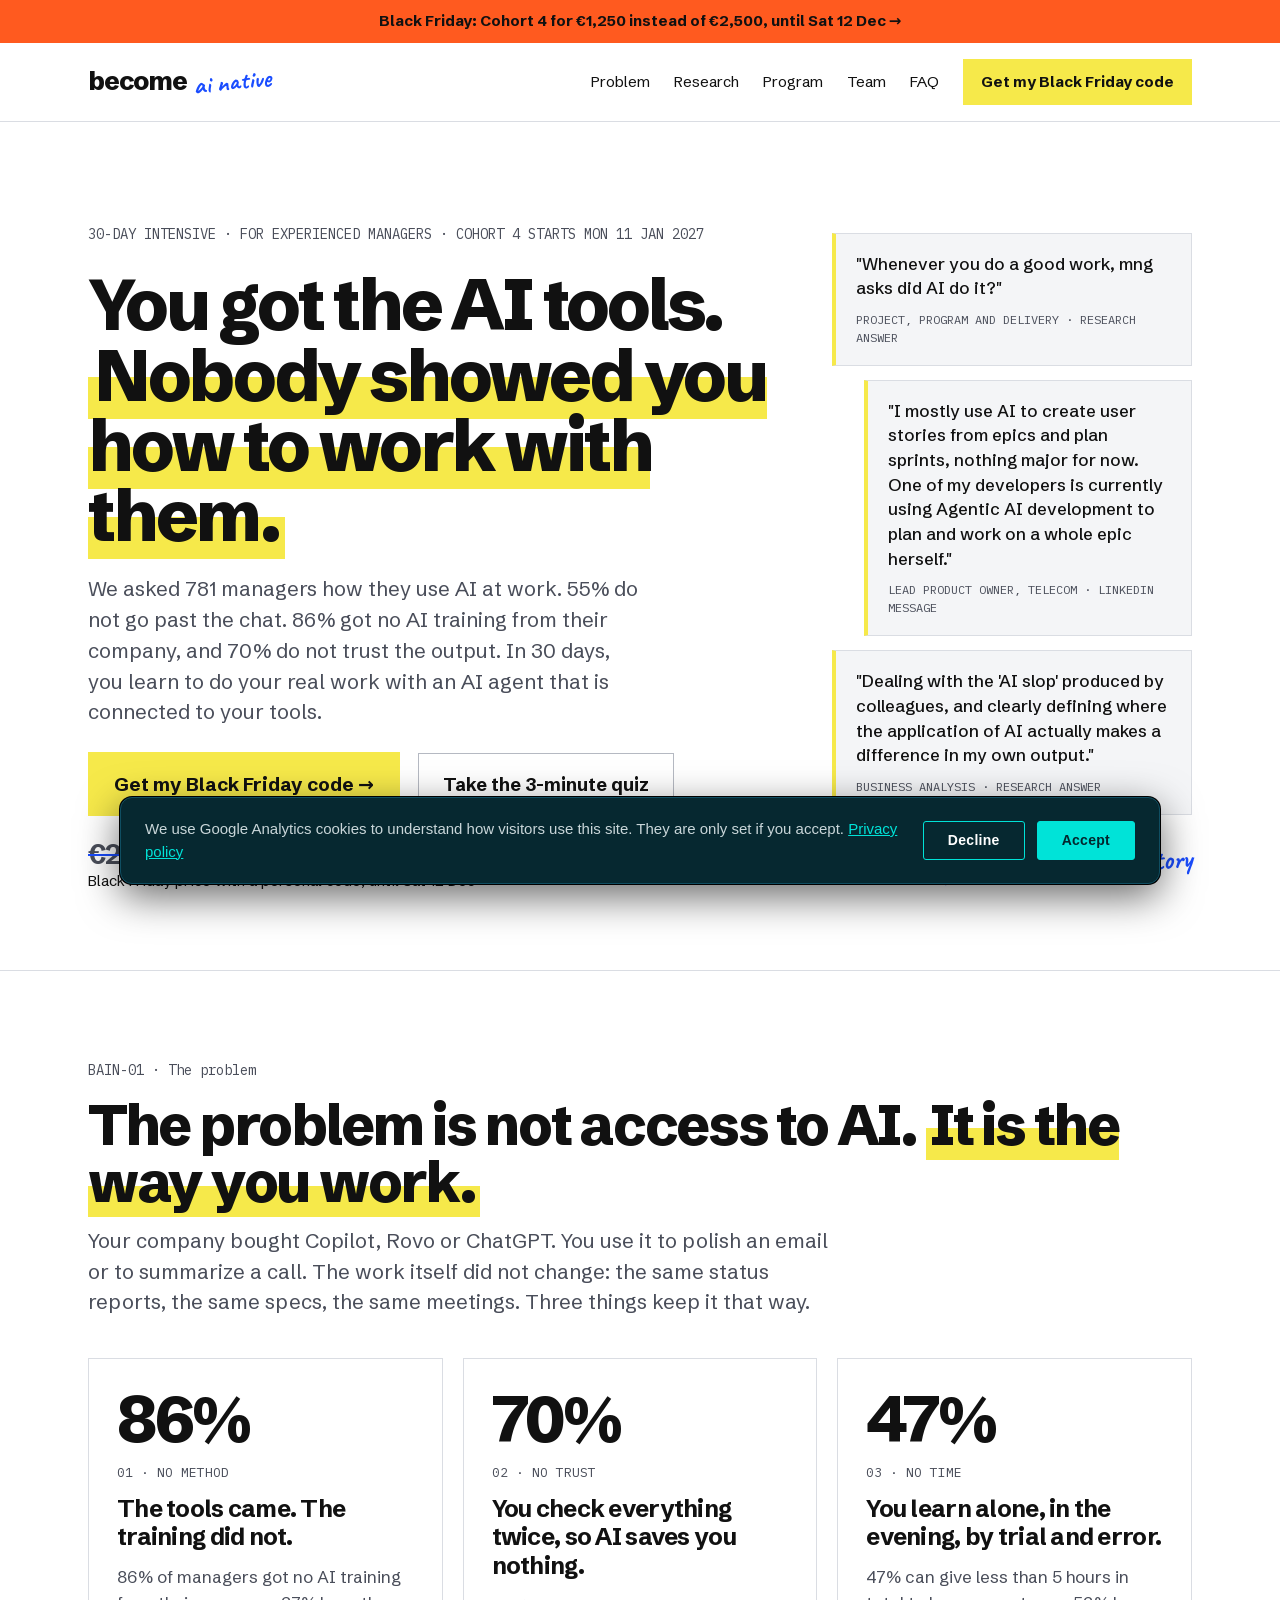
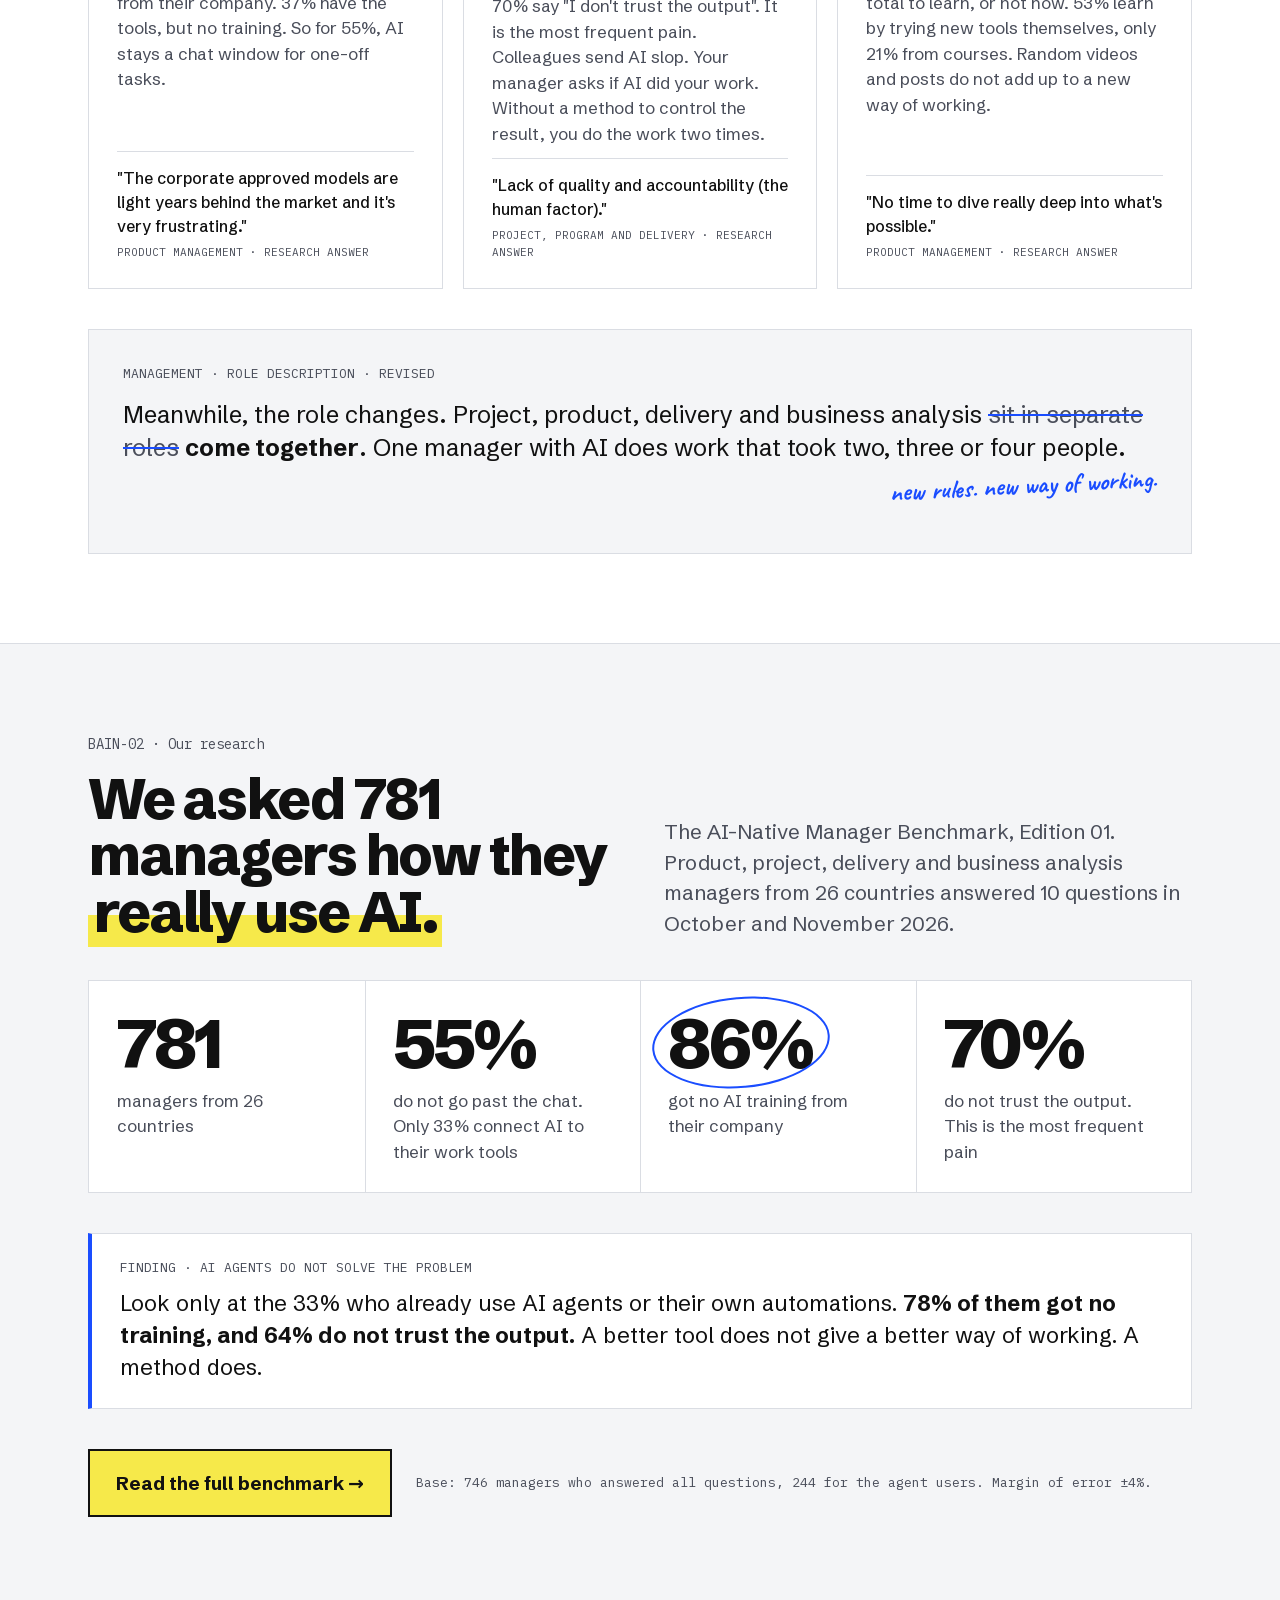
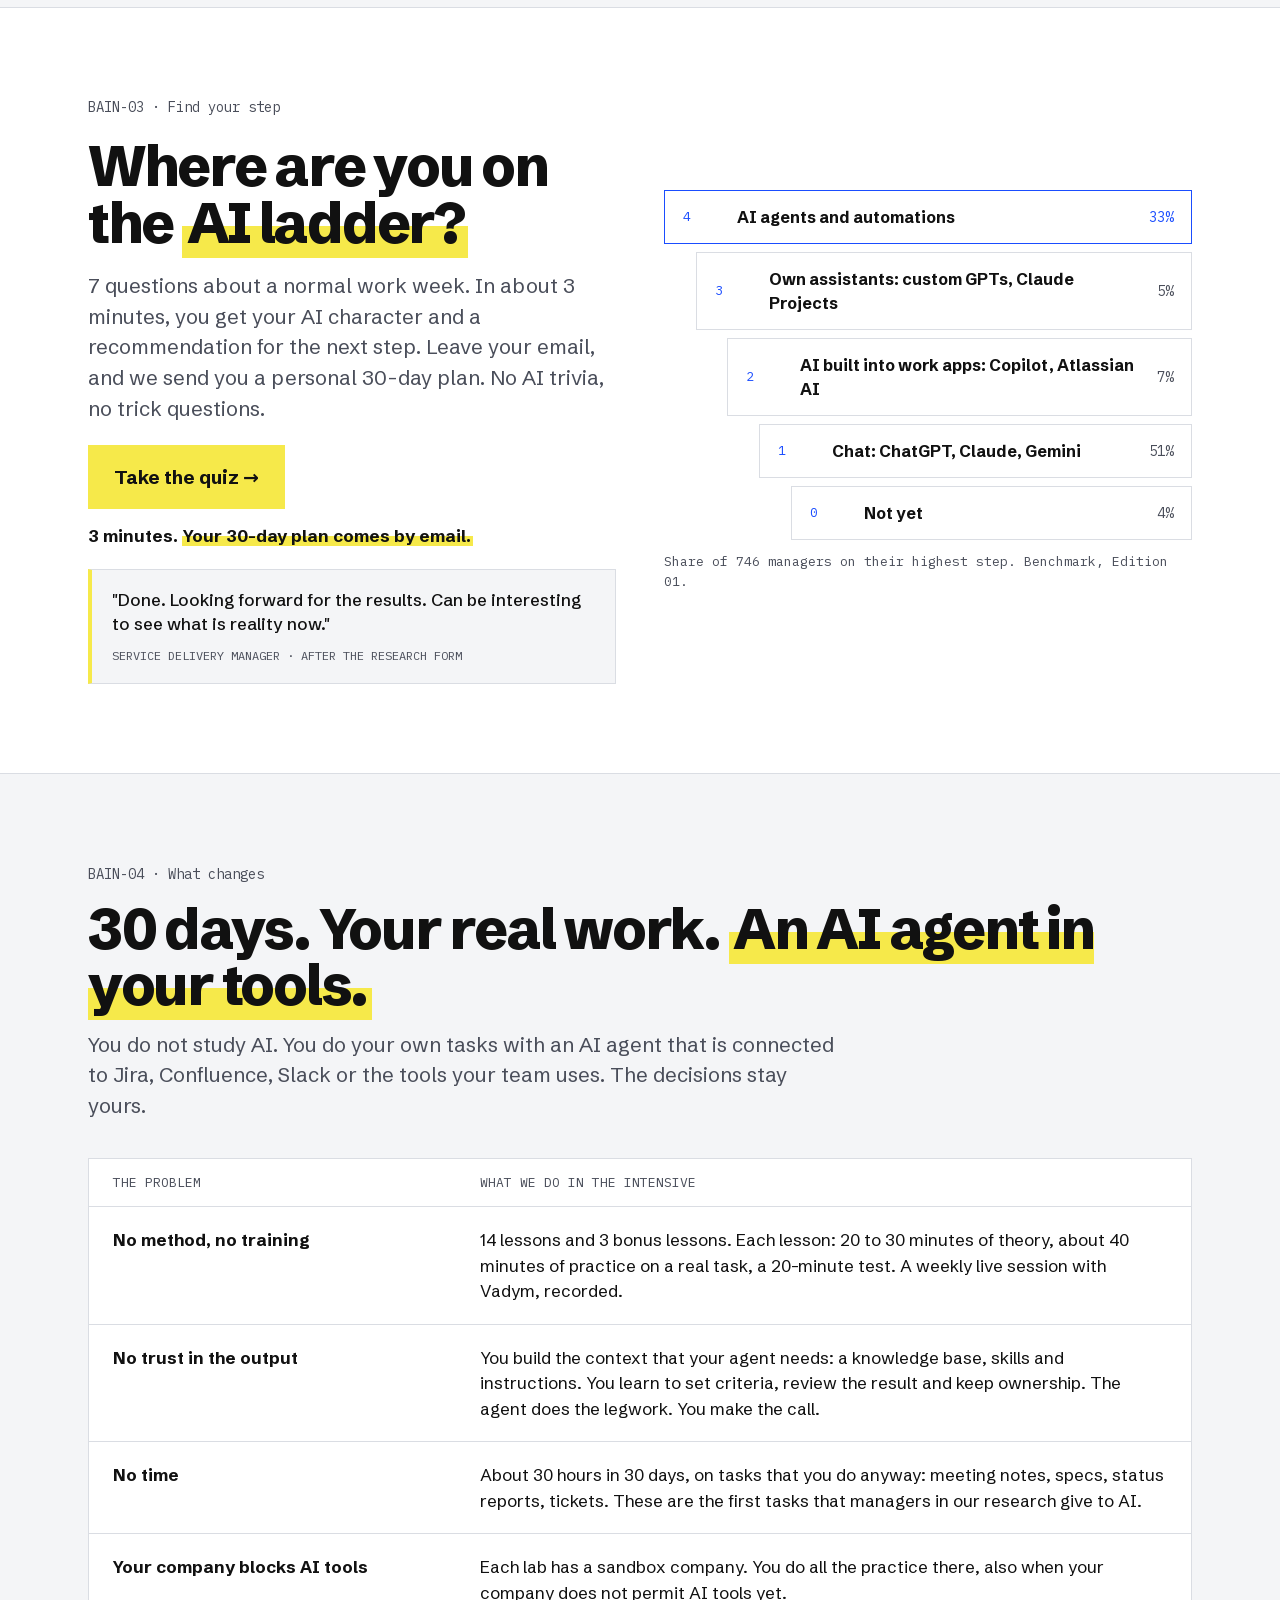
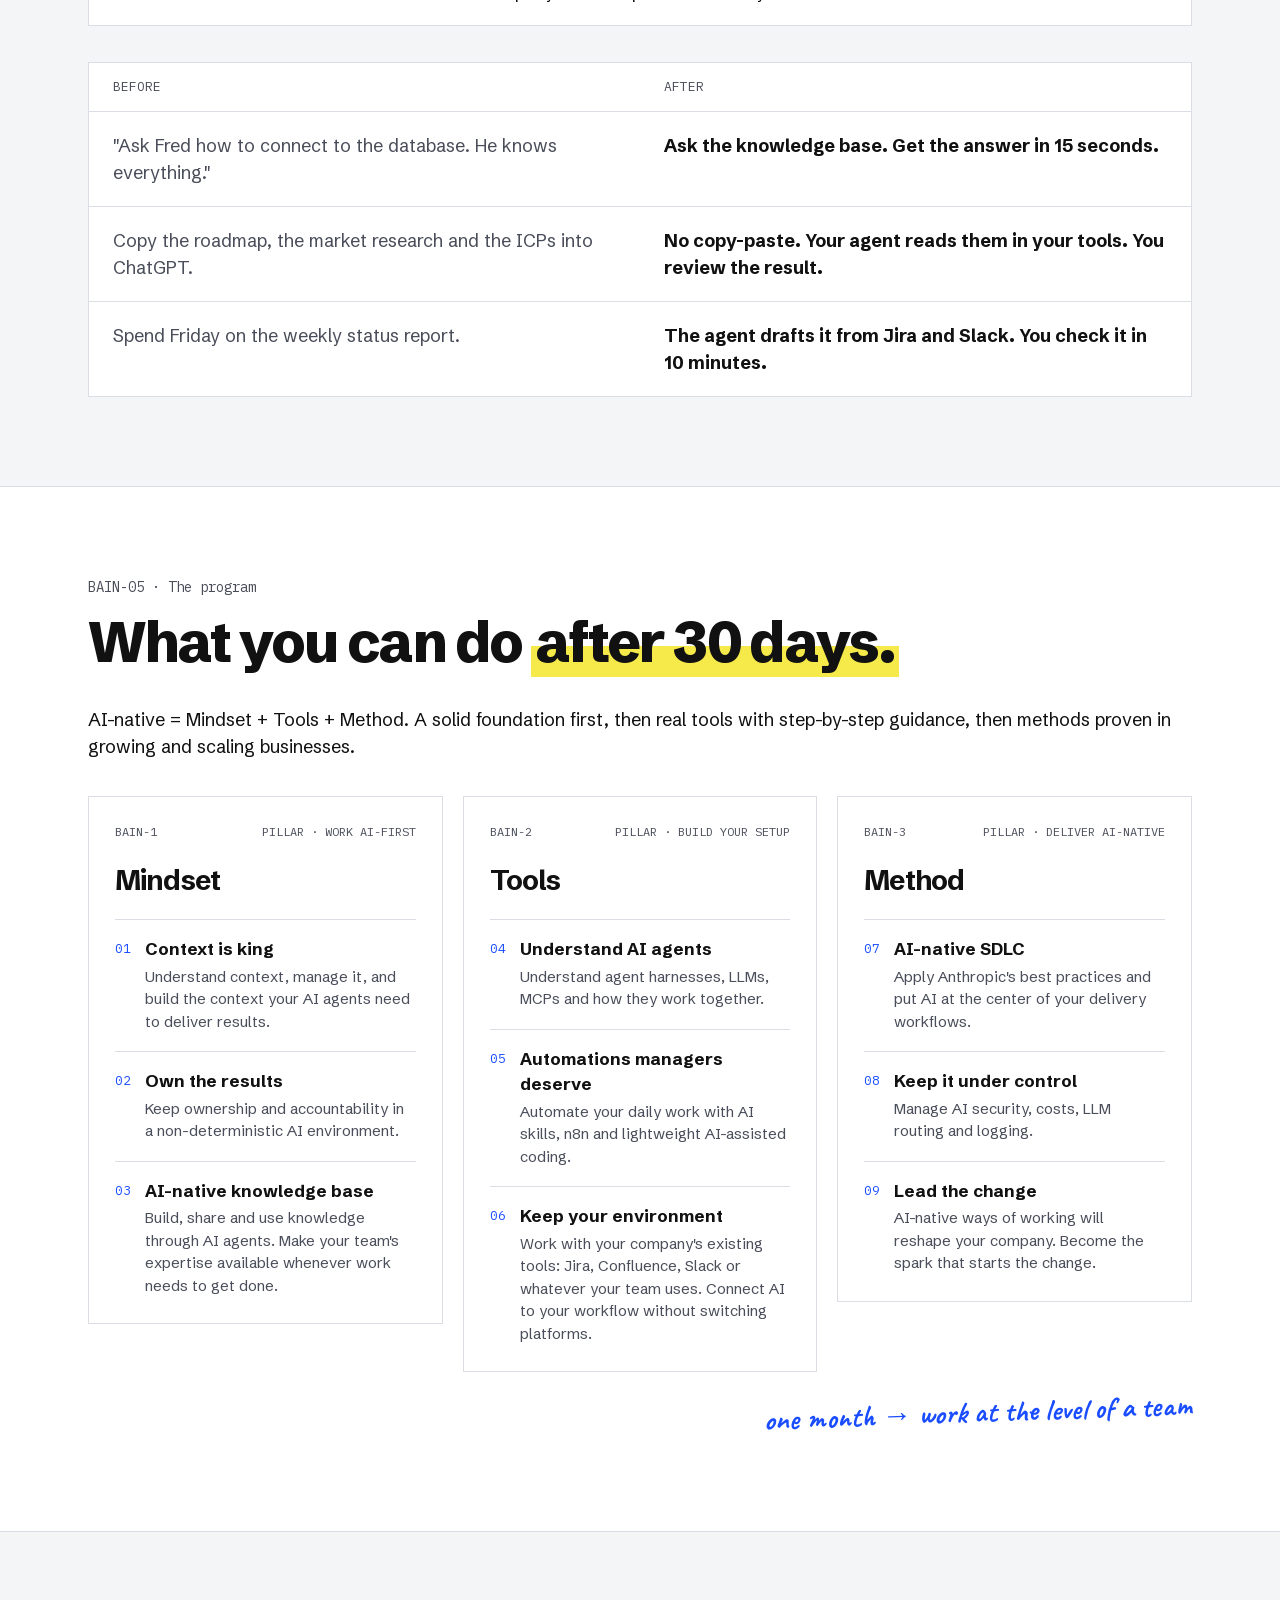
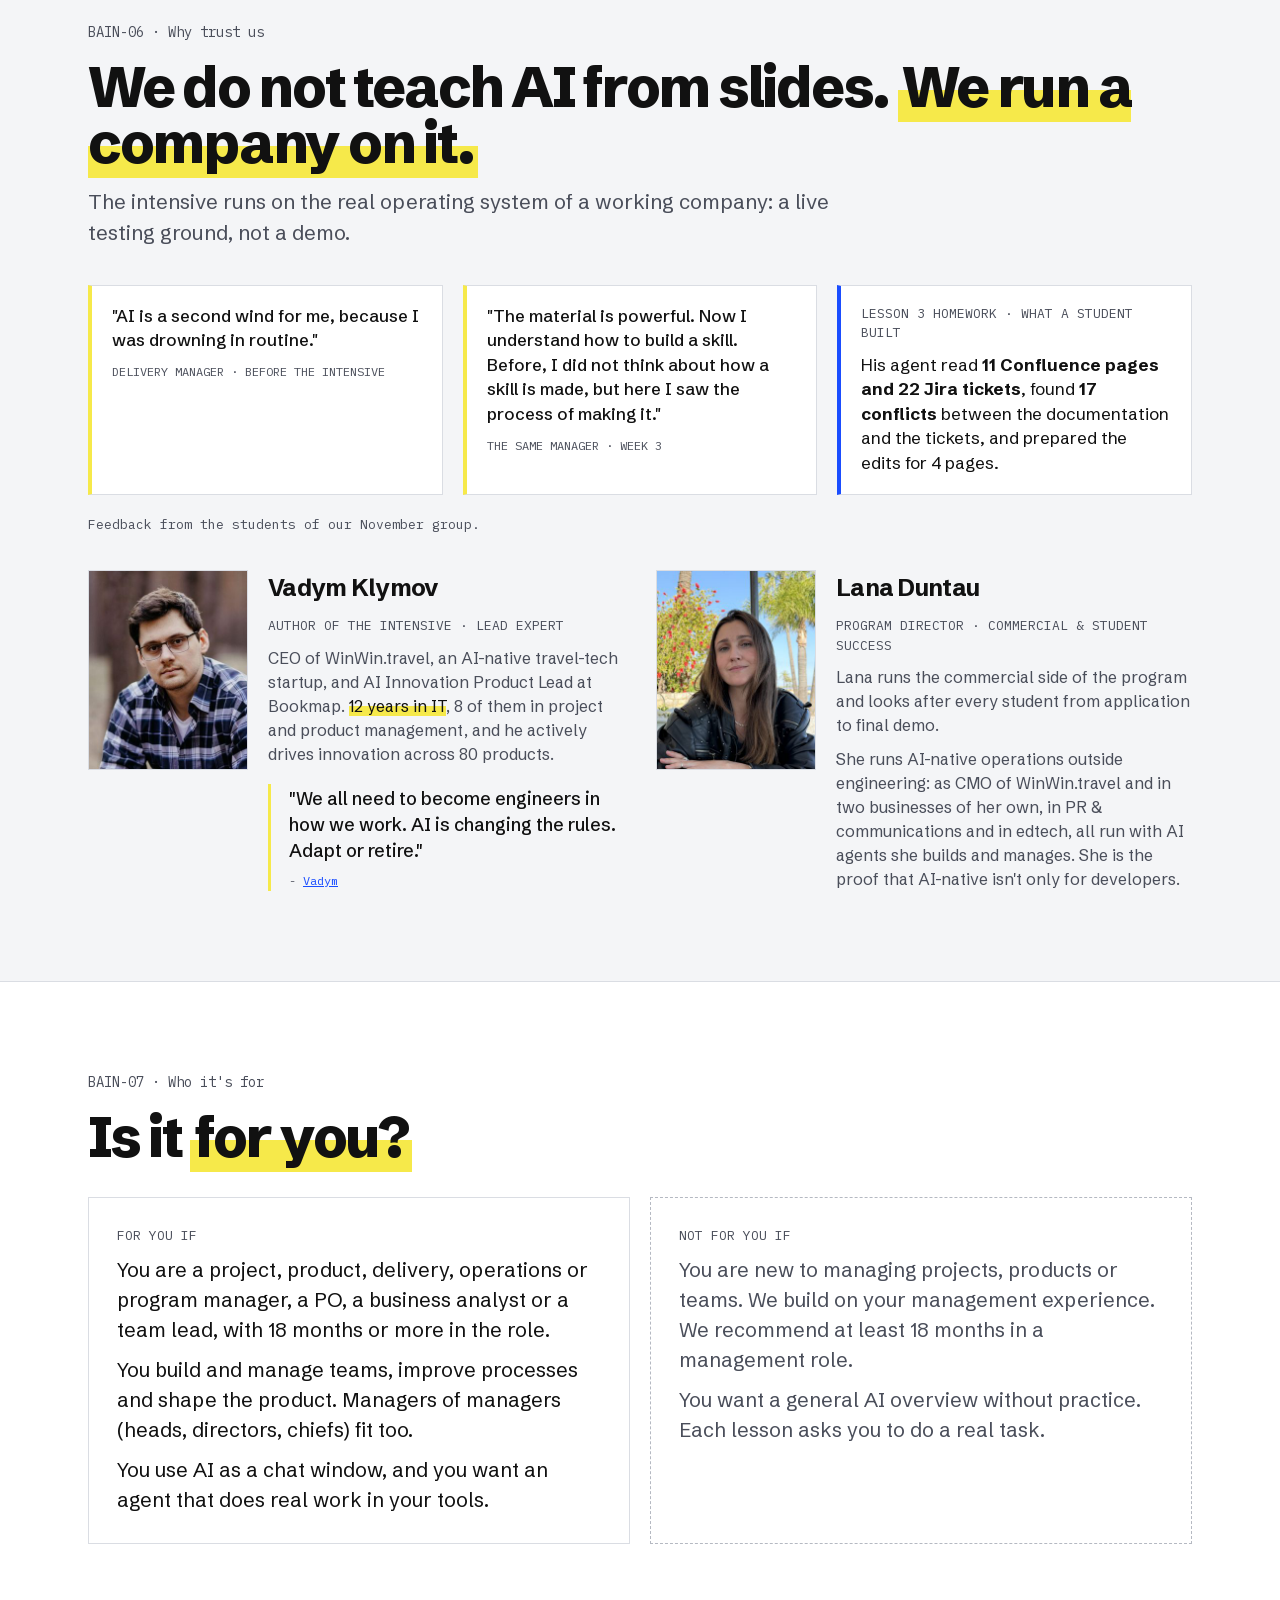
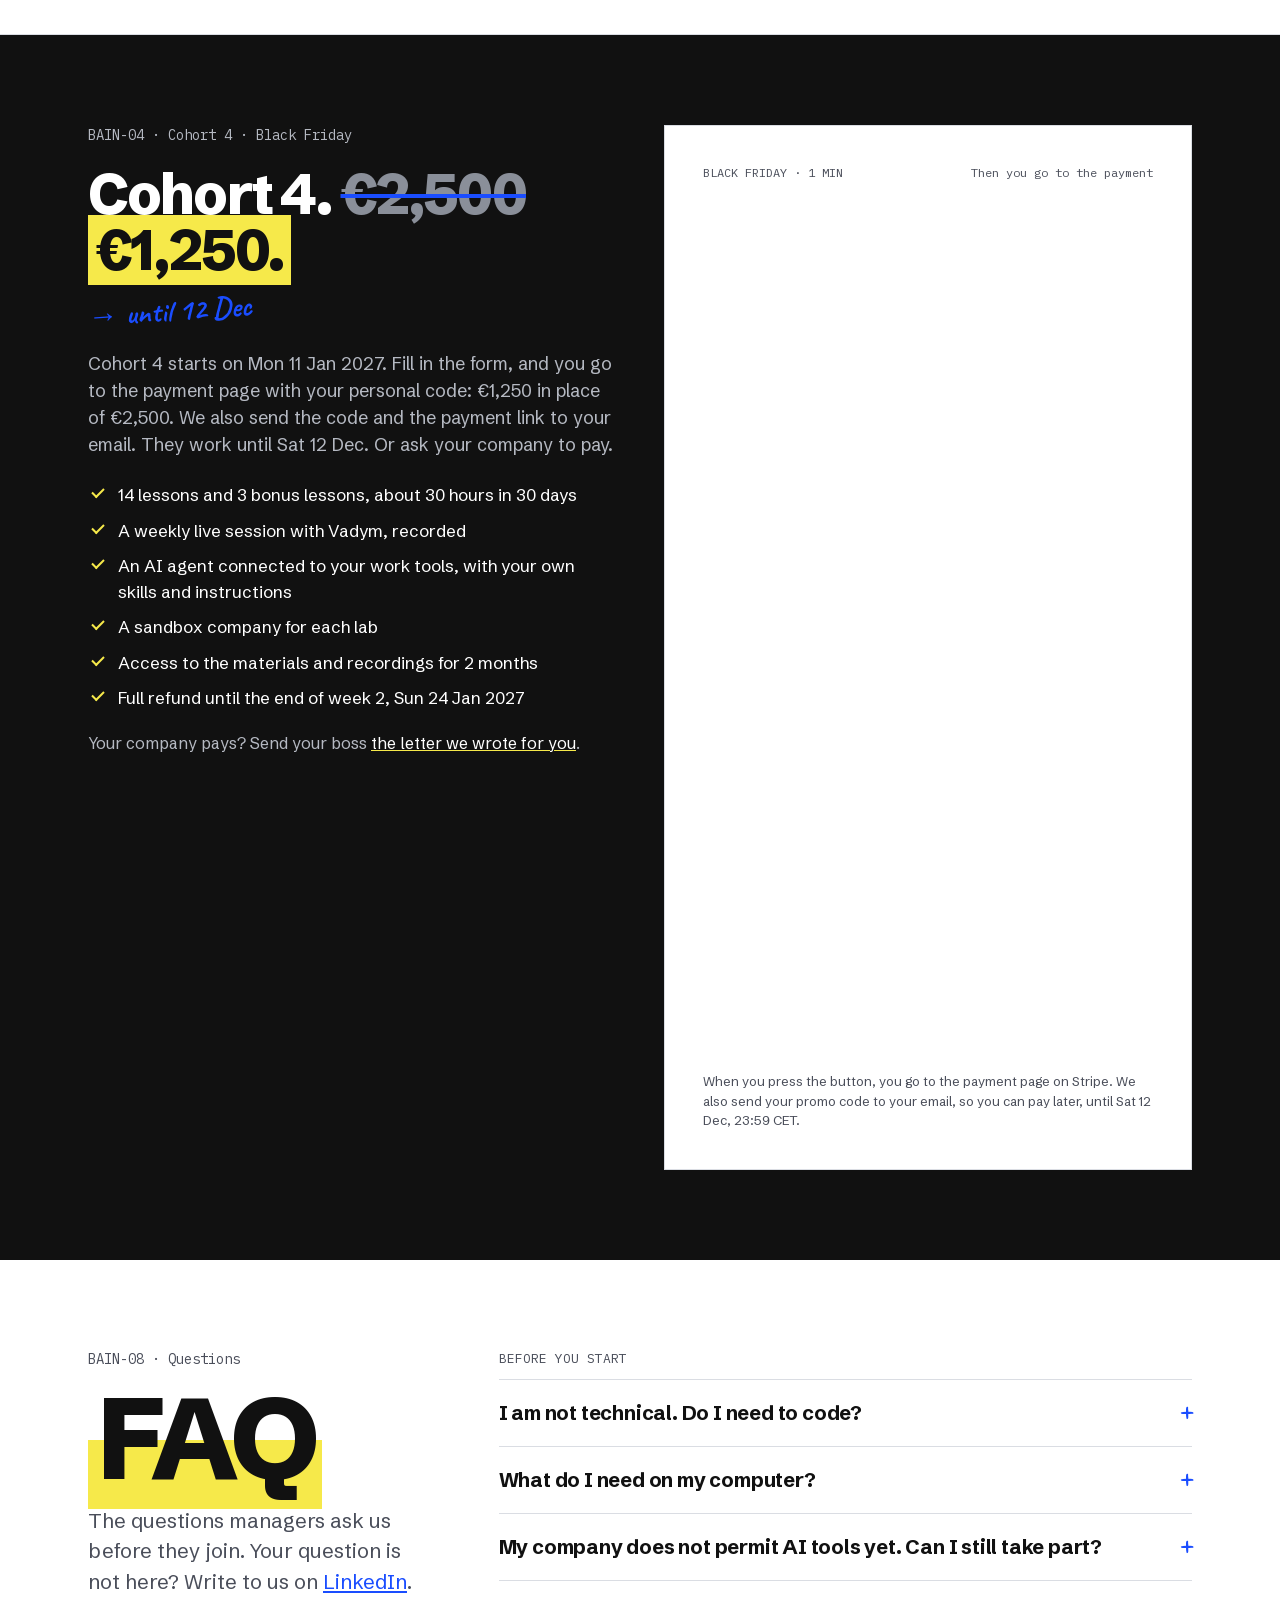
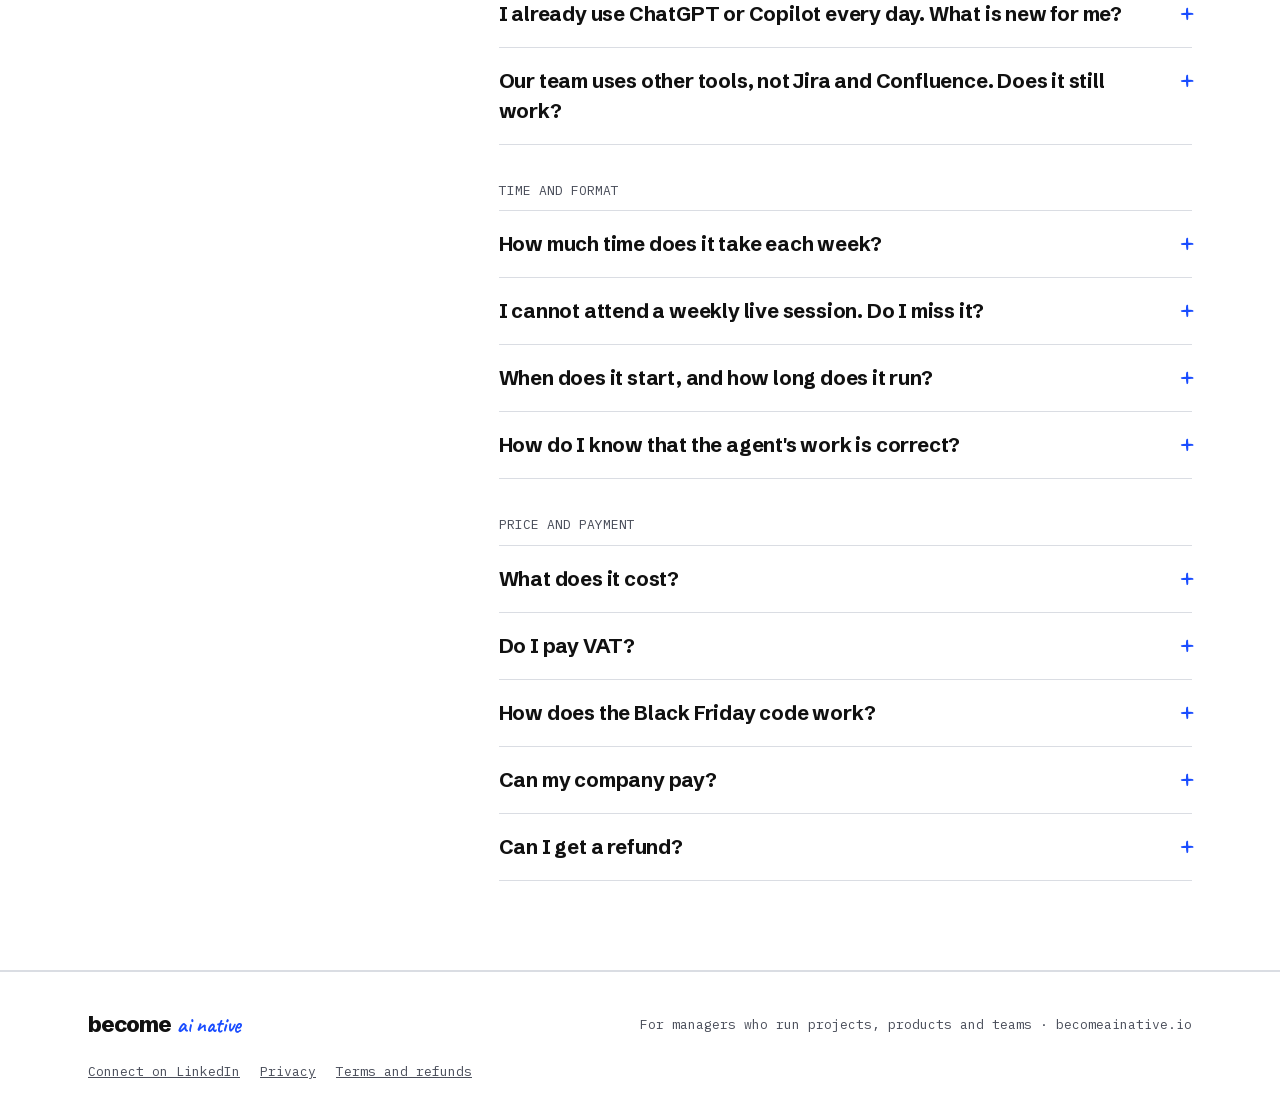
<file: index.html>
<!doctype html>
<html lang="en" class="bf">
<head>
<meta charset="utf-8">
<meta name="viewport" content="width=device-width, initial-scale=1">
<title>Become AI Native - Cohort 4</title>
<meta name="description" content="781 managers told us the same thing: the AI tools are there, the training, the time and the trust are not. A 30-day intensive where experienced managers learn to do their real work with an AI agent connected to their tools.">
<link rel="canonical" href="https://becomeainative.io/">
<!-- Open Graph / Twitter card -->
<meta property="og:type" content="website">
<meta property="og:site_name" content="Become AI Native">
<meta property="og:title" content="Become AI Native - Cohort 4">
<meta property="og:description" content="781 managers told us the same thing: the AI tools are there, the training, the time and the trust are not. A 30-day intensive for experienced managers.">
<meta property="og:url" content="https://becomeainative.io/">
<meta name="twitter:card" content="summary">
<meta name="twitter:title" content="Become AI Native - Cohort 4">
<meta name="twitter:description" content="781 managers told us the same thing: the AI tools are there, the training, the time and the trust are not. A 30-day intensive for experienced managers.">
<link rel="icon" type="image/svg+xml" href="/shared/favicon.svg?v=2">
<!-- Google Analytics 4 + cookie consent (gtag.js loads only after Accept) -->
<link rel="stylesheet" href="/shared/consent.css">
<script src="/shared/consent.js?v=4"></script>
<link rel="preload" href="/shared/fonts/schibsted-grotesk-latin.woff2" as="font" type="font/woff2" crossorigin>
<link rel="stylesheet" href="/shared/site.css?v=24">
</head>
<body>

<!-- Black Friday banner (remove on Sun 13 Dec 2026) -->
<a href="#apply" class="bf-banner" data-bf>Black Friday: Cohort 4 for €1,250 instead of €2,500, until Sat 12 Dec →</a>

<!-- ================= HEADER ================= -->
<header class="header">
  <div class="container">
    <a href="#top" class="logo" aria-label="Become AI Native, home">
      <span class="logo__word">become</span>
      <span class="logo__track">ai native</span>
    </a>
    <nav class="nav" aria-label="Main">
      <a href="#problem">Problem</a>
      <a href="#research">Research</a>
      <a href="#program">Program</a>
      <a href="#team">Team</a>
      <a href="#faq">FAQ</a>
      <a href="#apply" class="btn" data-bf>Get my Black Friday code</a>
      <a href="#apply" class="btn" data-bf-off>Apply for Cohort <span data-cohort>4</span></a>
    </nav>
  </div>
</header>

<main>

<!-- ================= HERO: the problem in their words ================= -->
<section id="top" class="section hero hero--voices">
  <div class="container">
    <div class="hero__text">
      <div class="label">30-DAY INTENSIVE · FOR EXPERIENCED MANAGERS · COHORT <span data-cohort>4</span> STARTS <span data-cohort-start>MON 11 JAN 2027</span></div>
      <h1 class="hero__title">You got the AI tools. <span class="hl">Nobody showed you how to work with them.</span></h1>
      <p class="hero__lead">We asked 781 managers how they use AI at work. 55% do not go past the chat. 86% got no AI training from their company, and 70% do not trust the output. In 30 days, you learn to do your real work with an AI agent that is connected to your tools.</p>
      <div class="hero__cta">
        <a href="#apply" class="btn btn--lg" data-bf>Get my Black Friday code →</a>
        <a href="#apply" class="btn btn--lg" data-bf-off>Apply for Cohort <span data-cohort>4</span> →</a>
        <a href="https://form.becomeainative.io/quiz?source=website" class="btn-ghost btn-ghost--lg" data-pass-params data-track="quiz_click" data-track-location="hero" target="_blank" rel="noopener">Take the 3-minute quiz</a>
      </div>
      <div class="price" data-bf><span class="price__amount"><s class="strike">€2,500</s> €1,250</span><small>Black Friday price with a personal code, until Sat 12 Dec</small></div>
    </div>

    <div class="voices" aria-label="What managers told us">
      <!-- Real words, no names. Research answers show the role group only (report rules).
           LinkedIn messages show the role and the industry only. -->
      <figure class="voice">
        <blockquote>"Whenever you do a good work, mng asks did AI do it?"</blockquote>
        <figcaption>PROJECT, PROGRAM AND DELIVERY · RESEARCH ANSWER</figcaption>
      </figure>
      <figure class="voice">
        <blockquote>"I mostly use AI to create user stories from epics and plan sprints, nothing major for now. One of my developers is currently using Agentic AI development to plan and work on a whole epic herself."</blockquote>
        <figcaption>LEAD PRODUCT OWNER, TELECOM · LINKEDIN MESSAGE</figcaption>
      </figure>
      <figure class="voice">
        <blockquote>"Dealing with the 'AI slop' produced by colleagues, and clearly defining where the application of AI actually makes a difference in my own output."</blockquote>
        <figcaption>BUSINESS ANALYSIS · RESEARCH ANSWER</figcaption>
      </figure>
      <div class="hand voices__note" aria-hidden="true">→ 781 managers, same story</div>
    </div>
  </div>
</section>

<!-- ================= THE PROBLEM ================= -->
<section id="problem" class="section">
  <div class="container stack" style="gap:40px">
    <div class="stack" style="gap:16px">
      <div class="label">BAIN-01 · The problem</div>
      <h2 class="h2">The problem is not access to AI. <span class="hl hl--tall">It is the way you work.</span></h2>
      <p class="section__lead">Your company bought Copilot, Rovo or ChatGPT. You use it to polish an email or to summarize a call. The work itself did not change: the same status reports, the same specs, the same meetings. Three things keep it that way.</p>
    </div>

    <div class="grid grid--3">
      <div class="card problem-card">
        <div class="problem-card__num">86%</div>
        <span class="label label--sm">01 · NO METHOD</span>
        <h3 class="card__title">The tools came. The training did not.</h3>
        <p>86% of managers got no AI training from their company. 37% have the tools, but no training. So for 55%, AI stays a chat window for one-off tasks.</p>
        <p class="problem-card__quote">"The corporate approved models are light years behind the market and it's very frustrating."<span>PRODUCT MANAGEMENT · RESEARCH ANSWER</span></p>
      </div>
      <div class="card problem-card">
        <div class="problem-card__num">70%</div>
        <span class="label label--sm">02 · NO TRUST</span>
        <h3 class="card__title">You check everything twice, so AI saves you nothing.</h3>
        <p>70% say "I don't trust the output". It is the most frequent pain. Colleagues send AI slop. Your manager asks if AI did your work. Without a method to control the result, you do the work two times.</p>
        <p class="problem-card__quote">"Lack of quality and accountability (the human factor)."<span>PROJECT, PROGRAM AND DELIVERY · RESEARCH ANSWER</span></p>
      </div>
      <div class="card problem-card">
        <div class="problem-card__num">47%</div>
        <span class="label label--sm">03 · NO TIME</span>
        <h3 class="card__title">You learn alone, in the evening, by trial and error.</h3>
        <p>47% can give less than 5 hours in total to learn, or not now. 53% learn by trying new tools themselves, only 21% from courses. Random videos and posts do not add up to a new way of working.</p>
        <p class="problem-card__quote">"No time to dive really deep into what's possible."<span>PRODUCT MANAGEMENT · RESEARCH ANSWER</span></p>
      </div>
    </div>

    <div class="ticket shift">
      <div class="label label--sm">MANAGEMENT · ROLE DESCRIPTION · REVISED</div>
      <p class="shift__text">Meanwhile, the role changes. Project, product, delivery and business analysis <span class="strike">sit in separate roles</span> <b>come together</b>. One manager with AI does work that took two, three or four people.</p>
      <div class="hand shift__note" aria-hidden="true">new rules. new way of working.</div>
    </div>
  </div>
</section>

<!-- ================= RESEARCH ================= -->
<section id="research" class="section section--desk">
  <div class="container stack" style="gap:40px">
    <div class="split split--head">
      <div class="stack" style="gap:16px">
        <div class="label">BAIN-02 · Our research</div>
        <h2 class="h2">We asked 781 managers how they <span class="hl hl--tall">really use AI.</span></h2>
      </div>
      <p class="section__lead">The AI-Native Manager Benchmark, Edition 01. Product, project, delivery and business analysis managers from 26 countries answered 10 questions in October and November 2026.</p>
    </div>

    <div class="stats">
      <div class="stat">
        <div class="stat__num">781</div>
        <p>managers from 26 countries</p>
      </div>
      <div class="stat">
        <div class="stat__num">55%</div>
        <p>do not go past the chat. Only 33% connect AI to their work tools</p>
      </div>
      <div class="stat">
        <div class="stat__num stat__num--circle">86%</div>
        <p>got no AI training from their company</p>
      </div>
      <div class="stat">
        <div class="stat__num">70%</div>
        <p>do not trust the output. This is the most frequent pain</p>
      </div>
    </div>

    <div class="finding">
      <span class="label label--sm">FINDING · AI AGENTS DO NOT SOLVE THE PROBLEM</span>
      <p>Look only at the 33% who already use AI agents or their own automations. <b>78% of them got no training, and 64% do not trust the output.</b> A better tool does not give a better way of working. A method does.</p>
    </div>

    <div class="research__cta">
      <a href="/benchmark/" class="btn btn--lg btn--invert" data-pass-params target="_blank" rel="noopener">Read the full benchmark →</a>
      <span class="label label--sm">Base: 746 managers who answered all questions, 244 for the agent users. Margin of error ±4%.</span>
    </div>
  </div>
</section>

<!-- ================= QUIZ ================= -->
<section id="quiz" class="section">
  <div class="container split">
    <div class="stack">
      <div class="label">BAIN-03 · Find your step</div>
      <h2 class="h2">Where are you on the <span class="hl hl--tall">AI ladder?</span></h2>
      <p class="section__lead">7 questions about a normal work week. In about 3 minutes, you get your AI character and a recommendation for the next step. Leave your email, and we send you a personal 30-day plan. No AI trivia, no trick questions.</p>
      <div class="quiz__cta">
        <a href="https://form.becomeainative.io/quiz?source=website" class="btn btn--lg" data-pass-params data-track="quiz_click" data-track-location="quiz section" target="_blank" rel="noopener">Take the quiz →</a>
        <span class="quiz__note">3 minutes. <span class="hl">Your 30-day plan comes by email.</span></span>
      </div>
      <!-- TODO: add one reaction to the quiz or the personal plan here when we have it. Real, consented quotes only. -->
      <figure class="voice voice--flat">
        <blockquote>"Done. Looking forward for the results. Can be interesting to see what is reality now."</blockquote>
        <figcaption>SERVICE DELIVERY MANAGER · AFTER THE RESEARCH FORM</figcaption>
      </figure>
    </div>

    <ol class="ladder" aria-label="The AI ladder, share of 746 managers on each step">
      <li class="ladder__step"><span class="ladder__n">4</span><span class="ladder__name">AI agents and automations</span><span class="ladder__pct">33%</span></li>
      <li class="ladder__step"><span class="ladder__n">3</span><span class="ladder__name">Own assistants: custom GPTs, Claude Projects</span><span class="ladder__pct">5%</span></li>
      <li class="ladder__step"><span class="ladder__n">2</span><span class="ladder__name">AI built into work apps: Copilot, Atlassian AI</span><span class="ladder__pct">7%</span></li>
      <li class="ladder__step"><span class="ladder__n">1</span><span class="ladder__name">Chat: ChatGPT, Claude, Gemini</span><span class="ladder__pct">51%</span></li>
      <li class="ladder__step"><span class="ladder__n">0</span><span class="ladder__name">Not yet</span><span class="ladder__pct">4%</span></li>
      <li class="ladder__foot label label--sm">Share of 746 managers on their highest step. Benchmark, Edition 01.</li>
    </ol>
  </div>
</section>

<!-- ================= WHAT WE SOLVE ================= -->
<section id="solution" class="section section--desk method">
  <div class="container">
    <div class="stack" style="gap:16px">
      <div class="label">BAIN-04 · What changes</div>
      <h2 class="h2">30 days. Your real work. <span class="hl hl--tall">An AI agent in your tools.</span></h2>
      <p class="section__lead">You do not study AI. You do your own tasks with an AI agent that is connected to Jira, Confluence, Slack or the tools your team uses. The decisions stay yours.</p>
    </div>

    <div class="solve">
      <div class="solve__row solve__head"><div>THE PROBLEM</div><div>WHAT WE DO IN THE INTENSIVE</div></div>
      <div class="solve__row">
        <div class="solve__problem">No method, no training</div>
        <div>14 lessons and 3 bonus lessons. Each lesson: 20 to 30 minutes of theory, about 40 minutes of practice on a real task, a 20-minute test. A weekly live session with Vadym, recorded.</div>
      </div>
      <div class="solve__row">
        <div class="solve__problem">No trust in the output</div>
        <div>You build the context that your agent needs: a knowledge base, skills and instructions. You learn to set criteria, review the result and keep ownership. The agent does the legwork. You make the call.</div>
      </div>
      <div class="solve__row">
        <div class="solve__problem">No time</div>
        <div>About 30 hours in 30 days, on tasks that you do anyway: meeting notes, specs, status reports, tickets. These are the first tasks that managers in our research give to AI.</div>
      </div>
      <div class="solve__row">
        <div class="solve__problem">Your company blocks AI tools</div>
        <div>Each lab has a sandbox company. You do all the practice there, also when your company does not permit AI tools yet.</div>
      </div>
    </div>

    <div class="diff">
      <div class="diff__row diff__head"><div>BEFORE</div><div>AFTER</div></div>
      <div class="diff__row">
        <div class="strike">"Ask Fred how to connect to the database. He knows everything."</div>
        <div class="diff__after">Ask the knowledge base. Get the answer in 15 seconds.</div>
      </div>
      <div class="diff__row">
        <div class="strike">Copy the roadmap, the market research and the ICPs into ChatGPT.</div>
        <div class="diff__after">No copy-paste. Your agent reads them in your tools. You review the result.</div>
      </div>
      <div class="diff__row">
        <div class="strike">Spend Friday on the weekly status report.</div>
        <div class="diff__after">The agent drafts it from Jira and Slack. You check it in 10 minutes.</div>
      </div>
    </div>
  </div>
</section>

<!-- ================= PROGRAM ================= -->
<section id="program" class="section program">
  <div class="container">
    <div class="program__head">
      <div class="stack" style="gap:16px">
        <div class="label">BAIN-05 · The program</div>
        <h2 class="h2">What you can do <span class="hl hl--tall">after 30 days.</span></h2>
      </div>
    </div>
    <p class="program__intro">AI-native = Mindset + Tools + Method. A solid foundation first, then real tools with step-by-step guidance, then methods proven in growing and scaling businesses.</p>

    <div class="grid grid--pillars">
      <div class="pillar">
        <div class="pillar__meta"><span>BAIN-1</span><span>PILLAR · WORK AI-FIRST</span></div>
        <div class="pillar__title">Mindset</div>
        <div class="skill"><span class="skill__num">01</span><div class="skill__body"><b>Context is king</b><span>Understand context, manage it, and build the context your AI agents need to deliver results.</span></div></div>
        <div class="skill"><span class="skill__num">02</span><div class="skill__body"><b>Own the results</b><span>Keep ownership and accountability in a non-deterministic AI environment.</span></div></div>
        <div class="skill"><span class="skill__num">03</span><div class="skill__body"><b>AI-native knowledge base</b><span>Build, share and use knowledge through AI agents. Make your team's expertise available whenever work needs to get done.</span></div></div>
      </div>
      <div class="pillar">
        <div class="pillar__meta"><span>BAIN-2</span><span>PILLAR · BUILD YOUR SETUP</span></div>
        <div class="pillar__title">Tools</div>
        <div class="skill"><span class="skill__num">04</span><div class="skill__body"><b>Understand AI agents</b><span>Understand agent harnesses, LLMs, MCPs and how they work together.</span></div></div>
        <div class="skill"><span class="skill__num">05</span><div class="skill__body"><b>Automations managers deserve</b><span>Automate your daily work with AI skills, n8n and lightweight AI-assisted coding.</span></div></div>
        <div class="skill"><span class="skill__num">06</span><div class="skill__body"><b>Keep your environment</b><span>Work with your company's existing tools: Jira, Confluence, Slack or whatever your team uses. Connect AI to your workflow without switching platforms.</span></div></div>
      </div>
      <div class="pillar">
        <div class="pillar__meta"><span>BAIN-3</span><span>PILLAR · DELIVER AI-NATIVE</span></div>
        <div class="pillar__title">Method</div>
        <div class="skill"><span class="skill__num">07</span><div class="skill__body"><b>AI-native SDLC</b><span>Apply Anthropic's best practices and put AI at the center of your delivery workflows.</span></div></div>
        <div class="skill"><span class="skill__num">08</span><div class="skill__body"><b>Keep it under control</b><span>Manage AI security, costs, LLM routing and logging.</span></div></div>
        <div class="skill"><span class="skill__num">09</span><div class="skill__body"><b>Lead the change</b><span>AI-native ways of working will reshape your company. Become the spark that starts the change.</span></div></div>
      </div>
    </div>

    <div class="hand program__note">one month → work at the level of a team</div>
  </div>
</section>

<!-- ================= PROOF + TEAM ================= -->
<section id="team" class="section section--desk team">
  <div class="container">
    <div class="stack" style="gap:16px">
      <div class="label">BAIN-06 · Why trust us</div>
      <h2 class="h2">We do not teach AI from slides. <span class="hl hl--tall">We run a company on it.</span></h2>
      <p class="section__lead">The intensive runs on the real operating system of a working company: a live testing ground, not a demo.</p>
    </div>

    <!-- Student feedback. No consent yet (decisions.md, 1 Nov 2026): anonymous, role only.
         Replace with named quotes after the consent form. Do not say that the November group
         had free places (decisions.md, 26 Nov 2026). -->
    <div class="testimonials">
      <figure class="voice voice--flat">
        <blockquote>"AI is a second wind for me, because I was drowning in routine."</blockquote>
        <figcaption>DELIVERY MANAGER · BEFORE THE INTENSIVE</figcaption>
      </figure>
      <figure class="voice voice--flat">
        <blockquote>"The material is powerful. Now I understand how to build a skill. Before, I did not think about how a skill is made, but here I saw the process of making it."</blockquote>
        <figcaption>THE SAME MANAGER · WEEK 3</figcaption>
      </figure>
      <div class="result-card">
        <span class="label label--sm">LESSON 3 HOMEWORK · WHAT A STUDENT BUILT</span>
        <p>His agent read <b>11 Confluence pages and 22 Jira tickets</b>, found <b>17 conflicts</b> between the documentation and the tickets, and prepared the edits for 4 pages.</p>
      </div>
    </div>
    <p class="label label--sm testimonials__note">Feedback from the students of our November group.</p>

    <div class="people">
      <div class="person">
        <img class="person__photo" src="/shared/img/vadym.jpg" alt="Vadym Klymov" width="160" height="200" loading="lazy">
        <div class="person__body">
          <div class="person__name">Vadym Klymov</div>
          <div class="label label--sm">AUTHOR OF THE INTENSIVE · LEAD EXPERT</div>
          <p class="person__bio">CEO of WinWin.travel, an AI-native travel-tech startup, and AI Innovation Product Lead at Bookmap. <span class="hl person__hl">12 years in IT</span>, 8 of them in project and product management, and he actively drives innovation across 80 products.</p>
          <blockquote class="quote">
            "We all need to become engineers in how we work. AI is changing the rules. Adapt or retire."
            <footer>- <a href="https://www.linkedin.com/in/vadym-klymov/" target="_blank" rel="noopener">Vadym</a></footer>
          </blockquote>
        </div>
      </div>
      <div class="person">
        <img class="person__photo" src="/shared/img/lana.jpg" alt="Lana Duntau" width="160" height="200" loading="lazy">
        <div class="person__body">
          <div class="person__name">Lana Duntau</div>
          <div class="label label--sm">PROGRAM DIRECTOR · COMMERCIAL &amp; STUDENT SUCCESS</div>
          <p class="person__bio">Lana runs the commercial side of the program and looks after every student from application to final demo.</p>
          <p class="person__bio">She runs AI-native operations outside engineering: as CMO of WinWin.travel and in two businesses of her own, in PR &amp; communications and in edtech, all run with AI agents she builds and manages. She is the proof that AI-native isn't only for developers.</p>
        </div>
      </div>
    </div>
  </div>
</section>

<!-- ================= WHO IT IS FOR ================= -->
<section id="who-its-for" class="section">
  <div class="container stack" style="gap:32px">
    <div class="stack" style="gap:16px">
      <div class="label">BAIN-07 · Who it's for</div>
      <h2 class="h2">Is it <span class="hl hl--tall">for you?</span></h2>
    </div>
    <div class="grid">
      <div class="card">
        <span class="label label--sm">FOR YOU IF</span>
        <p class="fit-text">You are a project, product, delivery, operations or program manager, a PO, a business analyst or a team lead, with 18 months or more in the role.</p>
        <p class="fit-text">You build and manage teams, improve processes and shape the product. Managers of managers (heads, directors, chiefs) fit too.</p>
        <p class="fit-text">You use AI as a chat window, and you want an agent that does real work in your tools.</p>
      </div>
      <div class="card card--dashed">
        <span class="label label--sm">NOT FOR YOU IF</span>
        <p class="fit-text muted">You are new to managing projects, products or teams. We build on your management experience. We recommend at least 18 months in a management role.</p>
        <p class="fit-text muted">You want a general AI overview without practice. Each lesson asks you to do a real task.</p>
      </div>
    </div>
  </div>
</section>

<!-- ================= OFFER / APPLY ================= -->
<section id="apply" class="apply">
  <div class="container split">
    <div class="stack">
      <div class="label" data-bf><span data-cohort-code>BAIN-04</span> · Cohort <span data-cohort>4</span> · Black Friday</div>
      <div class="bf-heading" data-bf>
        <h2 class="h2">Cohort <span data-cohort>4</span>. <s class="strike">€2,500</s> <span class="bf-price">€1,250.</span></h2>
        <div class="hand bf-note" aria-hidden="true">→ until 12 Dec</div>
      </div>
      <p class="muted" data-bf>Cohort <span data-cohort>4</span> starts on <span data-cohort-start>Mon 11 Jan 2027</span>. Fill in the form, and you go to the payment page with your personal code: €1,250 in place of €2,500. We also send the code and the payment link to your email. They work until Sat 12 Dec. Or ask your company to pay.</p>
      <div class="label" data-bf-off><span data-cohort-code>BAIN-04</span> · Cohort <span data-cohort>4</span></div>
      <h2 class="h2" data-bf-off>Cohort <span data-cohort>4</span>. <span class="hl hl--tall">€2,500.</span></h2>
      <p class="muted" data-bf-off>Cohort <span data-cohort>4</span> starts on <span data-cohort-start>Mon 11 Jan 2027</span>. Thirty intensive days of your real work, done through a connected AI agent from Day 1. Places are limited and we review every application.</p>

      <ul class="offer-list">
        <li>14 lessons and 3 bonus lessons, about 30 hours in 30 days</li>
        <li>A weekly live session with Vadym, recorded</li>
        <li>An AI agent connected to your work tools, with your own skills and instructions</li>
        <li>A sandbox company for each lab</li>
        <li>Access to the materials and recordings for 2 months</li>
        <li>Full refund until the end of week 2, Sun 24 Jan 2027</li>
      </ul>
      <p class="offer-note" data-bf>Your company pays? Send your boss <a href="/letter/" target="_blank" rel="noopener">the letter we wrote for you</a>.</p>
    </div>

    <div class="form-card">
      <div class="form">
        <div class="form__meta" data-bf><span>BLACK FRIDAY · 1 MIN</span><span>Then you go to the payment</span></div>
        <div class="form__meta" data-bf-off><span>APPLICATION · 3 MIN</span><span>We reply to everyone personally</span></div>
        <!-- Tally form 4aXEqb: the Black Friday form until Sat 12 Dec 2026. Confirmation is shown inside the Tally embed. -->
        <iframe class="tally-embed" data-tally-src="https://tally.so/embed/4aXEqb?alignLeft=1&amp;hideTitle=1&amp;transparentBackground=1&amp;dynamicHeight=1&amp;page=home" loading="lazy" title="Get my Black Friday code"></iframe>
        <p class="form__note" data-bf>When you press the button, you go to the payment page on Stripe. We also send your promo code to your email, so you can pay later, until Sat 12 Dec, 23:59 CET.</p>
      </div>
    </div>
  </div>
</section>

<!-- ================= FAQ ================= -->
<section id="faq" class="section faq-section">
  <div class="container">
    <div class="faq-section__head">
      <div class="label">BAIN-08 · Questions</div>
      <h2 class="faq-section__title"><span class="hl">FAQ</span></h2>
      <p class="section__lead">The questions managers ask us before they join. Your question is not here? Write to us on <a href="https://www.linkedin.com/in/vadym-klymov/" rel="noopener" target="_blank">LinkedIn</a>.</p>
    </div>

    <div class="faq-groups">
      <div class="faq-group">
        <div class="label label--sm">BEFORE YOU START</div>
        <details class="qa">
          <summary>I am not technical. Do I need to code?</summary>
          <div class="qa__a"><p>No. You need no coding experience. If you can write a good Jira ticket, you can do this. You give instructions to the agent in plain language. We show each click: install, connect, first task.</p></div>
        </details>
        <details class="qa">
          <summary>What do I need on my computer?</summary>
          <div class="qa__a"><p>A Windows or macOS computer with administrator rights, and a paid Claude plan with Claude Code (from $20 a month). The plan is not in the price of the intensive.</p></div>
        </details>
        <details class="qa">
          <summary>My company does not permit AI tools yet. Can I still take part?</summary>
          <div class="qa__a"><p>Yes. Each lab has a sandbox company with its own tasks, documents and tools. You do all the practice there, on your own computer. When your company permits AI tools, you move the setup to your real work.</p></div>
        </details>
        <details class="qa">
          <summary>I already use ChatGPT or Copilot every day. What is new for me?</summary>
          <div class="qa__a"><p>A chat window answers one question at a time, and you copy the context into it. An AI agent works in your tools: it reads the tickets, the specs and the Slack threads, and it does a task from start to end. In our research, 78% of the managers who already use AI agents got no training. The intensive gives the method: context, skills, review and ownership.</p></div>
        </details>
        <details class="qa">
          <summary>Our team uses other tools, not Jira and Confluence. Does it still work?</summary>
          <div class="qa__a"><p>Yes. We teach the method on Jira, Confluence and Slack, and you connect the agent to the tools that your team uses: for example Notion, Linear, Google Drive or GitLab. You do not change platforms.</p></div>
        </details>
      </div>

      <div class="faq-group">
        <div class="label label--sm">TIME AND FORMAT</div>
        <details class="qa">
          <summary>How much time does it take each week?</summary>
          <div class="qa__a"><p>About 30 hours in 30 days, so about 7 to 8 hours a week. There are 14 lessons and 3 bonus lessons. Each lesson: 20 to 30 minutes of theory, about 40 minutes of practice, a 20-minute test. Most practice tasks are your real tasks, so part of the time is work that you do anyway.</p></div>
        </details>
        <details class="qa">
          <summary>I cannot attend a weekly live session. Do I miss it?</summary>
          <div class="qa__a"><p>No. Each live session is recorded. You get access to all the materials and recordings for 2 months.</p></div>
        </details>
        <details class="qa">
          <summary>When does it start, and how long does it run?</summary>
          <div class="qa__a"><p>Cohort <span data-cohort>4</span> starts on <span data-cohort-start>Mon 11 Jan 2027</span> and runs 30 days.</p></div>
        </details>
        <details class="qa">
          <summary>How do I know that the agent's work is correct?</summary>
          <div class="qa__a"><p>You learn to give the agent the right context, to set clear yes/no criteria and to review the result before it goes anywhere. The agent does not act without your approval. Ownership and accountability stay with you. This is the "Own the results" part of the program.</p></div>
        </details>
      </div>

      <div class="faq-group">
        <div class="label label--sm">PRICE AND PAYMENT</div>
        <details class="qa">
          <summary>What does it cost?</summary>
          <div class="qa__a"><p>€2,500 for the full intensive, VAT not included. <span data-bf>Until Sat 12 Dec 2026, 23:59 CET, it is €1,250 with your personal Black Friday code.</span></p></div>
        </details>
        <details class="qa">
          <summary>Do I pay VAT?</summary>
          <div class="qa__a"><p>It depends on your country and on who pays. Before you pay, the checkout shows the final price for you.</p><p>Outside the EU: no VAT.<br>A company in the EU, outside the Netherlands, with a valid VAT number: no VAT. The invoice says "VAT reverse charged", and the company pays the VAT in its country.<br>A company in the Netherlands, or a private person in the EU: the checkout adds VAT.</p></div>
        </details>
        <details class="qa" data-bf>
          <summary>How does the Black Friday code work?</summary>
          <div class="qa__a"><p>Fill in the <a href="#apply">form</a>. Then you go to the payment page, and your personal code is already applied: you see €1,250. If you do not want to pay now, use the payment link in the email that we send you. One person gets one code. All codes stop on Sat 12 Dec 2026, 23:59 CET. After this date, the price is €2,500.</p></div>
        </details>
        <details class="qa">
          <summary>Can my company pay?</summary>
          <div class="qa__a"><p>Yes. Send <a href="/letter/" target="_blank" rel="noopener">this letter</a> to your boss. <span data-bf>Your code works until Sat 12 Dec, so you have time to ask.</span></p><p>Does your company need an invoice with its VAT number? Write to <a href="mailto:lana@becomeainative.io">lana@becomeainative.io</a> with the legal name, the address and the VAT number of the company, and the email for the invoice. We send the invoice within 1 working day.</p></div>
        </details>
        <details class="qa">
          <summary>Can I get a refund?</summary>
          <div class="qa__a"><p>Yes. If the intensive is not for you, get a full refund until the end of week 2, Sun 24 Jan 2027. This is also true if you did not start. The full terms are on the <a href="/terms-and-refunds/" target="_blank" rel="noopener">terms and refunds</a> page.</p></div>
        </details>
      </div>
    </div>
  </div>
</section>

</main>

<!-- ================= FOOTER ================= -->
<footer class="footer">
  <div class="container">
    <a href="#top" class="logo" aria-label="Become AI Native, back to top">
      <span class="logo__word">become</span>
      <span class="logo__track">ai native</span>
    </a>
    <div class="label label--sm">For managers who run projects, products and teams · becomeainative.io</div>
    <nav class="footer__links label label--sm" aria-label="Footer"><a href="https://www.linkedin.com/in/vadym-klymov/" rel="noopener" target="_blank">Connect on LinkedIn</a><a href="/privacy/" target="_blank" rel="noopener">Privacy</a><a href="/terms-and-refunds/" target="_blank" rel="noopener">Terms and refunds</a></nav>
  </div>
</footer>

<script src="/shared/site.js?v=19"></script>
</body>
</html>
</file>
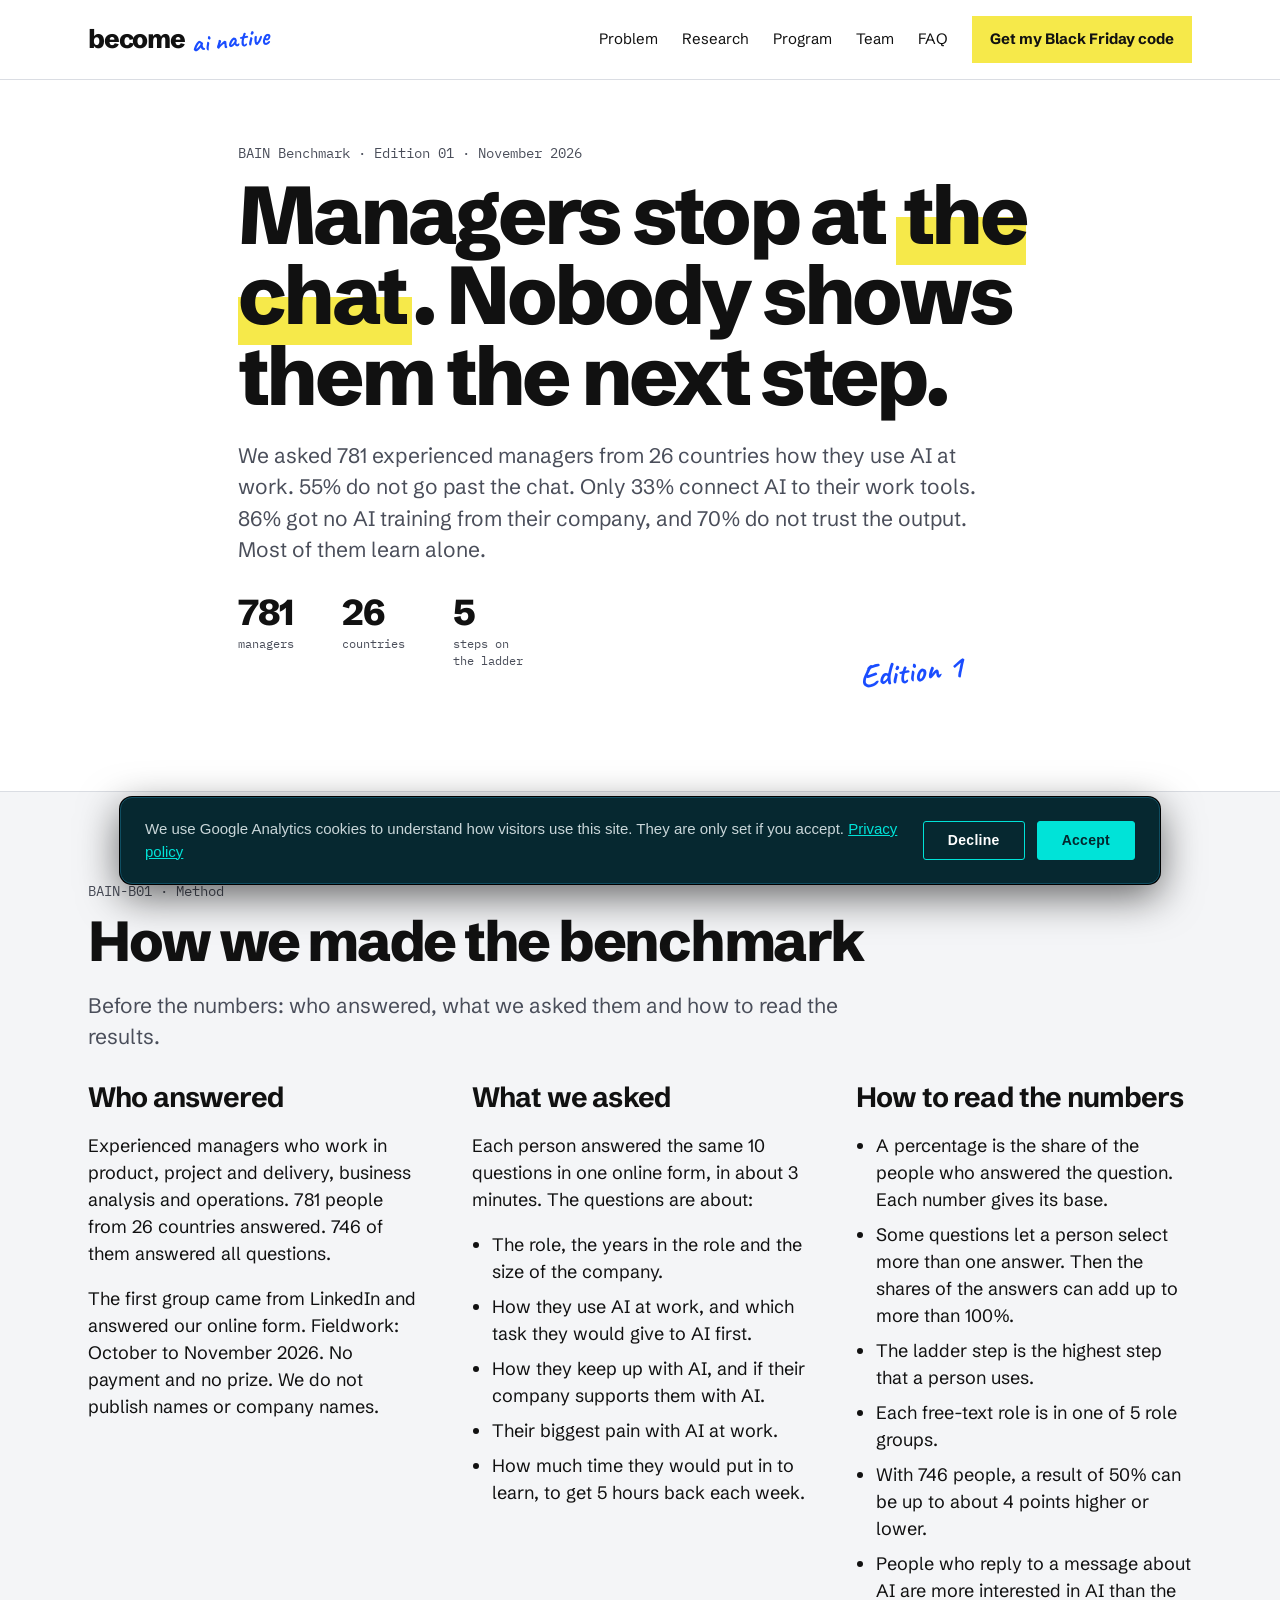
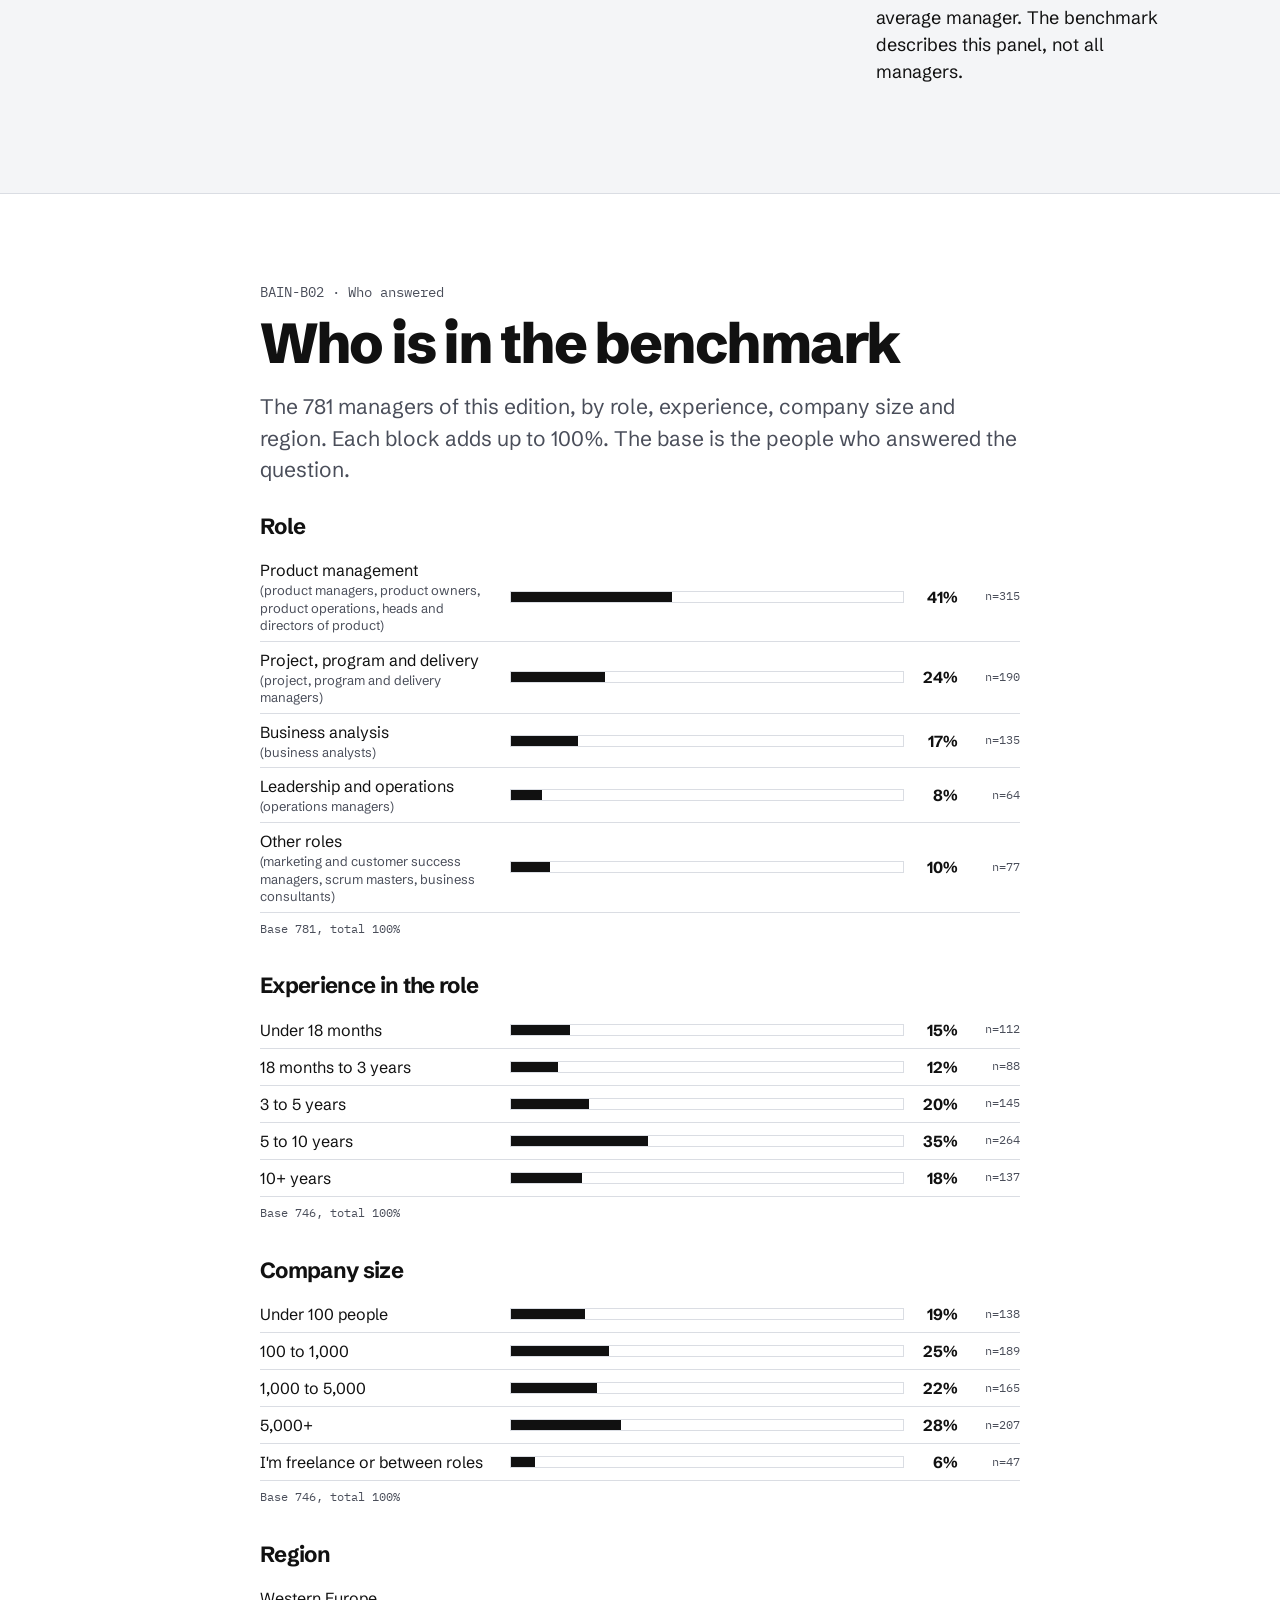
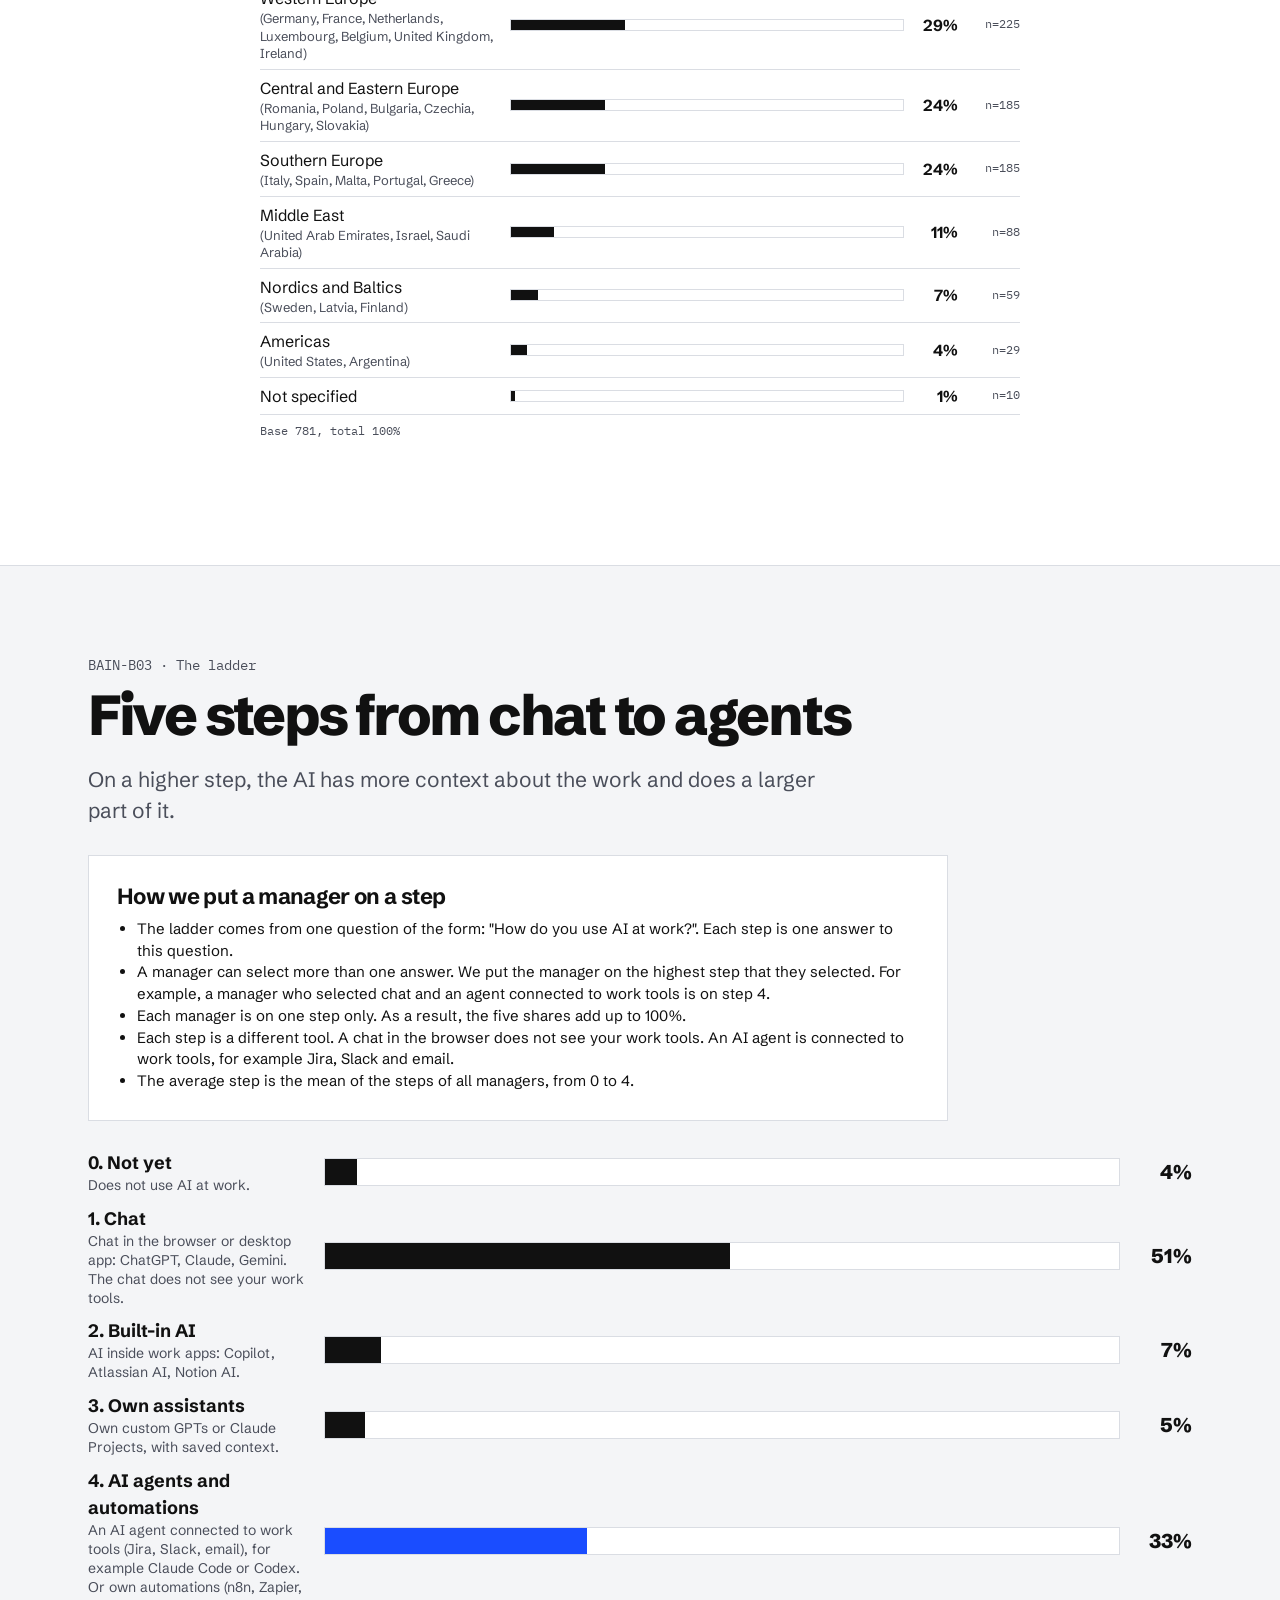
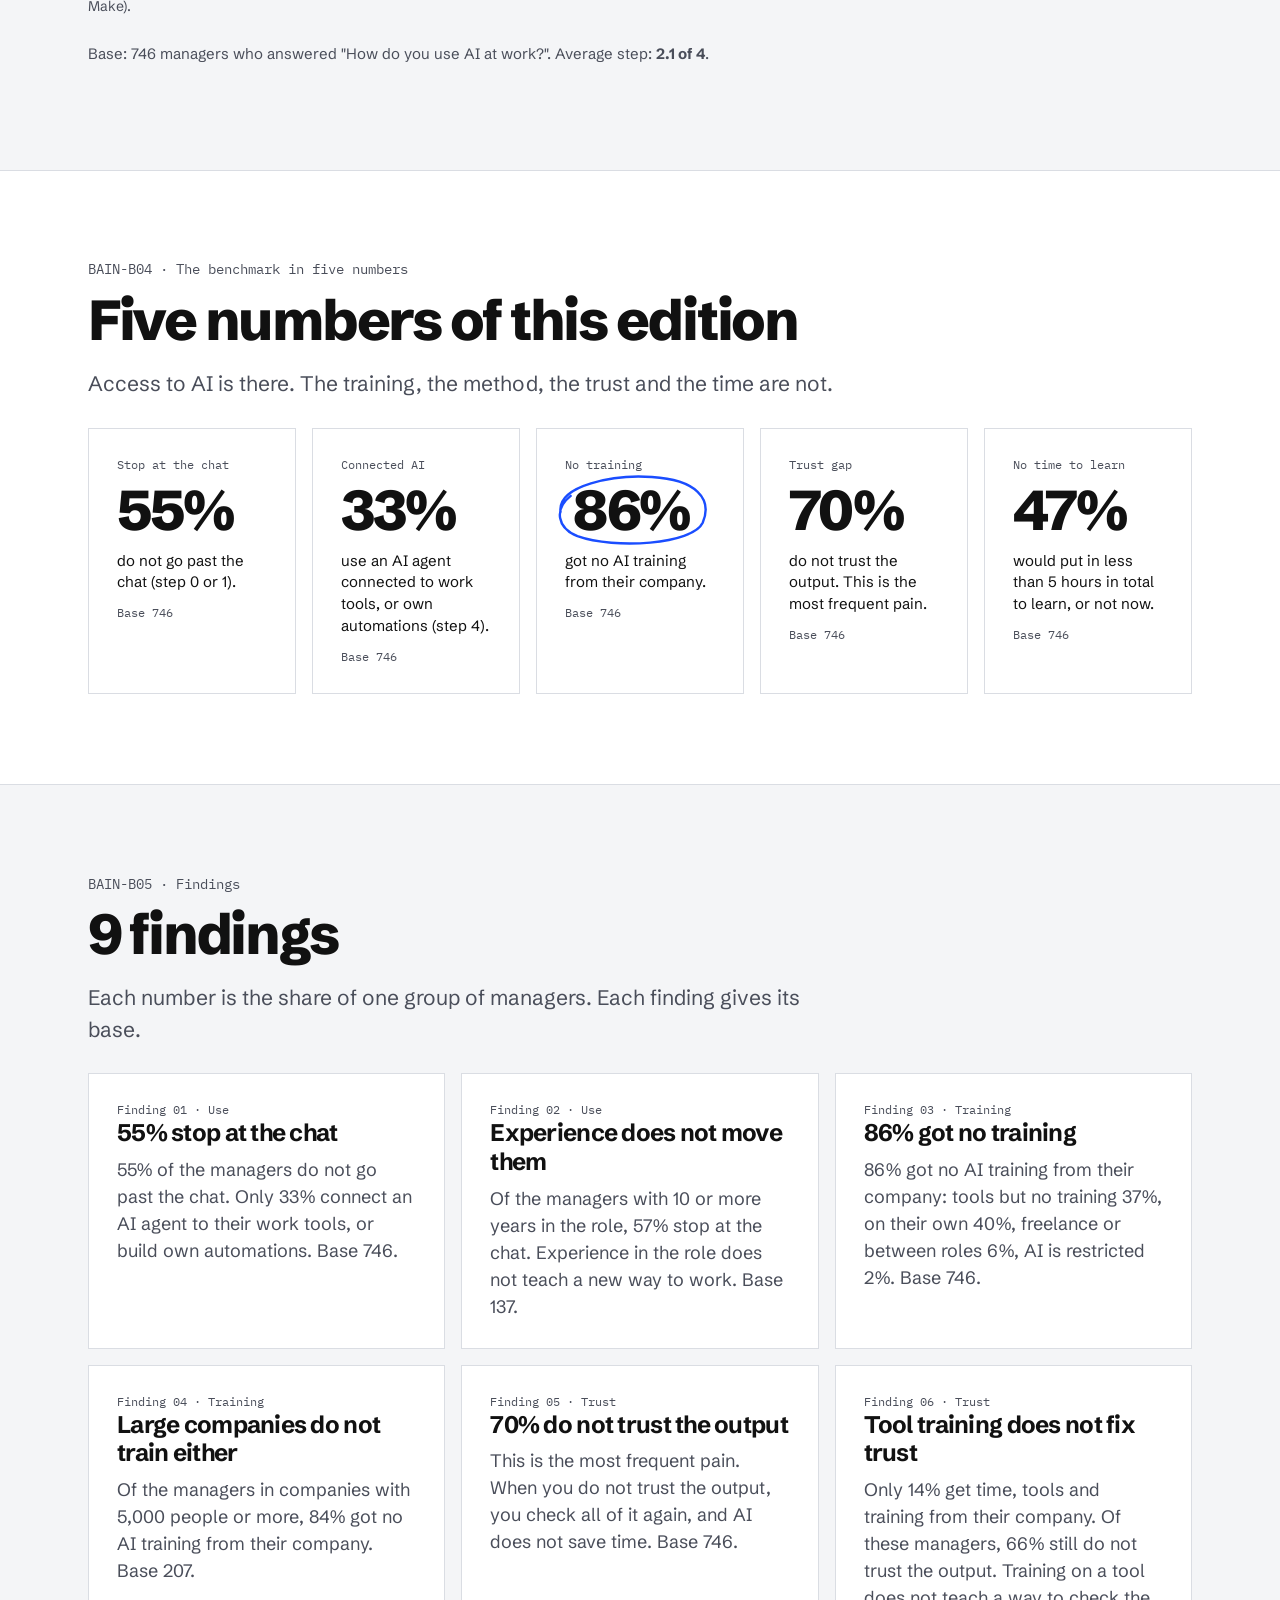
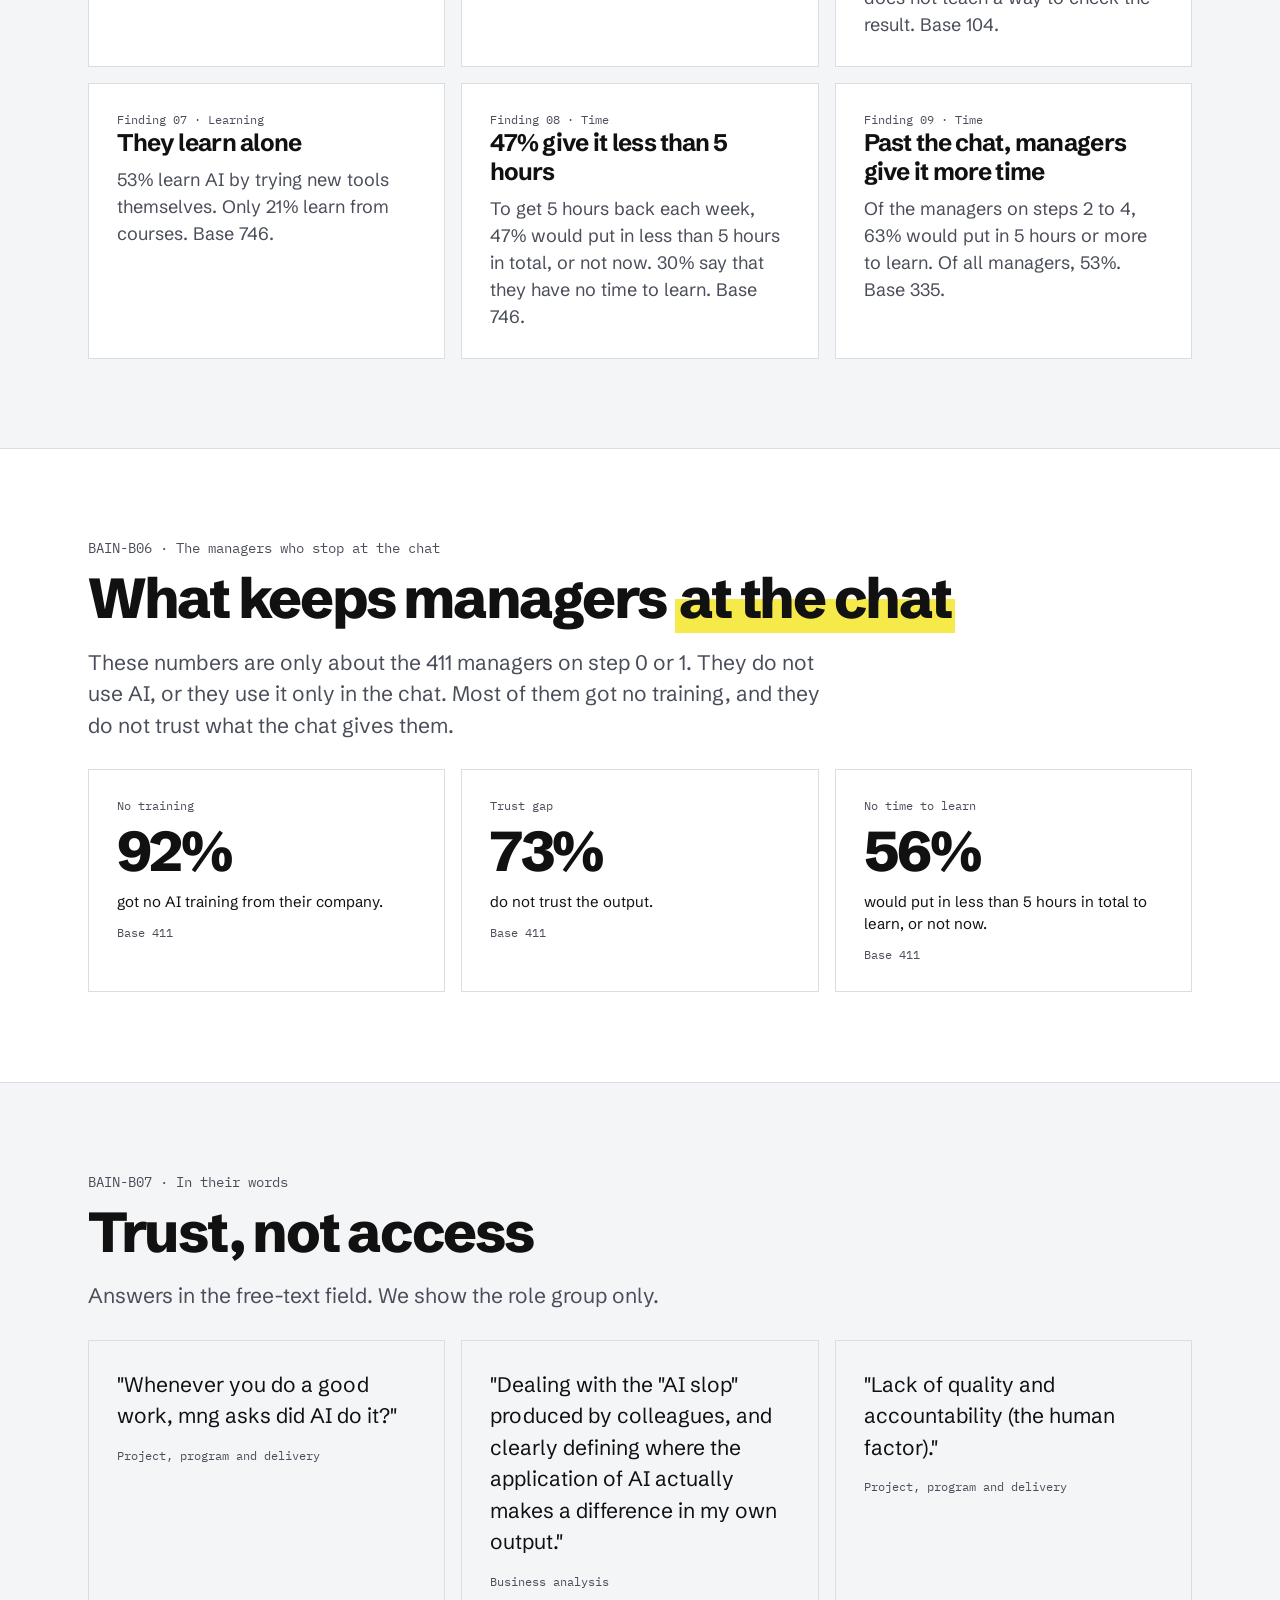
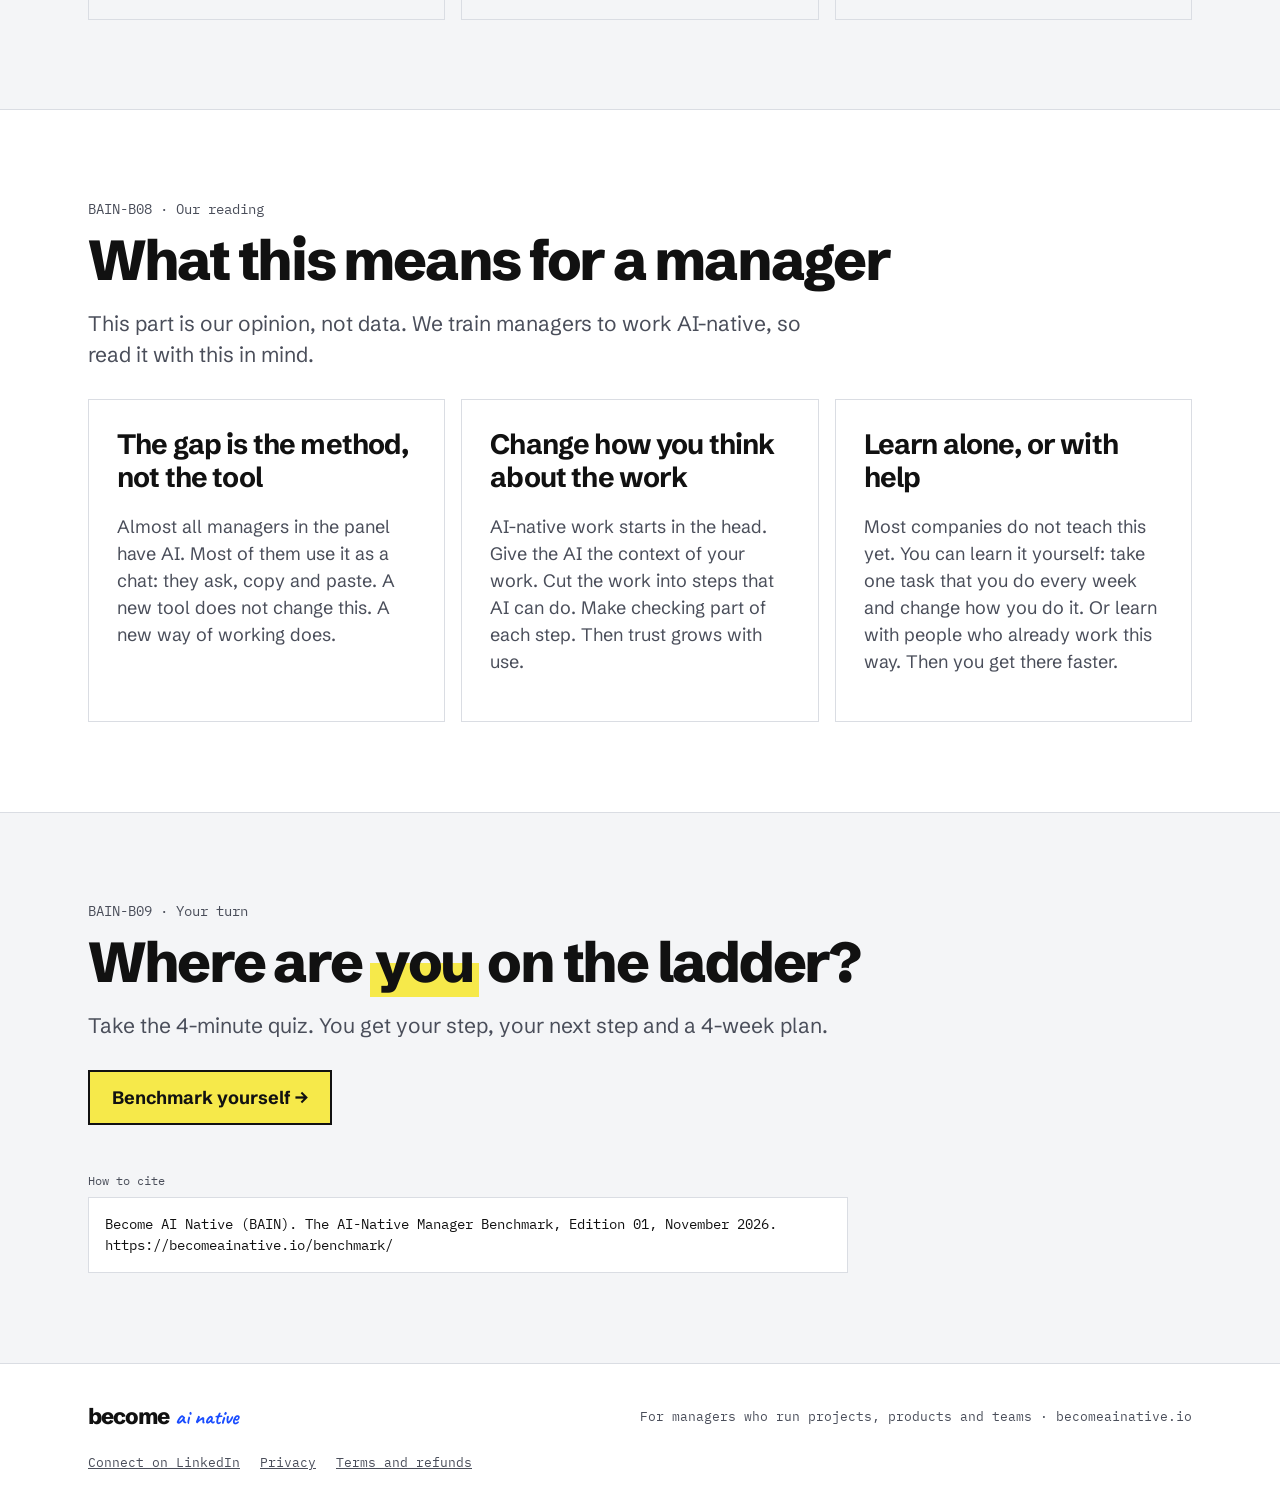
<file: benchmark/index.html>
<!doctype html><html lang="en" class="bf"><head><meta charset="utf-8">
<meta name="viewport" content="width=device-width, initial-scale=1">
<title>The AI-Native Manager Benchmark | Become AI Native</title>
<meta name="description" content="781 experienced managers from 26 countries on how they really use AI at work. Edition 01, November 2026.">
<meta property="og:title" content="The AI-Native Manager Benchmark, Edition 01">
<meta property="og:description" content="55% of the managers in our panel do not go past the chat. 86% got no AI training from their company, and 70% do not trust the output.">
<link rel="preconnect" href="https://fonts.googleapis.com"><link rel="preconnect" href="https://fonts.gstatic.com" crossorigin>
<link href="https://fonts.googleapis.com/css2?family=Schibsted+Grotesk:wght@400;500;700;800&family=Caveat:wght@500;700&family=IBM+Plex+Mono:wght@400;500&display=swap" rel="stylesheet">
<!-- Google Analytics 4 + cookie consent of the website (gtag.js loads only after Accept). Works only on becomeainative.io -->
<link rel="stylesheet" href="/shared/consent.css">
<script src="/shared/consent.js?v=4"></script>
<style>
:root{--paper:#FFFFFF;--desk:#F4F5F7;--ink:#111111;--muted:#4A4E5A;--struck:#8A8F99;--rule:#DADDE3;--rule-strong:#B5B9C2;--pen:#1A4DFF;--marker:#F6E94A;
--font-body:'Schibsted Grotesk',system-ui,sans-serif;--font-hand:'Caveat',cursive;--font-mono:'IBM Plex Mono',ui-monospace,monospace;--gut:clamp(16px,4vw,48px)}
*{box-sizing:border-box}html{-webkit-text-size-adjust:100%}
body{margin:0;background:var(--paper);color:var(--ink);font:400 18px/1.5 var(--font-body)}
a{color:var(--pen)}a:focus-visible,button:focus-visible{outline:2px solid var(--pen);outline-offset:1px}
.wrap{max-width:1200px;margin:0 auto;padding:0 var(--gut)}
.wrap--narrow{max-width:calc(760px + 2 * var(--gut))}
section{padding:clamp(48px,7vw,96px) 0;border-top:1px solid var(--rule)}
section.desk{background:var(--desk)}
.label{font:400 14px/1.4 var(--font-mono);color:var(--muted);margin:0 0 12px}
.label-sm{font:400 12px/1.4 var(--font-mono);color:var(--muted)}
h1{font-weight:800;font-size:clamp(42px,6.4vw,88px);line-height:.98;letter-spacing:-.045em;margin:0 0 24px}
h2{font-weight:800;font-size:clamp(34px,4.4vw,60px);line-height:1;letter-spacing:-.04em;margin:0 0 20px}
h3{font-weight:700;font-size:28px;line-height:1.2;letter-spacing:-.03em;margin:0 0 8px}
.lead{font-size:21px;color:var(--muted);max-width:760px;margin:0 0 28px}
.muted{color:var(--muted)}.small{font-size:15px;line-height:1.45}
.bain-hl{background:linear-gradient(transparent 52%,var(--marker) 52%);padding:0 .08em}
.bain-hand{font-family:var(--font-hand);font-weight:700;color:var(--pen);display:inline-block;transform:rotate(-5deg);font-size:28px;line-height:1}
.bain-strike{color:var(--struck);text-decoration:line-through;text-decoration-color:var(--pen);text-decoration-thickness:.07em}
/* header: the same as the header of the home page (shared/site.css) */
.header{border-bottom:1px solid var(--rule)}
.header .wrap{padding-top:16px;padding-bottom:16px;display:flex;flex-wrap:wrap;gap:16px;justify-content:space-between;align-items:center}
.logo{display:flex;align-items:baseline;gap:6px;text-decoration:none;color:var(--ink);white-space:nowrap}
.logo__word{font-weight:800;font-size:26px;letter-spacing:-.045em}
.logo__track{font-family:var(--font-hand);font-weight:700;font-size:26px;color:var(--pen);display:inline-block;transform:rotate(-6deg)}
.nav{display:flex;flex-wrap:wrap;gap:24px;align-items:center;font-size:15px}
.nav a{color:var(--ink);text-decoration:none}
.nav a:hover{text-decoration:underline;text-decoration-color:var(--pen)}
.nav .btn{min-height:0;padding:12px 18px;border:0;font-size:15px}
.nav .btn:hover{background:var(--marker);color:var(--ink);text-decoration:none;transform:translateY(-2px)}
/* Black Friday (remove on Sun 13 Dec 2026): shared/site.js removes the class bf after Sat 12 Dec */
html:not(.bf) [data-bf]{display:none!important}html.bf [data-bf-off]{display:none!important}
/* buttons */
.btn{display:inline-flex;align-items:center;min-height:48px;padding:12px 22px;background:var(--marker);color:var(--ink);font-weight:700;text-decoration:none;border:2px solid var(--ink);transition:transform .15s ease,background-color .15s ease,color .15s ease}
.btn:hover,.btn:focus-visible{background:var(--ink);color:var(--marker);transform:translateY(-3px)}
.btn-2{display:inline-flex;align-items:center;min-height:48px;padding:12px 4px;color:var(--ink);font-weight:700}
.actions{display:flex;gap:20px;flex-wrap:wrap;align-items:center}
/* hero */
.hero{max-width:900px;padding-top:clamp(32px,5vw,64px);padding-bottom:clamp(48px,7vw,96px)}
.facts{display:flex;gap:16px 48px;flex-wrap:wrap;align-items:flex-start;margin:0 0 32px;padding:0;list-style:none}
.facts b{display:block;font-size:36px;font-weight:800;letter-spacing:-.04em;line-height:1;margin-bottom:6px}
.facts span{display:block;font:400 12px/1.4 var(--font-mono);color:var(--muted)}
.facts .ed{align-self:flex-end;margin-left:auto;margin-right:10%;font:700 32px/1 var(--font-hand);color:var(--pen);transform:translateY(18px) rotate(-6deg);white-space:nowrap}
/* ladder */
.ladder{display:grid;gap:10px;margin:28px 0}
.rung{display:grid;grid-template-columns:minmax(120px,220px) 1fr 56px;gap:16px;align-items:center}
.rung .name{font-weight:700}.rung .name small{display:block;font-weight:400;font-size:14px;color:var(--muted);line-height:1.35}
.track{height:28px;background:var(--paper);border:1px solid var(--rule);position:relative}
section.desk .track{background:var(--paper)}
.fill{height:100%;background:var(--ink)}
.fill.top{background:var(--pen)}
.val{font-weight:800;font-size:20px;text-align:right}
.circled{position:relative;display:inline-block;padding:0 .15em}
.circled svg{position:absolute;left:-14%;top:-22%;width:128%;height:144%;overflow:visible;pointer-events:none}
/* kpi */
.grid{display:grid;grid-template-columns:repeat(auto-fit,minmax(220px,1fr));gap:16px}
.grid.kpis{grid-template-columns:repeat(auto-fit,minmax(190px,1fr))}
.card{background:var(--paper);border:1px solid var(--rule);padding:28px}
.kpi b{display:block;font-size:56px;font-weight:800;letter-spacing:-.045em;line-height:1;margin:8px 0 12px}
.kpi p{margin:0 0 12px;font-size:15px;line-height:1.45}
/* findings */
.findings{display:grid;grid-template-columns:repeat(auto-fit,minmax(320px,1fr));gap:16px}
.finding h3{font-size:24px}.finding p{margin:0;color:var(--muted)}
/* diff table */
table{border-collapse:collapse;width:100%}
.diff th,.diff td{border-bottom:1px solid var(--rule);padding:14px 12px;text-align:left;vertical-align:top}
.diff th{font:400 12px/1.4 var(--font-mono);color:var(--muted);font-weight:400}
.diff td.num{font-weight:800;font-size:24px;white-space:nowrap}
.diff td.num.adv{color:var(--pen)}
.scroll{overflow-x:auto;-webkit-overflow-scrolling:touch}
/* segments */
.seg{margin:0 auto 36px;max-width:760px}.seg h3{font-size:22px;margin:0 0 12px}
.seg-row{display:grid;grid-template-columns:minmax(140px,240px) 1fr 44px 52px;gap:10px;align-items:center;padding:6px 0;border-bottom:1px solid var(--rule);font-size:16px}
.seg-row .track{height:12px}
.seg-row small{display:block;font-size:13px;line-height:1.35;color:var(--muted)}
.seg-row .n{font:400 12px/1.4 var(--font-mono);color:var(--muted);text-align:right}
.seg-row .p{font-weight:700;text-align:right}
.flag{font:400 11px/1 var(--font-mono);color:var(--muted);border:1px dashed var(--rule-strong);padding:2px 4px;margin-left:6px;white-space:nowrap}
.bench{position:absolute;top:-4px;bottom:-4px;width:2px;background:var(--pen)}
/* quotes */
.quote{background:var(--desk);padding:28px;border:1px solid var(--rule)}
.quote p{font-size:21px;margin:0 0 16px}
/* method */
.cols{display:grid;grid-template-columns:repeat(auto-fit,minmax(300px,1fr));gap:48px}
.cols ul{padding-left:20px}.cols li{margin:0 0 8px}
.cite{font:400 14px/1.5 var(--font-mono);background:var(--paper);border:1px solid var(--rule);padding:16px;word-break:break-word}
/* footer: the same as the footer of the home page (shared/site.css) */
.footer{border-top:1px solid var(--rule)}
.footer .wrap{padding-top:36px;padding-bottom:36px;display:flex;flex-wrap:wrap;gap:20px;justify-content:space-between;align-items:center}
.footer .logo{display:flex;align-items:baseline;gap:6px}
.footer .logo__word{font-family:var(--font-body);font-weight:800;font-size:22px;letter-spacing:-.045em;color:var(--ink);transform:none;margin:0}
.footer .logo__track{font-family:var(--font-hand);font-weight:700;font-size:22px;color:var(--pen);letter-spacing:0;transform:none;margin:0}
.footer .label{margin:0;font-size:13px}
.footer__links{display:flex;flex-wrap:wrap;gap:20px;flex-basis:100%}
.footer__links a{color:var(--muted)}.footer__links a:hover{color:var(--ink)}
@media (max-width:820px){.rung{grid-template-columns:1fr 48px}.rung .track{grid-column:1/-1;grid-row:2}
.seg-row{grid-template-columns:1fr 48px 52px}.seg-row .track{grid-column:1/-1;grid-row:2}}
@media print{.header .nav,.actions{display:none}section{break-inside:avoid}}
</style></head><body>
<header class="header"><div class="wrap">
<a href="https://becomeainative.io/" class="logo" aria-label="Become AI Native, home" target="_blank" rel="noopener"><span class="logo__word">become</span><span class="logo__track">ai native</span></a>
<nav class="nav" aria-label="Main">
<a href="https://becomeainative.io/#problem" target="_blank" rel="noopener">Problem</a>
<a href="https://becomeainative.io/#research" target="_blank" rel="noopener">Research</a>
<a href="https://becomeainative.io/#program" target="_blank" rel="noopener">Program</a>
<a href="https://becomeainative.io/#team" target="_blank" rel="noopener">Team</a>
<a href="https://becomeainative.io/#faq" target="_blank" rel="noopener">FAQ</a>
<a href="https://becomeainative.io/#apply" class="btn" data-bf target="_blank" rel="noopener">Get my Black Friday code</a>
<a href="https://becomeainative.io/#apply" class="btn" data-bf-off target="_blank" rel="noopener">Apply for Cohort <span data-cohort>4</span></a>
</nav>
</div></header>
<main><div class="wrap hero">
<div><p class="label">BAIN Benchmark · Edition 01 · November 2026</p>
<h1>Managers stop at <span class="bain-hl">the chat</span>. Nobody shows them the next step.</h1>
<p class="lead">We asked 781 experienced managers from 26 countries how they use AI at work. 55% do not go past the chat. Only 33% connect AI to their work tools. 86% got no AI training from their company, and 70% do not trust the output. Most of them learn alone.</p>
<ul class="facts"><li><b>781</b><span>managers</span></li><li><b>26</b><span>countries</span></li>
<li><b>5</b><span>steps on<br>the ladder</span></li><li class="ed">Edition 1</li></ul>
</div>
</div>
<section class="desk"><div class="wrap">
<p class="label">BAIN-B01 · Method</p>
<h2>How we made the benchmark</h2>
<p class="lead">Before the numbers: who answered, what we asked them and how to read the results.</p>
<div class="cols">
<div><h3>Who answered</h3>
<p>Experienced managers who work in product, project and delivery, business analysis and operations. 781 people from 26 countries answered. 746 of them answered all questions.</p>
<p>The first group came from LinkedIn and answered our online form. Fieldwork: October to November 2026. No payment and no prize. We do not publish names or company names.</p>
</div>
<div><h3>What we asked</h3>
<p>Each person answered the same 10 questions in one online form, in about 3 minutes. The questions are about:</p>
<ul><li>The role, the years in the role and the size of the company.</li>
<li>How they use AI at work, and which task they would give to AI first.</li>
<li>How they keep up with AI, and if their company supports them with AI.</li>
<li>Their biggest pain with AI at work.</li>
<li>How much time they would put in to learn, to get 5 hours back each week.</li></ul>
</div>
<div><h3>How to read the numbers</h3>
<ul><li>A percentage is the share of the people who answered the question. Each number gives its base.</li>
<li>Some questions let a person select more than one answer. Then the shares of the answers can add up to more than 100%.</li>
<li>The ladder step is the highest step that a person uses.</li>
<li>Each free-text role is in one of 5 role groups.</li>
<li>With 746 people, a result of 50% can be up to about 4 points higher or lower.</li>
<li>People who reply to a message about AI are more interested in AI than the average manager. The benchmark describes this panel, not all managers.</li></ul></div>
</div>
</div></section>
<section><div class="wrap wrap--narrow">
<p class="label">BAIN-B02 · Who answered</p>
<h2>Who is in the benchmark</h2>
<p class="lead">The 781 managers of this edition, by role, experience, company size and region. Each block adds up to 100%. The base is the people who answered the question.</p>
<div class="seg"><h3>Role</h3><div class="seg-row"><div>Product management<small>(product managers, product owners, product operations, heads and directors of product)</small></div><div class="track" aria-hidden="true"><div class="fill" style="width:41%"></div></div><div class="p">41%</div><div class="n">n=315</div></div><div class="seg-row"><div>Project, program and delivery<small>(project, program and delivery managers)</small></div><div class="track" aria-hidden="true"><div class="fill" style="width:24%"></div></div><div class="p">24%</div><div class="n">n=190</div></div><div class="seg-row"><div>Business analysis<small>(business analysts)</small></div><div class="track" aria-hidden="true"><div class="fill" style="width:17%"></div></div><div class="p">17%</div><div class="n">n=135</div></div><div class="seg-row"><div>Leadership and operations<small>(operations managers)</small></div><div class="track" aria-hidden="true"><div class="fill" style="width:8%"></div></div><div class="p">8%</div><div class="n">n=64</div></div><div class="seg-row"><div>Other roles<small>(marketing and customer success managers, scrum masters, business consultants)</small></div><div class="track" aria-hidden="true"><div class="fill" style="width:10%"></div></div><div class="p">10%</div><div class="n">n=77</div></div><p class="label-sm" style="margin:8px 0 0">Base 781, total 100%</p></div><div class="seg"><h3>Experience in the role</h3><div class="seg-row"><div>Under 18 months</div><div class="track" aria-hidden="true"><div class="fill" style="width:15%"></div></div><div class="p">15%</div><div class="n">n=112</div></div><div class="seg-row"><div>18 months to 3 years</div><div class="track" aria-hidden="true"><div class="fill" style="width:12%"></div></div><div class="p">12%</div><div class="n">n=88</div></div><div class="seg-row"><div>3 to 5 years</div><div class="track" aria-hidden="true"><div class="fill" style="width:20%"></div></div><div class="p">20%</div><div class="n">n=145</div></div><div class="seg-row"><div>5 to 10 years</div><div class="track" aria-hidden="true"><div class="fill" style="width:35%"></div></div><div class="p">35%</div><div class="n">n=264</div></div><div class="seg-row"><div>10+ years</div><div class="track" aria-hidden="true"><div class="fill" style="width:18%"></div></div><div class="p">18%</div><div class="n">n=137</div></div><p class="label-sm" style="margin:8px 0 0">Base 746, total 100%</p></div><div class="seg"><h3>Company size</h3><div class="seg-row"><div>Under 100 people</div><div class="track" aria-hidden="true"><div class="fill" style="width:19%"></div></div><div class="p">19%</div><div class="n">n=138</div></div><div class="seg-row"><div>100 to 1,000</div><div class="track" aria-hidden="true"><div class="fill" style="width:25%"></div></div><div class="p">25%</div><div class="n">n=189</div></div><div class="seg-row"><div>1,000 to 5,000</div><div class="track" aria-hidden="true"><div class="fill" style="width:22%"></div></div><div class="p">22%</div><div class="n">n=165</div></div><div class="seg-row"><div>5,000+</div><div class="track" aria-hidden="true"><div class="fill" style="width:28%"></div></div><div class="p">28%</div><div class="n">n=207</div></div><div class="seg-row"><div>I&#x27;m freelance or between roles</div><div class="track" aria-hidden="true"><div class="fill" style="width:6%"></div></div><div class="p">6%</div><div class="n">n=47</div></div><p class="label-sm" style="margin:8px 0 0">Base 746, total 100%</p></div><div class="seg"><h3>Region</h3><div class="seg-row"><div>Western Europe<small>(Germany, France, Netherlands, Luxembourg, Belgium, United Kingdom, Ireland)</small></div><div class="track" aria-hidden="true"><div class="fill" style="width:29%"></div></div><div class="p">29%</div><div class="n">n=225</div></div><div class="seg-row"><div>Central and Eastern Europe<small>(Romania, Poland, Bulgaria, Czechia, Hungary, Slovakia)</small></div><div class="track" aria-hidden="true"><div class="fill" style="width:24%"></div></div><div class="p">24%</div><div class="n">n=185</div></div><div class="seg-row"><div>Southern Europe<small>(Italy, Spain, Malta, Portugal, Greece)</small></div><div class="track" aria-hidden="true"><div class="fill" style="width:24%"></div></div><div class="p">24%</div><div class="n">n=185</div></div><div class="seg-row"><div>Middle East<small>(United Arab Emirates, Israel, Saudi Arabia)</small></div><div class="track" aria-hidden="true"><div class="fill" style="width:11%"></div></div><div class="p">11%</div><div class="n">n=88</div></div><div class="seg-row"><div>Nordics and Baltics<small>(Sweden, Latvia, Finland)</small></div><div class="track" aria-hidden="true"><div class="fill" style="width:7%"></div></div><div class="p">7%</div><div class="n">n=59</div></div><div class="seg-row"><div>Americas<small>(United States, Argentina)</small></div><div class="track" aria-hidden="true"><div class="fill" style="width:4%"></div></div><div class="p">4%</div><div class="n">n=29</div></div><div class="seg-row"><div>Not specified</div><div class="track" aria-hidden="true"><div class="fill" style="width:1%"></div></div><div class="p">1%</div><div class="n">n=10</div></div><p class="label-sm" style="margin:8px 0 0">Base 781, total 100%</p></div>
</div></section>
<section class="desk"><div class="wrap">
<p class="label">BAIN-B03 · The ladder</p>
<h2>Five steps from chat to agents</h2>
<p class="lead">On a higher step, the AI has more context about the work and does a larger part of it.</p>
<div class="card" style="max-width:860px;margin:0 0 28px"><h3 style="font-size:22px">How we put a manager on a step</h3>
<ul class="small" style="margin:0;padding-left:20px">
<li>The ladder comes from one question of the form: "How do you use AI at work?". Each step is one answer to this question.</li>
<li>A manager can select more than one answer. We put the manager on the highest step that they selected. For example, a manager who selected chat and an agent connected to work tools is on step 4.</li>
<li>Each manager is on one step only. As a result, the five shares add up to 100%.</li>
<li>Each step is a different tool. A chat in the browser does not see your work tools. An AI agent is connected to work tools, for example Jira, Slack and email.</li>
<li>The average step is the mean of the steps of all managers, from 0 to 4.</li></ul></div>
<div class="ladder" role="list"><div class="rung"><div class="name">0. Not yet<small>Does not use AI at work.</small></div><div class="track" aria-hidden="true"><div class="fill" style="width:4%"></div></div><div class="val">4%</div></div><div class="rung"><div class="name">1. Chat<small>Chat in the browser or desktop app: ChatGPT, Claude, Gemini. The chat does not see your work tools.</small></div><div class="track" aria-hidden="true"><div class="fill" style="width:51%"></div></div><div class="val">51%</div></div><div class="rung"><div class="name">2. Built-in AI<small>AI inside work apps: Copilot, Atlassian AI, Notion AI.</small></div><div class="track" aria-hidden="true"><div class="fill" style="width:7%"></div></div><div class="val">7%</div></div><div class="rung"><div class="name">3. Own assistants<small>Own custom GPTs or Claude Projects, with saved context.</small></div><div class="track" aria-hidden="true"><div class="fill" style="width:5%"></div></div><div class="val">5%</div></div><div class="rung"><div class="name">4. AI agents and automations<small>An AI agent connected to work tools (Jira, Slack, email), for example Claude Code or Codex. Or own automations (n8n, Zapier, Make).</small></div><div class="track" aria-hidden="true"><div class="fill top" style="width:33%"></div></div><div class="val">33%</div></div></div>
<p class="small muted">Base: 746 managers who answered "How do you use AI at work?". Average step: <b>2.1 of 4</b>.</p>
</div></section>
<section><div class="wrap">
<p class="label">BAIN-B04 · The benchmark in five numbers</p>
<h2>Five numbers of this edition</h2>
<p class="lead">Access to AI is there. The training, the method, the trust and the time are not.</p>
<div class="grid kpis">
<div class="card kpi"><div class="label-sm">Stop at the chat</div><b>55%</b><p>do not go past the chat (step 0 or 1).</p><div class="label-sm">Base 746</div></div>
<div class="card kpi"><div class="label-sm">Connected AI</div><b>33%</b><p>use an AI agent connected to work tools, or own automations (step 4).</p><div class="label-sm">Base 746</div></div>
<div class="card kpi"><div class="label-sm">No training</div><b><span class="circled">86%<svg viewBox="0 0 100 60" preserveAspectRatio="none" aria-hidden="true"><path d="M8 32 C 6 12, 40 4, 62 6 C 88 8, 98 22, 92 40 C 86 56, 40 60, 18 50 C 6 44, 4 30, 14 20" fill="none" stroke="#1A4DFF" stroke-width="2.4" stroke-linecap="round" vector-effect="non-scaling-stroke"/></svg></span></b><p>got no AI training from their company.</p><div class="label-sm">Base 746</div></div>
<div class="card kpi"><div class="label-sm">Trust gap</div><b>70%</b><p>do not trust the output. This is the most frequent pain.</p><div class="label-sm">Base 746</div></div>
<div class="card kpi"><div class="label-sm">No time to learn</div><b>47%</b><p>would put in less than 5 hours in total to learn, or not now.</p><div class="label-sm">Base 746</div></div>
</div>
</div></section>
<section class="desk"><div class="wrap">
<p class="label">BAIN-B05 · Findings</p>
<h2>9 findings</h2>
<p class="lead">Each number is the share of one group of managers. Each finding gives its base.</p>
<div class="findings"><div class="card finding"><div class="label-sm">Finding 01 · Use</div><h3>55% stop at the chat</h3><p>55% of the managers do not go past the chat. Only 33% connect an AI agent to their work tools, or build own automations. Base 746.</p></div><div class="card finding"><div class="label-sm">Finding 02 · Use</div><h3>Experience does not move them</h3><p>Of the managers with 10 or more years in the role, 57% stop at the chat. Experience in the role does not teach a new way to work. Base 137.</p></div><div class="card finding"><div class="label-sm">Finding 03 · Training</div><h3>86% got no training</h3><p>86% got no AI training from their company: tools but no training 37%, on their own 40%, freelance or between roles 6%, AI is restricted 2%. Base 746.</p></div><div class="card finding"><div class="label-sm">Finding 04 · Training</div><h3>Large companies do not train either</h3><p>Of the managers in companies with 5,000 people or more, 84% got no AI training from their company. Base 207.</p></div><div class="card finding"><div class="label-sm">Finding 05 · Trust</div><h3>70% do not trust the output</h3><p>This is the most frequent pain. When you do not trust the output, you check all of it again, and AI does not save time. Base 746.</p></div><div class="card finding"><div class="label-sm">Finding 06 · Trust</div><h3>Tool training does not fix trust</h3><p>Only 14% get time, tools and training from their company. Of these managers, 66% still do not trust the output. Training on a tool does not teach a way to check the result. Base 104.</p></div><div class="card finding"><div class="label-sm">Finding 07 · Learning</div><h3>They learn alone</h3><p>53% learn AI by trying new tools themselves. Only 21% learn from courses. Base 746.</p></div><div class="card finding"><div class="label-sm">Finding 08 · Time</div><h3>47% give it less than 5 hours</h3><p>To get 5 hours back each week, 47% would put in less than 5 hours in total, or not now. 30% say that they have no time to learn. Base 746.</p></div><div class="card finding"><div class="label-sm">Finding 09 · Time</div><h3>Past the chat, managers give it more time</h3><p>Of the managers on steps 2 to 4, 63% would put in 5 hours or more to learn. Of all managers, 53%. Base 335.</p></div></div>
</div></section>
<section><div class="wrap">
<p class="label">BAIN-B06 · The managers who stop at the chat</p>
<h2>What keeps managers <span class="bain-hl">at the chat</span></h2>
<p class="lead">These numbers are only about the 411 managers on step 0 or 1. They do not use AI, or they use it only in the chat. Most of them got no training, and they do not trust what the chat gives them.</p>
<div class="grid kpis"><div class="card kpi"><div class="label-sm">No training</div><b>92%</b><p>got no AI training from their company.</p><div class="label-sm">Base 411</div></div><div class="card kpi"><div class="label-sm">Trust gap</div><b>73%</b><p>do not trust the output.</p><div class="label-sm">Base 411</div></div><div class="card kpi"><div class="label-sm">No time to learn</div><b>56%</b><p>would put in less than 5 hours in total to learn, or not now.</p><div class="label-sm">Base 411</div></div></div>
</div></section>
<section class="desk"><div class="wrap">
<p class="label">BAIN-B07 · In their words</p>
<h2>Trust, not access</h2>
<p class="lead">Answers in the free-text field. We show the role group only.</p>
<div class="grid"><figure class="quote" style="margin:0"><p>"Whenever you do a good work, mng asks did AI do it?"</p><figcaption class="label-sm">Project, program and delivery</figcaption></figure><figure class="quote" style="margin:0"><p>"Dealing with the &quot;AI slop&quot; produced by colleagues, and clearly defining where the application of AI actually makes a difference in my own output."</p><figcaption class="label-sm">Business analysis</figcaption></figure><figure class="quote" style="margin:0"><p>"Lack of quality and accountability (the human factor)."</p><figcaption class="label-sm">Project, program and delivery</figcaption></figure></div>
</div></section>
<section><div class="wrap">
<p class="label">BAIN-B08 · Our reading</p>
<h2>What this means for a manager</h2>
<p class="lead">This part is our opinion, not data. We train managers to work AI-native, so read it with this in mind.</p>
<div class="grid">
<div class="card"><h3>The gap is the method, not the tool</h3><p class="muted">Almost all managers in the panel have AI. Most of them use it as a chat: they ask, copy and paste. A new tool does not change this. A new way of working does.</p></div>
<div class="card"><h3>Change how you think about the work</h3><p class="muted">AI-native work starts in the head. Give the AI the context of your work. Cut the work into steps that AI can do. Make checking part of each step. Then trust grows with use.</p></div>
<div class="card"><h3>Learn alone, or with help</h3><p class="muted">Most companies do not teach this yet. You can learn it yourself: take one task that you do every week and change how you do it. Or learn with people who already work this way. Then you get there faster.</p></div>
</div>
</div></section>
<section class="desk"><div class="wrap">
<p class="label">BAIN-B09 · Your turn</p>
<h2>Where are <span class="bain-hl">you</span> on the ladder?</h2>
<p class="lead">Take the 4-minute quiz. You get your step, your next step and a 4-week plan.</p>
<div class="actions"><a class="btn js-quiz" href="https://form.becomeainative.io/quiz?source=benchmark" target="_blank" rel="noopener">Benchmark yourself →</a></div>
<div style="margin-top:48px;max-width:760px"><div class="label-sm" style="margin-bottom:8px">How to cite</div>
<div class="cite">Become AI Native (BAIN). The AI-Native Manager Benchmark, Edition 01, November 2026. https://becomeainative.io/benchmark/</div></div>
</div></section>
</main>
<footer class="footer"><div class="wrap">
<a href="https://becomeainative.io/" class="logo" aria-label="Become AI Native, home" target="_blank" rel="noopener"><span class="logo__word">become</span><span class="logo__track">ai native</span></a>
<div class="label">For managers who run projects, products and teams · becomeainative.io</div>
<nav class="footer__links label" aria-label="Footer"><a href="https://www.linkedin.com/in/vadym-klymov/" rel="noopener" target="_blank">Connect on LinkedIn</a><a href="https://becomeainative.io/privacy/" target="_blank" rel="noopener">Privacy</a><a href="https://becomeainative.io/terms-and-refunds/" target="_blank" rel="noopener">Terms and refunds</a></nav>
</div></footer>
<script>
/* Give the linkedin-id of the page address to the quiz links. */
(function(){try{var id=new URLSearchParams(location.search).get('linkedin-id');if(!id)return;
document.querySelectorAll('a.js-quiz').forEach(function(a){var u=new URL(a.href);u.searchParams.set('linkedin-id',id);u.searchParams.set('source','kanbox');a.href=u.toString();});}catch(e){}})();
/* Analytics: send a GA4 event for each link click. consent.js sends the events only after Accept.
   quiz_click: a quiz button. privacy_click: the privacy link. link_click: all other links. */
(function(){document.addEventListener('click',function(e){var a=e.target.closest&&e.target.closest('a[href]');
if(!a||typeof window.gtag!=='function')return;
var where=a.closest('header')?'header':a.closest('footer')?'footer':'';
if(!where){var sec=a.closest('section');var lab=sec&&sec.querySelector('.label');where=lab?lab.textContent.split('·')[0].trim():'page';}
var name=a.classList.contains('js-quiz')?'quiz_click':/\/privacy\//.test(a.href)?'privacy_click':'link_click';
window.gtag('event',name,{link_text:(a.textContent||'').trim().slice(0,100),link_url:a.href,link_location:where,transport_type:'beacon'});},true);})();
</script>
<script src="/shared/site.js?v=19"></script>
</body></html>
</file>
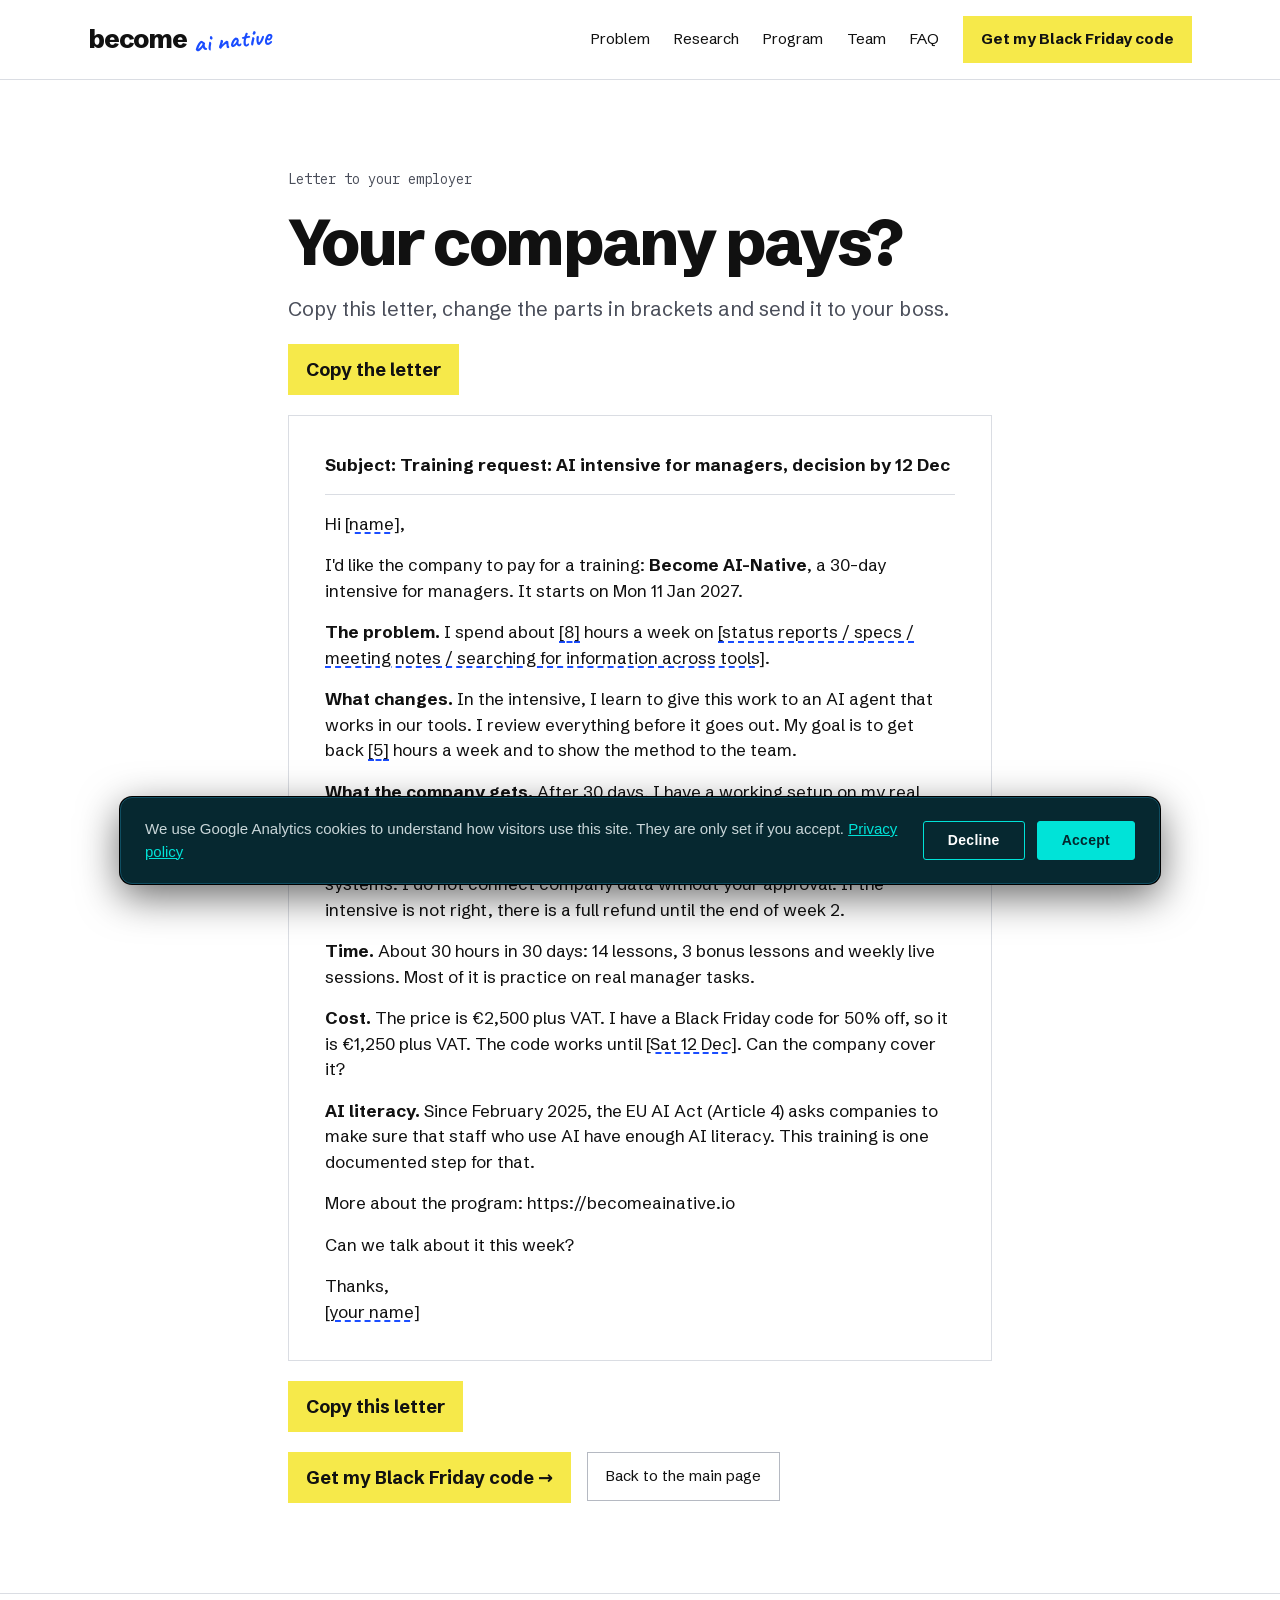
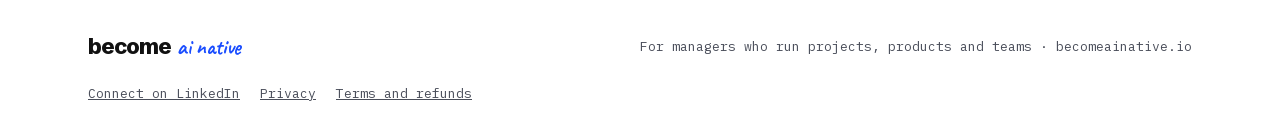
<file: letter/index.html>
<!doctype html>
<html lang="en" class="bf">
<head>
  <meta charset="utf-8">
  <meta name="viewport" content="width=device-width, initial-scale=1">
  <title>Letter to your employer - Become AI Native</title>
  <meta name="description" content="Your company pays? Copy this letter, change the parts in brackets and send it to your boss.">
  <link rel="canonical" href="https://becomeainative.io/letter/">
  <!-- Open Graph / Twitter card -->
  <meta property="og:type" content="website">
  <meta property="og:site_name" content="Become AI Native">
  <meta property="og:title" content="Letter to your employer - Become AI Native">
  <meta property="og:description" content="Your company pays? Copy this letter, change the parts in brackets and send it to your boss.">
  <meta property="og:url" content="https://becomeainative.io/letter/">
  <meta name="twitter:card" content="summary">
  <meta name="twitter:title" content="Letter to your employer - Become AI Native">
  <meta name="twitter:description" content="Your company pays? Copy this letter, change the parts in brackets and send it to your boss.">
  <link rel="icon" type="image/svg+xml" href="/shared/favicon.svg?v=2">
  <!-- Google Analytics 4 + cookie consent (gtag.js loads only after Accept) -->
  <link rel="stylesheet" href="/shared/consent.css">
  <script src="/shared/consent.js?v=4"></script>
  <link rel="stylesheet" href="/shared/site.css?v=24">
</head>
<body>
<header class="header">
  <div class="container">
    <a href="/" class="logo" aria-label="Become AI Native, home" target="_blank" rel="noopener">
      <span class="logo__word">become</span>
      <span class="logo__track">ai native</span>
    </a>
    <nav class="nav" aria-label="Main">
      <a href="/#problem" target="_blank" rel="noopener">Problem</a>
      <a href="/#research" target="_blank" rel="noopener">Research</a>
      <a href="/#program" target="_blank" rel="noopener">Program</a>
      <a href="/#team" target="_blank" rel="noopener">Team</a>
      <a href="/#faq" target="_blank" rel="noopener">FAQ</a>
      <a href="/#apply" class="btn" data-bf target="_blank" rel="noopener">Get my Black Friday code</a>
      <a href="/#apply" class="btn" data-bf-off target="_blank" rel="noopener">Apply for Cohort <span data-cohort>4</span></a>
    </nav>
  </div>
</header>
<main class="page">
  <div class="container">
    <div class="label">Letter to your employer</div>
    <h1>Your company pays?</h1>
    <p class="lead">Copy this letter, change the parts in brackets and send it to your boss.</p>
    <div class="page__actions">
      <button type="button" class="btn" data-copy-letter>Copy the letter</button>
      <span class="copy-status" data-copy-status aria-live="polite"></span>
    </div>

    <article class="letter">
      <p class="letter__subject" data-letter-part data-bf>Subject: Training request: AI intensive for managers, decision by 12 Dec</p>
      <p class="letter__subject" data-letter-part data-bf-off>Subject: Training request: AI intensive for managers</p>
      <p data-letter-part>Hi <span class="fill-in">[name]</span>,</p>
      <p data-letter-part>I'd like the company to pay for a training: <b>Become AI-Native</b>, a 30-day intensive for managers. It starts on Mon 11 Jan 2027.</p>
      <p data-letter-part><b>The problem.</b> I spend about <span class="fill-in">[8]</span> hours a week on <span class="fill-in">[status reports / specs / meeting notes / searching for information across tools]</span>.</p>
      <p data-letter-part><b>What changes.</b> In the intensive, I learn to give this work to an AI agent that works in our tools. I review everything before it goes out. My goal is to get back <span class="fill-in">[5]</span> hours a week and to show the method to the team.</p>
      <p data-letter-part><b>What the company gets.</b> After 30 days, I have a working setup on my real tasks and a rollout plan for our team.</p>
      <p data-letter-part><b>Risk.</b> All labs run on a sandbox company, so I do not need access to our systems. I do not connect company data without your approval. If the intensive is not right, there is a full refund until the end of week 2.</p>
      <p data-letter-part><b>Time.</b> About 30 hours in 30 days: 14 lessons, 3 bonus lessons and weekly live sessions. Most of it is practice on real manager tasks.</p>
      <p data-letter-part data-bf><b>Cost.</b> The price is €2,500 plus VAT. I have a Black Friday code for 50% off, so it is €1,250 plus VAT. The code works until <span class="fill-in">[Sat 12 Dec]</span>. Can the company cover it?</p>
      <p data-letter-part data-bf-off><b>Cost.</b> The price is €2,500 plus VAT. Can the company cover it?</p>
      <p data-letter-part><b>AI literacy.</b> Since February 2025, the EU AI Act (Article 4) asks companies to make sure that staff who use AI have enough AI literacy. This training is one documented step for that.</p>
      <p data-letter-part>More about the program: https://becomeainative.io</p>
      <p data-letter-part>Can we talk about it this week?</p>
      <p data-letter-part>Thanks,<br><span class="fill-in">[your name]</span></p>
    </article>

    <div class="page__actions">
      <button type="button" class="btn" data-copy-letter>Copy this letter</button>
      <span class="copy-status" data-copy-status aria-live="polite"></span>
    </div>

    <div class="page__actions">
      <a class="btn" href="/#apply" data-bf target="_blank" rel="noopener">Get my Black Friday code →</a>
      <a class="btn" href="/#apply" data-bf-off target="_blank" rel="noopener">Apply for Cohort <span data-cohort>4</span> →</a>
      <a class="btn-ghost" href="/" target="_blank" rel="noopener">Back to the main page</a>
    </div>
  </div>
</main>
<footer class="footer">
  <div class="container">
    <a href="/" class="logo" aria-label="Become AI Native, home" target="_blank" rel="noopener">
      <span class="logo__word">become</span>
      <span class="logo__track">ai native</span>
    </a>
    <div class="label label--sm">For managers who run projects, products and teams · becomeainative.io</div>
    <nav class="footer__links label label--sm" aria-label="Footer"><a href="https://www.linkedin.com/in/vadym-klymov/" rel="noopener" target="_blank">Connect on LinkedIn</a><a href="/privacy/" target="_blank" rel="noopener">Privacy</a><a href="/terms-and-refunds/" target="_blank" rel="noopener">Terms and refunds</a></nav>
  </div>
</footer>
<script src="/shared/site.js?v=15"></script>
</body>
</html>
</file>
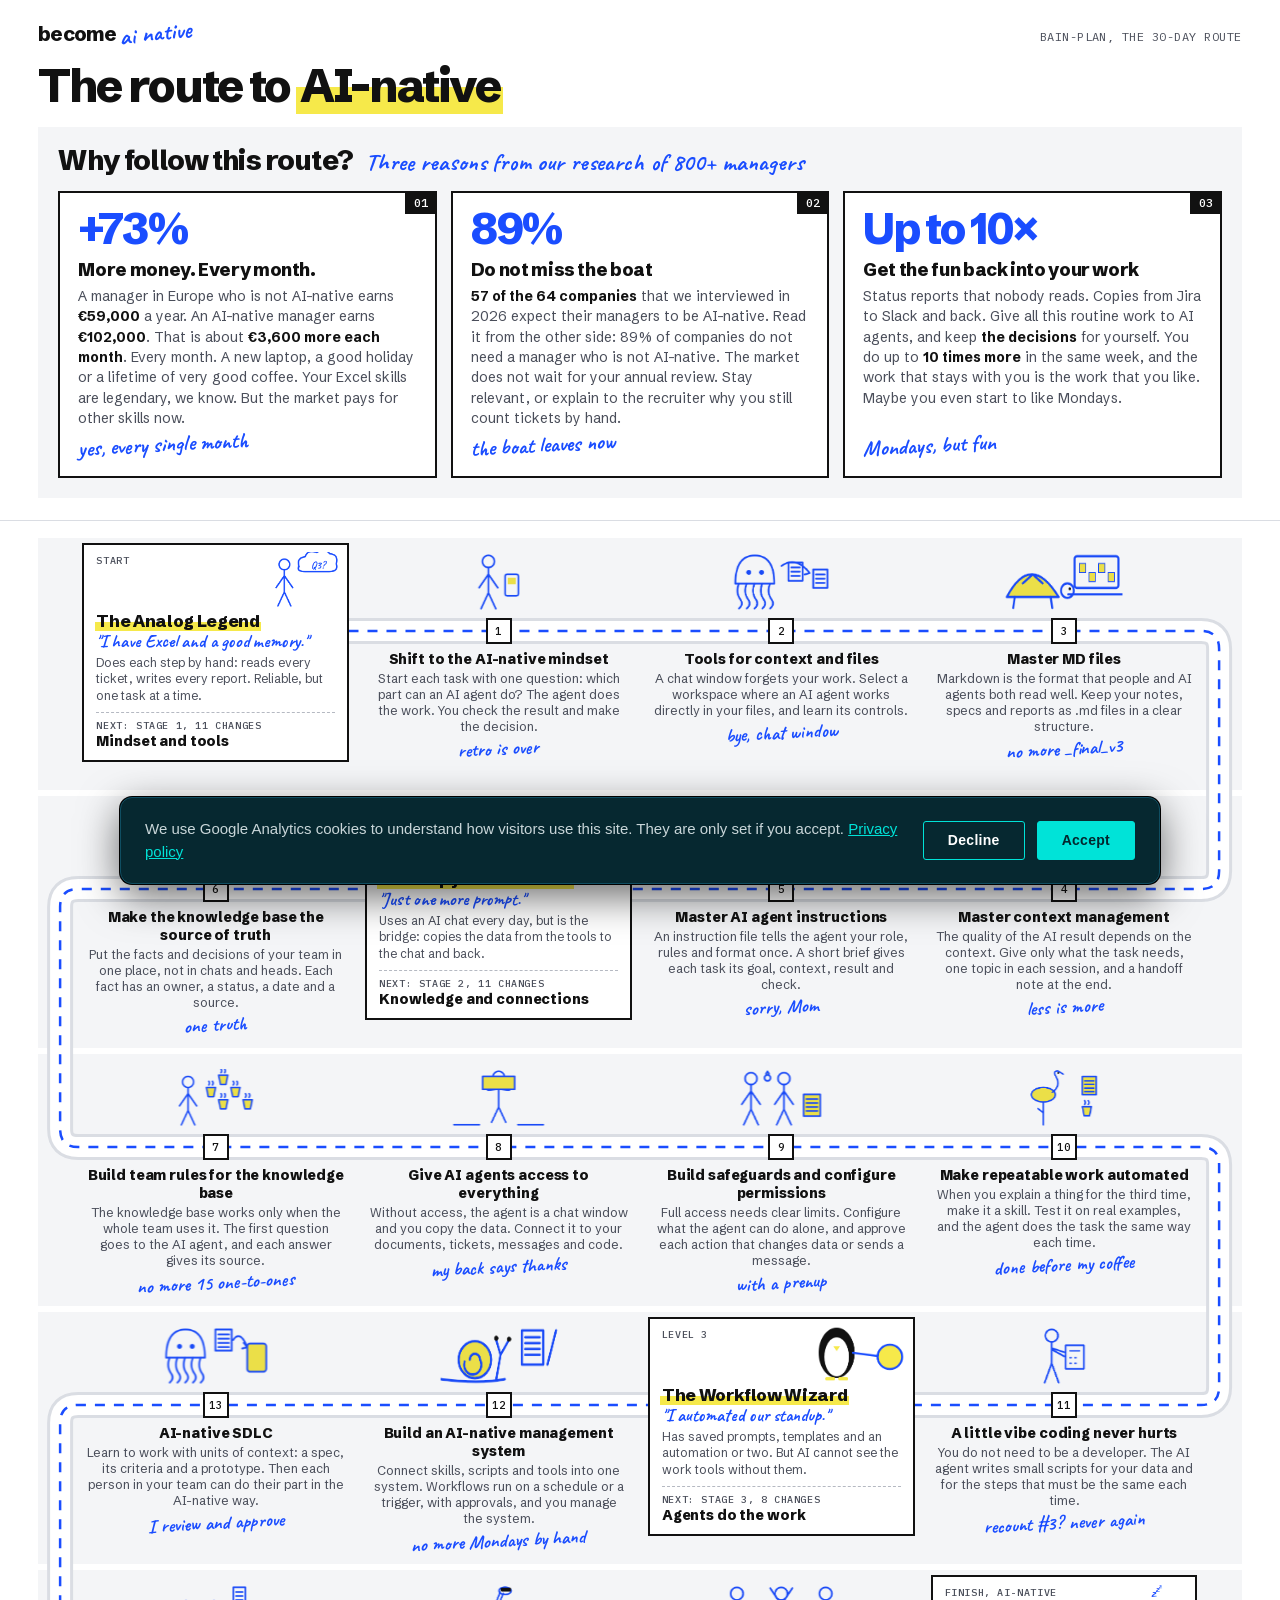
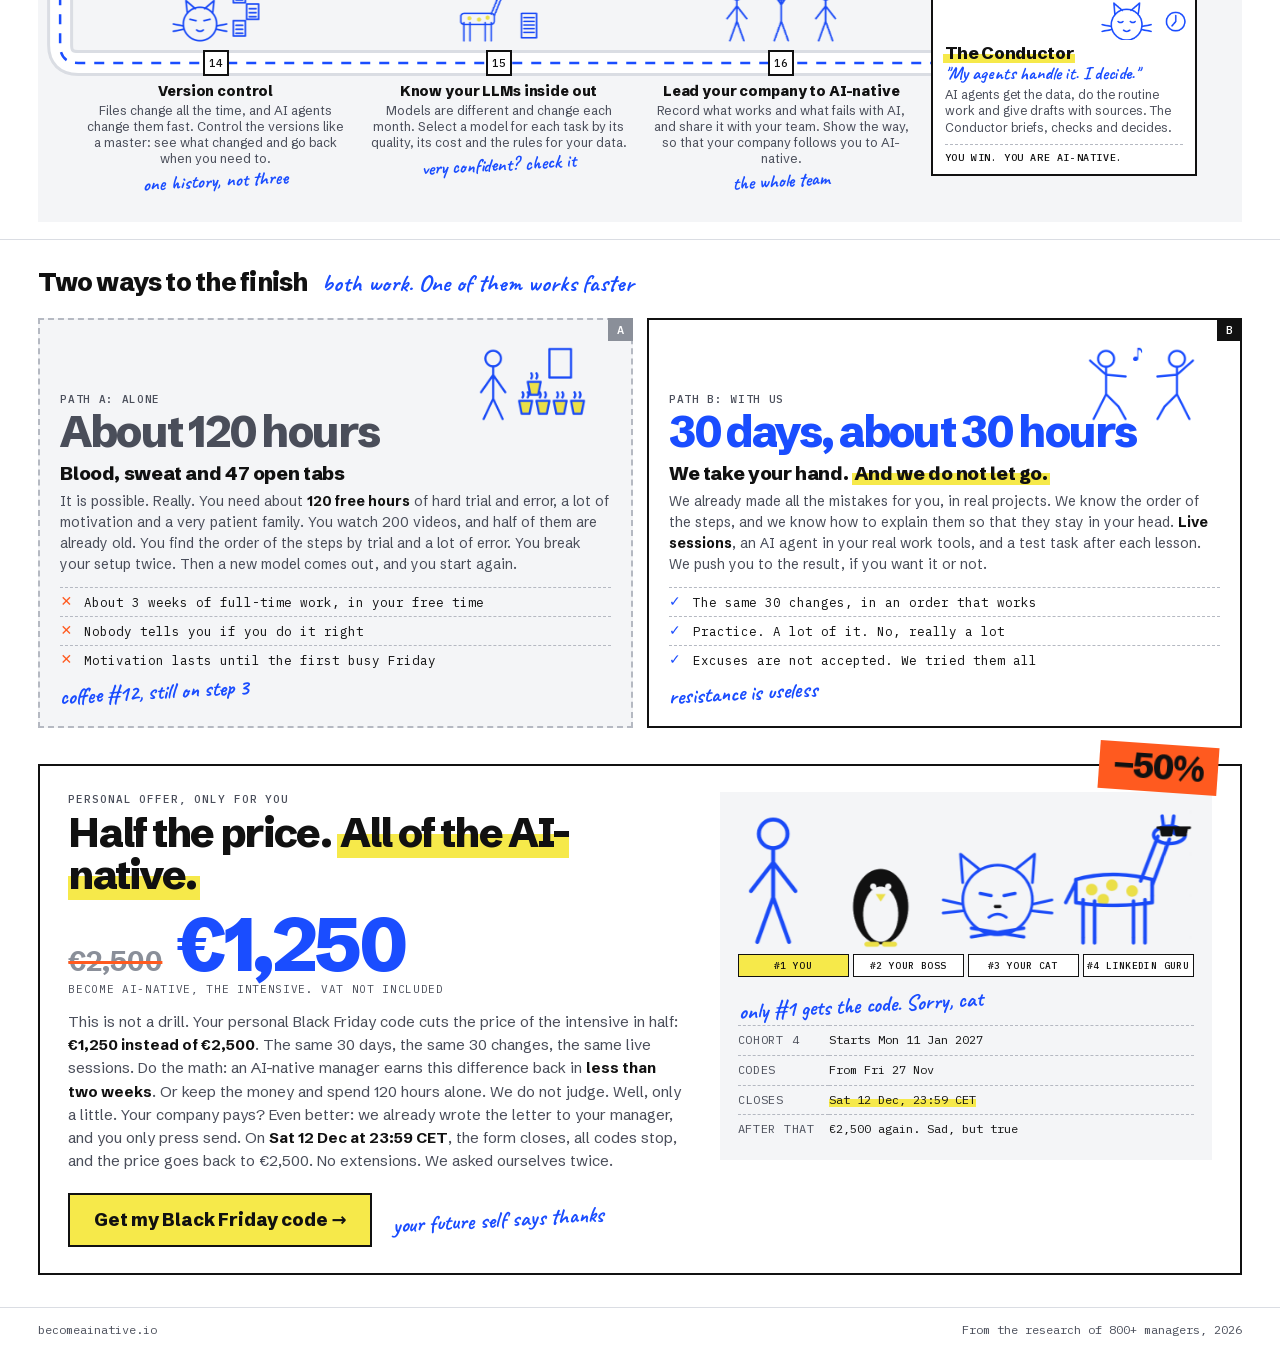
<file: personal-plan/index.html>
<!doctype html>
<html lang="en">
<head>
<meta charset="utf-8">
<meta name="viewport" content="width=device-width, initial-scale=1">
<title>The route to AI-native | Become AI Native</title>
<meta name="robots" content="noindex, nofollow">
<meta name="description" content="Your personal 30-day route from The Analog Legend to The Conductor: 16 stops and 30 changes in mindset, tools and methods.">
<meta property="og:type" content="website">
<meta property="og:site_name" content="Become AI Native">
<meta property="og:title" content="The route to AI-native">
<meta property="og:description" content="16 stops from The Analog Legend to The Conductor.">
<meta property="og:url" content="https://becomeainative.io/personal-plan/">
<link rel="icon" type="image/svg+xml" href="/shared/favicon.svg?v=2">
<!-- Google Analytics 4 + cookie consent (gtag.js loads only after Accept) -->
<link rel="stylesheet" href="/shared/consent.css">
<script src="/shared/consent.js?v=4"></script>
<script>
// Analytics: a GA4 event for each click on an element with data-track (the same code as in /shared/site.js).
document.addEventListener("click", function (e) {
  var a = e.target.closest && e.target.closest("[data-track]");
  if (!a || typeof window.gtag !== "function") return;
  window.gtag("event", a.getAttribute("data-track"), { link_text: (a.textContent || "").trim().slice(0, 100), link_url: a.href || "", link_location: a.getAttribute("data-track-location") || "", transport_type: "beacon" });
}, true);
</script>
<link rel="preload" href="/shared/fonts/schibsted-grotesk-latin.woff2" as="font" type="font/woff2" crossorigin>
<!-- Source: becomeainative.io-main-project, content/sales/personal-plan/route.html -->
<style>
@font-face{font-family:'Schibsted Grotesk';font-style:normal;font-weight:400 800;font-display:swap;src:url(/shared/fonts/schibsted-grotesk-latin.woff2) format('woff2')}
@font-face{font-family:'Caveat';font-style:normal;font-weight:500 700;font-display:swap;src:url(/shared/fonts/caveat-latin.woff2) format('woff2')}
@font-face{font-family:'IBM Plex Mono';font-style:normal;font-weight:400;font-display:swap;src:url(/shared/fonts/ibm-plex-mono-400-latin.woff2) format('woff2')}
@font-face{font-family:'IBM Plex Mono';font-style:normal;font-weight:500;font-display:swap;src:url(/shared/fonts/ibm-plex-mono-500-latin.woff2) format('woff2')}
:root {
  --paper: #FFFFFF;
  --desk: #F4F5F7;
  --ink: #111111;
  --muted: #4A4E5A;
  --struck: #8A8F99;
  --rule: #DADDE3;
  --rule-strong: #B5B9C2;
  --pen: #1A4DFF;
  --marker: #F6E94A;
  --alert: #FF5A1F;
  --font-body: 'Schibsted Grotesk', system-ui, sans-serif;
  --font-hand: 'Caveat', cursive;
  --font-mono: 'IBM Plex Mono', ui-monospace, monospace;
  --gutter: clamp(16px, 3vw, 40px);
}
* { box-sizing: border-box; margin: 0; padding: 0; }
html, body { background: var(--paper); color: var(--ink); font-family: var(--font-body); }
a { color: inherit; }

.bain-hl     { background: linear-gradient(transparent 52%, var(--marker) 52%); padding: 0 0.08em; }
.bain-strike { color: var(--struck); text-decoration: line-through; text-decoration-color: var(--pen); text-decoration-thickness: 0.09em; }
.label-mono { font: 400 12px/1.4 var(--font-mono); color: var(--muted); text-transform: uppercase; letter-spacing: 0.04em; }

.wrap { max-width: 1400px; margin: 0 auto; padding: 0 var(--gutter); }
section { border-top: 1px solid var(--rule); }

/* Header */
header .wrap { padding-top: 18px; padding-bottom: 22px; }
.top { display: flex; justify-content: space-between; align-items: baseline; gap: 8px 16px; flex-wrap: wrap; }
.logo { font-weight: 800; font-size: 20px; letter-spacing: -0.045em; }
.logo .hand { font-family: var(--font-hand); font-weight: 700; color: var(--pen); display: inline-block; transform: rotate(-6deg); font-size: 24px; letter-spacing: 0; margin-left: 3px; }
.head { margin-top: 14px; }
h1 { font-size: clamp(30px, 3.6vw, 48px); line-height: 1.02; font-weight: 800; letter-spacing: -0.045em; }
.why { background: var(--desk); padding: 18px 20px 20px; margin-top: 18px; }
.why-head { display: flex; flex-wrap: wrap; align-items: baseline; gap: 4px 14px; margin-bottom: 14px; }
.why-head h2 { font-size: clamp(22px, 2.2vw, 28px); font-weight: 800; letter-spacing: -0.03em; line-height: 1.1; }
.why-head .hand { font: 700 24px var(--font-hand); color: var(--pen); }
.reasons { display: grid; grid-template-columns: repeat(3, minmax(0, 1fr)); gap: 14px; }
.reason { background: var(--paper); border: 2px solid var(--ink); padding: 14px 18px 16px; position: relative; }
.reason .num { position: absolute; top: -2px; right: -2px; background: var(--ink); color: var(--paper); font: 500 12px var(--font-mono); padding: 4px 9px; }
.reason .stat { display: block; font-size: clamp(34px, 3.4vw, 46px); font-weight: 800; letter-spacing: -0.045em; line-height: 1; color: var(--pen); margin-bottom: 8px; }
.reason .stat .bain-strike { font-size: 0.55em; margin-right: 8px; letter-spacing: -0.02em; }
.reason h3 { font-size: 18px; font-weight: 800; letter-spacing: -0.02em; line-height: 1.2; margin-bottom: 6px; }
.reason p { font-size: 14px; line-height: 1.45; color: var(--muted); }
.reason p b { color: var(--ink); }
.reason .aside { display: block; font: 700 22px/1 var(--font-hand); color: var(--pen); margin-top: 10px; transform: rotate(-3deg); transform-origin: left; }
.reason { display: flex; flex-direction: column; }
.reason p { flex: 1; }
@media (max-width: 760px) { .reasons { grid-template-columns: 1fr; } }

/* Route map */
.route .wrap { padding-top: 14px; padding-bottom: 14px; }
.map { position: relative; width: 100%; }
.map svg { position: absolute; inset: 0; width: 100%; height: 100%; overflow: visible; }
.band { position: absolute; left: 0; right: 0; background: var(--desk); z-index: 0; }
.stage b { font: 800 14px var(--font-body); color: var(--ink); letter-spacing: -0.01em; margin-left: 6px; }
.node {
  position: absolute; width: 26px; height: 26px; margin: -13px 0 0 -13px; z-index: 2;
  background: var(--paper); border: 2px solid var(--ink);
  display: grid; place-items: center; font: 500 11px var(--font-mono); color: var(--ink);
}
.step { position: absolute; z-index: 3; font-size: 13px; line-height: 1.28; text-align: center; }
.step b { display: block; font-weight: 800; font-size: 14px; letter-spacing: -0.01em; margin-bottom: 2px; }
.step .sl { display: block; font-size: 12.5px; color: var(--muted); }
.mile { position: absolute; z-index: 4; background: var(--paper); border: 2px solid var(--ink); padding: 9px 12px 10px; }
.mile .kicker { display: block; font: 500 10px var(--font-mono); color: var(--muted); letter-spacing: 0.06em; }
.mile .mname { display: table; background: linear-gradient(transparent 55%, var(--marker) 55%); padding: 0 0.1em; margin-left: -0.1em !important; font-size: 17px; font-weight: 800; letter-spacing: -0.02em; margin: 1px 0; }
.mile .mline { display: block; font-family: var(--font-hand); font-weight: 700; color: var(--pen); font-size: 18px; line-height: 1.05; margin-bottom: 4px; }
.mile .mabout { display: block; font-size: 12px; line-height: 1.36; color: var(--muted); }

.mile .mpic { float: right; height: 56px; width: auto; max-width: 60%; margin: -2px -4px 2px 8px; }
.mile .mname { clear: both; }
.mile .mnext { display: block; clear: both; border-top: 1px dashed var(--rule-strong); margin-top: 8px; padding-top: 6px; font: 500 10px var(--font-mono); color: var(--muted); letter-spacing: 0.06em; }
.mile .mnext b { display: block; font: 800 14px var(--font-body); color: var(--ink); letter-spacing: -0.01em; text-transform: none; }
.mile .mnext.win { color: var(--ink); }
.spic { position: absolute; z-index: 1; height: 58px; width: auto; max-width: 120px; transform: translate(-50%, -100%); mix-blend-mode: multiply; }
.step .aside { display: block; font: 700 19px/1 var(--font-hand); color: var(--pen); margin-top: 5px; transform: rotate(-3deg); }


/* Bottom */
.bottom .wrap { padding-top: 28px; padding-bottom: 32px; }
.bottom h2 { font-size: clamp(20px, 2vw, 26px); font-weight: 800; letter-spacing: -0.03em; line-height: 1.1; margin-bottom: 8px; }
.ways-head { display: flex; flex-wrap: wrap; align-items: baseline; gap: 4px 14px; margin-bottom: 14px; }
.ways-head .hand { font: 700 24px var(--font-hand); color: var(--pen); }
.ways { display: grid; grid-template-columns: repeat(auto-fit, minmax(300px, 1fr)); gap: 14px; margin-bottom: 36px; }
.way { position: relative; display: flex; flex-direction: column; border: 2px solid var(--ink); padding: 16px 20px 18px; background: var(--paper); }
.way.alone { border-style: dashed; border-color: var(--rule-strong); background: var(--desk); }
.way .num { position: absolute; top: -2px; right: -2px; background: var(--ink); color: var(--paper); font: 500 12px var(--font-mono); padding: 4px 9px; }
.way.alone .num { background: var(--struck); }
.way .wpic { align-self: flex-end; height: 76px; width: auto; margin: 10px 24px -30px 0; mix-blend-mode: multiply; }
.way .kicker { display: block; font: 500 11px var(--font-mono); color: var(--muted); letter-spacing: 0.06em; }
.way .stat { display: block; font-size: clamp(34px, 3.4vw, 46px); font-weight: 800; letter-spacing: -0.045em; line-height: 1; margin: 4px 0 8px; }
.way.alone .stat { color: var(--muted); }
.way.us .stat { color: var(--pen); }
.way h3 { clear: right; font-size: 19px; font-weight: 800; letter-spacing: -0.02em; line-height: 1.2; margin-bottom: 6px; }
.way p { font-size: 14px; line-height: 1.5; color: var(--muted); }
.way p b { color: var(--ink); }
.way ul { list-style: none; margin: 12px 0 0; flex: 1; }
.way li { font: 400 12.5px/1.45 var(--font-mono); padding: 5px 0 5px 24px; position: relative; border-top: 1px dashed var(--rule-strong); }
.way li::before { position: absolute; left: 0; top: 4px; font: 700 14px var(--font-body); }
.way.alone li::before { content: "✕"; color: var(--alert); }
.way.us li::before { content: "✓"; color: var(--pen); }
.way .aside { display: block; font: 700 22px/1 var(--font-hand); color: var(--pen); margin-top: 12px; transform: rotate(-3deg); transform-origin: left; }
.way.us .bain-hl { padding: 0 0.1em; }
.deal { position: relative; display: grid; grid-template-columns: minmax(0, 1.25fr) minmax(0, 1fr); gap: 20px 36px; border: 2px solid var(--ink); background: var(--paper); padding: 26px 28px 26px; margin-top: 14px; }
@media (max-width: 860px) { .deal { grid-template-columns: 1fr; padding: 24px 18px; } }
.deal .sticker { position: absolute; top: -22px; right: 22px; background: var(--alert); color: var(--ink); font: 800 34px/1 var(--font-body); letter-spacing: -0.04em; padding: 6px 14px 8px; transform: rotate(4deg); }
.deal .kicker { display: block; font: 500 11px var(--font-mono); color: var(--muted); letter-spacing: 0.08em; }
.deal h2 { font-size: clamp(28px, 3.2vw, 42px); line-height: 1.02; letter-spacing: -0.045em; margin: 6px 0 14px; }
.deal-price { display: flex; flex-wrap: wrap; align-items: baseline; gap: 4px 14px; margin-bottom: 14px; }
.deal-price .old { font-size: 28px; font-weight: 700; color: var(--struck); text-decoration: line-through; text-decoration-color: var(--alert); text-decoration-thickness: 3px; }
.deal-price .new { font-size: clamp(52px, 6vw, 76px); font-weight: 800; letter-spacing: -0.05em; line-height: 0.9; color: var(--pen); }
.deal-price small { font: 400 11px var(--font-mono); color: var(--muted); letter-spacing: 0.06em; }
.deal p { font-size: 15px; line-height: 1.55; color: var(--muted); }
.deal p b { color: var(--ink); }
.deal-cta { display: flex; flex-wrap: wrap; align-items: center; gap: 12px 20px; margin-top: 20px; }
.btn { display: inline-flex; align-items: center; min-height: 54px; background: var(--marker); color: var(--ink); text-decoration: none; font-weight: 800; font-size: 18px; padding: 0 24px; border: 2px solid var(--ink); white-space: nowrap; }
.btn:hover { background: var(--ink); color: var(--marker); }
.btn:focus-visible { outline: 2px solid var(--pen); outline-offset: 2px; }
.deal .aside { font: 700 22px/1 var(--font-hand); color: var(--pen); transform: rotate(-3deg); display: inline-block; }
.deal-side { background: var(--desk); padding: 18px 18px 16px; align-self: start; }
.deal-side img { display: block; width: 100%; height: auto; mix-blend-mode: multiply; }
.who { display: grid; grid-template-columns: repeat(4, 1fr); gap: 4px; margin-top: 6px; }
.who span { border: 1.5px solid var(--ink); background: var(--paper); font: 500 9.5px var(--font-mono); text-align: center; padding: 4px 2px; letter-spacing: 0.04em; }
.who span.me { background: var(--marker); }
.deal-side .aside { display: block; margin: 12px 0 14px; }
.facts { display: grid; grid-template-columns: auto 1fr; font: 400 12px/1.4 var(--font-mono); }
.facts dt, .facts dd { border-top: 1px dashed var(--rule-strong); padding: 6px 0; }
.facts dt { color: var(--muted); letter-spacing: 0.06em; padding-right: 14px; }
.facts dd { color: var(--ink); }
.facts .hot { background: linear-gradient(transparent 50%, var(--marker) 50%); }
footer .wrap { padding-top: 14px; padding-bottom: 20px; display: flex; justify-content: space-between; gap: 12px; flex-wrap: wrap; font: 400 12px var(--font-mono); color: var(--muted); border-top: 1px solid var(--rule); }
</style>
</head>
<body>

<header>
  <div class="wrap">
    <div class="top">
      <div class="logo">become<span class="hand">ai native</span></div>
      <div class="label-mono">BAIN-PLAN, the 30-day route</div>
    </div>
    <div class="head">
      <h1>The route to <span class="bain-hl">AI-native</span></h1>
    </div>
    <div class="why">
      <div class="why-head">
        <h2>Why follow this route?</h2>
        <span class="hand">Three reasons from our research of 800+ managers</span>
      </div>
      <div class="reasons">
        <div class="reason">
          <span class="num">01</span>
          <span class="stat">+73%</span>
          <h3>More money. Every month.</h3>
          <p>A manager in Europe who is not AI-native earns <b>€59,000</b> a year. An AI-native manager earns <b>€102,000</b>. That is about <b>€3,600 more each month</b>. Every month. A new laptop, a good holiday or a lifetime of very good coffee. Your Excel skills are legendary, we know. But the market pays for other skills now.</p>
          <span class="aside">yes, every single month</span>
        </div>
        <div class="reason">
          <span class="num">02</span>
          <span class="stat">89%</span>
          <h3>Do not miss the boat</h3>
          <p><b>57 of the 64 companies</b> that we interviewed in 2026 expect their managers to be AI-native. Read it from the other side: 89% of companies do not need a manager who is not AI-native. The market does not wait for your annual review. Stay relevant, or explain to the recruiter why you still count tickets by hand.</p>
          <span class="aside">the boat leaves now</span>
        </div>
        <div class="reason">
          <span class="num">03</span>
          <span class="stat">Up to 10×</span>
          <h3>Get the fun back into your work</h3>
          <p>Status reports that nobody reads. Copies from Jira to Slack and back. Give all this routine work to AI agents, and keep <b>the decisions</b> for yourself. You do up to <b>10 times more</b> in the same week, and the work that stays with you is the work that you like. Maybe you even start to like Mondays.</p>
          <span class="aside">Mondays, but fun</span>
        </div>
      </div>
    </div>
  </div>
</header>

<section class="route">
  <div class="wrap">
    <div class="map" id="map" role="img" aria-label="Route map from The Analog Legend to The Conductor in 3 stages and 16 stops"></div>
  </div>
</section>

<section class="bottom">
  <div class="wrap">
    <div class="ways-head">
      <h2>Two ways to the finish</h2>
      <span class="hand">both work. One of them works faster</span>
    </div>
    <div class="ways">
      <div class="way alone">
        <span class="num">A</span>
        <img class="wpic" src="/personal-plan/img/alone.png" alt="">
        <span class="kicker">PATH A: ALONE</span>
        <span class="stat">About 120 hours</span>
        <h3>Blood, sweat and 47 open tabs</h3>
        <p>It is possible. Really. You need about <b>120 free hours</b> of hard trial and error, a lot of motivation and a very patient family. You watch 200 videos, and half of them are already old. You find the order of the steps by trial and a lot of error. You break your setup twice. Then a new model comes out, and you start again.</p>
        <ul>
          <li>About 3 weeks of full-time work, in your free time</li>
          <li>Nobody tells you if you do it right</li>
          <li>Motivation lasts until the first busy Friday</li>
        </ul>
        <span class="aside">coffee #12, still on step 3</span>
      </div>
      <div class="way us">
        <span class="num">B</span>
        <img class="wpic" src="/personal-plan/img/with-us.png" alt="">
        <span class="kicker">PATH B: WITH US</span>
        <span class="stat">30 days, about 30 hours</span>
        <h3>We take your hand. <span class="bain-hl">And we do not let go.</span></h3>
        <p>We already made all the mistakes for you, in real projects. We know the order of the steps, and we know how to explain them so that they stay in your head. <b>Live sessions</b>, an AI agent in your real work tools, and a test task after each lesson. We push you to the result, if you want it or not.</p>
        <ul>
          <li>The same 30 changes, in an order that works</li>
          <li>Practice. A lot of it. No, really a lot</li>
          <li>Excuses are not accepted. We tried them all</li>
        </ul>
        <span class="aside">resistance is useless</span>
      </div>
    </div>

    <div class="deal">
      <div class="sticker">−50%</div>
      <div class="deal-main">
        <span class="kicker">PERSONAL OFFER, ONLY FOR YOU</span>
        <h2>Half the price. <span class="bain-hl">All of the AI-native.</span></h2>
        <div class="deal-price"><span class="old">€2,500</span><span class="new">€1,250</span><small>BECOME AI-NATIVE, THE INTENSIVE. VAT NOT INCLUDED</small></div>
        <p>This is not a drill. Your personal Black Friday code cuts the price of the intensive in half: <b>€1,250 instead of €2,500</b>. The same 30 days, the same 30 changes, the same live sessions. Do the math: an AI-native manager earns this difference back in <b>less than two weeks</b>. Or keep the money and spend 120 hours alone. We do not judge. Well, only a little. Your company pays? Even better: we already wrote the letter to your manager, and you only press send. On <b>Sat 12 Dec at 23:59 CET</b>, the form closes, all codes stop, and the price goes back to €2,500. No extensions. We asked ourselves twice.</p>
        <div class="deal-cta">
          <a class="btn" href="https://becomeainative.io/#apply" data-track="offer_click" data-track-location="personal plan" target="_blank" rel="noopener">Get my Black Friday code →</a>
          <span class="aside">your future self says thanks</span>
        </div>
      </div>
      <div class="deal-side">
        <img src="/personal-plan/img/lineup.png" alt="">
        <div class="who"><span class="me">#1 YOU</span><span>#2 YOUR BOSS</span><span>#3 YOUR CAT</span><span>#4 LINKEDIN GURU</span></div>
        <span class="aside">only #1 gets the code. Sorry, cat</span>
        <dl class="facts">
          <dt>COHORT 4</dt><dd>Starts Mon 11 Jan 2027</dd>
          <dt>CODES</dt><dd>From Fri 27 Nov</dd>
          <dt>CLOSES</dt><dd><span class="hot">Sat 12 Dec, 23:59 CET</span></dd>
          <dt>AFTER THAT</dt><dd>€2,500 again. Sad, but true</dd>
        </dl>
      </div>
    </div>
  </div>
</section>

<footer>
  <div class="wrap"><span>becomeainative.io</span><span>From the research of 800+ managers, 2026</span></div>
</footer>

<script>
// The four characters of ../quiz.md (section Character) and the 30 changes of ../ai-native-checklist.md.
// The road has 3 stages. Each stage starts at a character. One stop is one topic: [codes, topic, description, picture, aside].
// The pictures in img/ are cut from the quiz answer images (landing-page repo, quiz/img/).
// The texts are in route-steps.md.
const FINISH = { kicker: 'FINISH, AI-NATIVE', name: 'The Conductor', goal: true, img: 'conductor',
  line: '"My agents handle it. I decide."',
  about: 'AI agents get the data, do the routine work and give drafts with sources. The Conductor briefs, checks and decides.' };

const STAGES = [
  { name: 'Mindset and tools',
    c: { kicker: 'START', name: 'The Analog Legend', img: 'analog-legend',
      line: '"I have Excel and a good memory."',
      about: 'Does each step by hand: reads every ticket, writes every report. Reliable, but one task at a time.' },
    stops: [
      [['M2', 'M4'], 'Shift to the AI-native mindset', 'Start each task with one question: which part can an AI agent do? The agent does the work. You check the result and make the decision.', 's01', 'retro is over'],
      [['T1', 'T3', 'T6'], 'Tools for context and files', 'A chat window forgets your work. Select a workspace where an AI agent works directly in your files, and learn its controls.', 's02', 'bye, chat window'],
      [['T2', 'T4'], 'Master MD files', 'Markdown is the format that people and AI agents both read well. Keep your notes, specs and reports as .md files in a clear structure.', 's03', 'no more _final_v3'],
      [['M3', 'X5'], 'Master context management', 'The quality of the AI result depends on the context. Give only what the task needs, one topic in each session, and a handoff note at the end.', 's04', 'less is more'],
      [['T5', 'X1'], 'Master AI agent instructions', 'An instruction file tells the agent your role, rules and format once. A short brief gives each task its goal, context, result and check.', 's05', 'sorry, Mom'],
    ] },
  { name: 'Knowledge and connections',
    c: { kicker: 'LEVEL 2', name: 'The Copy-Paste Artist', img: 'copy-paste-artist',
      line: '"Just one more prompt."',
      about: 'Uses an AI chat every day, but is the bridge: copies the data from the tools to the chat and back.' },
    stops: [
      [['X2', 'M6'], 'Make the knowledge base the source of truth', 'Put the facts and decisions of your team in one place, not in chats and heads. Each fact has an owner, a status, a date and a source.', 's06', 'one truth'],
      [['T7', 'M1'], 'Build team rules for the knowledge base', 'The knowledge base works only when the whole team uses it. The first question goes to the AI agent, and each answer gives its source.', 's07', 'no more 15 one-to-ones'],
      [['T8'], 'Give AI agents access to everything', 'Without access, the agent is a chat window and you copy the data. Connect it to your documents, tickets, messages and code.', 's08', 'my back says thanks'],
      [['T9', 'X7'], 'Build safeguards and configure permissions', 'Full access needs clear limits. Configure what the agent can do alone, and approve each action that changes data or sends a message.', 's09', 'with a prenup'],
      [['M5', 'T10'], 'Make repeatable work automated', 'When you explain a thing for the third time, make it a skill. Test it on real examples, and the agent does the task the same way each time.', 's10', 'done before my coffee'],
      [['T11', 'X6'], 'A little vibe coding never hurts', 'You do not need to be a developer. The AI agent writes small scripts for your data and for the steps that must be the same each time.', 's11', 'recount #3? never again'],
    ] },
  { name: 'Agents do the work',
    c: { kicker: 'LEVEL 3', name: 'The Workflow Wizard', img: 'workflow-wizard',
      line: '"I automated our standup."',
      about: 'Has saved prompts, templates and an automation or two. But AI cannot see the work tools without them.' },
    stops: [
      [['T12', 'T16'], 'Build an AI-native management system', 'Connect skills, scripts and tools into one system. Workflows run on a schedule or a trigger, with approvals, and you manage the system.', 's12', 'no more Mondays by hand'],
      [['X4', 'X3', 'T14'], 'AI-native SDLC', 'Learn to work with units of context: a spec, its criteria and a prototype. Then each person in your team can do their part in the AI-native way.', 's13', 'I review and approve'],
      [['T13'], 'Version control', 'Files change all the time, and AI agents change them fast. Control the versions like a master: see what changed and go back when you need to.', 's14', 'one history, not three'],
      [['T15'], 'Know your LLMs inside out', 'Models are different and change each month. Select a model for each task by its quality, its cost and the rules for your data.', 's15', 'very confident? check it'],
      [['M7'], 'Lead your company to AI-native', 'Record what works and what fails with AI, and share it with your team. Show the way, so that your company follows you to AI-native.', 's16', 'the whole team'],
    ] },
];

function el(tag, cls, text) { const e = document.createElement(tag); if (cls) e.className = cls; if (text != null) e.textContent = text; return e; }

function card(c, st, i) {
  const e = el('div', 'mile' + (c.goal ? ' goal' : ''));
  const pic = el('img', 'mpic'); pic.src = `/personal-plan/img/${c.img}.png`; pic.alt = '';
  e.append(pic, el('span', 'kicker', c.kicker), el('span', 'mname', c.name), el('span', 'mline', c.line), el('span', 'mabout', c.about));
  if (st) {
    // The next stage starts at this character.
    const n = st.stops.reduce((a, s) => a + s[0].length, 0);
    const next = el('span', 'mnext', `NEXT: STAGE ${i + 1}, ${n} CHANGES`);
    next.append(el('b', '', st.name));
    e.append(next);
  } else {
    e.append(el('span', 'mnext win', 'YOU WIN. YOU ARE AI-NATIVE.'));
  }
  return e;
}
function stopBody(title, text, aside) {
  const f = document.createDocumentFragment();
  f.append(el('b', '', title), el('span', 'sl', text), el('span', 'aside', aside));
  return f;
}
function pic(file) { const i = el('img', 'spic'); i.src = `/personal-plan/img/${file}.png`; i.alt = ''; return i; }

// Rows of 2 to 5 places, from the screen width. A stop or a character card takes one place.
// The road goes left to right, then right to left, with square turns.
function renderWide(map, W) {
  const NS = 'http://www.w3.org/2000/svg';
  const svg = document.createElementNS(NS, 'svg');
  svg.setAttribute('aria-hidden', 'true');
  map.append(svg);

  const m = 22, R = 18, pad = 14;                  // turn margin, corner radius, inner padding
  const per = Math.max(2, Math.min(5, Math.floor((W - 2 * (m + pad)) / 240)));   // 2 to 5 places in a row
  const L = m + pad, Rr = W - m - pad;
  const slot = (Rr - L) / per, cw = slot - 16, lw = slot - 24;

  // One flat sequence: the card of each stage, then its stops, then the finish card.
  const items = [];
  let n = 0;
  STAGES.forEach((st, si) => {
    items.push({ card: card(st.c, st, si) });
    st.stops.forEach(([, title, text, file, aside]) => items.push({ n: ++n, title, text, file, aside }));
  });
  items.push({ card: card(FINISH) });

  items.forEach(it => {
    if (it.card) { it.card.style.width = cw + 'px'; map.append(it.card); return; }
    it.label = el('div', 'step');
    it.label.append(stopBody(it.title, it.text, it.aside));
    it.pic = pic(it.file);
    map.append(it.pic);
    it.label.style.width = lw + 'px';
    map.append(it.label);
  });
  const cardH = Math.max(...items.filter(it => it.card).map(it => it.card.offsetHeight));
  const labelH = Math.max(...items.filter(it => it.label).map(it => it.label.offsetHeight));
  const RY = 96;                                     // the road, from the top of a row
  const rowH = Math.max(cardH + 16, RY + 20 + labelH + 16);
  const rows = Math.ceil(items.length / per);

  const road = [];
  for (let r = 0; r < rows; r++) {
    const band = el('div', 'band');
    band.style.top = (r * rowH + 3) + 'px'; band.style.height = (rowH - 6) + 'px';
    map.prepend(band);
  }
  items.forEach((it, i) => {
    const r = Math.floor(i / per), c = i % per, dir = r % 2 ? -1 : 1;
    const top = r * rowH, y = top + RY;
    const x = dir > 0 ? L + (c + 0.5) * slot : Rr - (c + 0.5) * slot;
    if (c === 0) road.push([x, null, y]);
    road[r][1] = x;
    if (it.card) {
      it.card.style.left = (x - cw / 2) + 'px';
      it.card.style.top = (top + 8) + 'px';
      return;
    }
    const node = el('div', 'node', String(it.n));
    node.style.left = x + 'px'; node.style.top = y + 'px';
    it.label.style.left = (x - lw / 2) + 'px';
    it.label.style.top = (y + 20) + 'px';
    it.pic.style.left = x + 'px';
    it.pic.style.top = (y - 20) + 'px';
    map.append(node);
  });

  const H = rows * rowH;
  map.style.height = H + 'px';
  svg.setAttribute('viewBox', `0 0 ${W} ${H}`);
  let d = `M ${road[0][0]} ${road[0][2]}`;
  road.forEach(([, xe, y], r) => {
    if (r === road.length - 1) { d += ` L ${xe} ${y}`; return; }
    const dir = r % 2 ? -1 : 1, xt = dir > 0 ? W - m : m, y2 = road[r + 1][2];
    d += ` L ${xt - dir * R} ${y} Q ${xt} ${y} ${xt} ${y + R} L ${xt} ${y2 - R} Q ${xt} ${y2} ${xt - dir * R} ${y2}`;
  });
  [['#DADDE3', 26, 'square'], ['#FFFFFF', 20, 'square'], ['#1A4DFF', 2.5, 'butt', '10 9']].forEach(([stroke, width, cap, dash]) => {
    const p = document.createElementNS(NS, 'path');
    p.setAttribute('d', d); p.setAttribute('fill', 'none'); p.setAttribute('stroke', stroke);
    p.setAttribute('stroke-width', width); p.setAttribute('stroke-linecap', cap); p.setAttribute('stroke-linejoin', 'round');
    if (dash) p.setAttribute('stroke-dasharray', dash);
    svg.append(p);
  });
}

function renderMap() {
  const map = document.getElementById('map');
  const W = map.clientWidth;
  map.replaceChildren();
  map.style.height = '';
  renderWide(map, W);
}

let lastW = 0;
function render() { lastW = document.getElementById('map').clientWidth; renderMap(); }
new ResizeObserver(() => { if (document.getElementById('map').clientWidth !== lastW) render(); }).observe(document.getElementById('map'));
if (document.fonts) document.fonts.ready.then(render);
window.addEventListener('load', render);   // the card height depends on the pictures
render();
</script>

<script>
// The quiz (Tally form X54A4L) redirects here with ?linkedin-id=...&source=quiz&score=... (27 Nov 2026).
// Give linkedin-id and source to the offer button, so that the form 4aXEqb on the main page and Stripe know the lead.
(function () {
  var p = new URLSearchParams(location.search);
  var id = p.get('linkedin-id');
  document.querySelectorAll('a[href="https://becomeainative.io/#apply"]').forEach(function (a) {
    var u = new URL('https://becomeainative.io/');
    if (id && /^[A-Za-z0-9_-]+$/.test(id)) u.searchParams.set('linkedin-id', id);
    u.searchParams.set('source', p.get('source') || 'plan');
    u.hash = 'apply';
    a.href = u.toString();
  });
  // The Conductor (26 to 28 points) is AI-native and gets the plan with no offer (messages.md, E2 rules).
  if (Number(p.get('score')) >= 26) document.querySelectorAll('.deal').forEach(function (d) { d.style.display = 'none'; });
})();
</script>

</body>
</html>
</file>
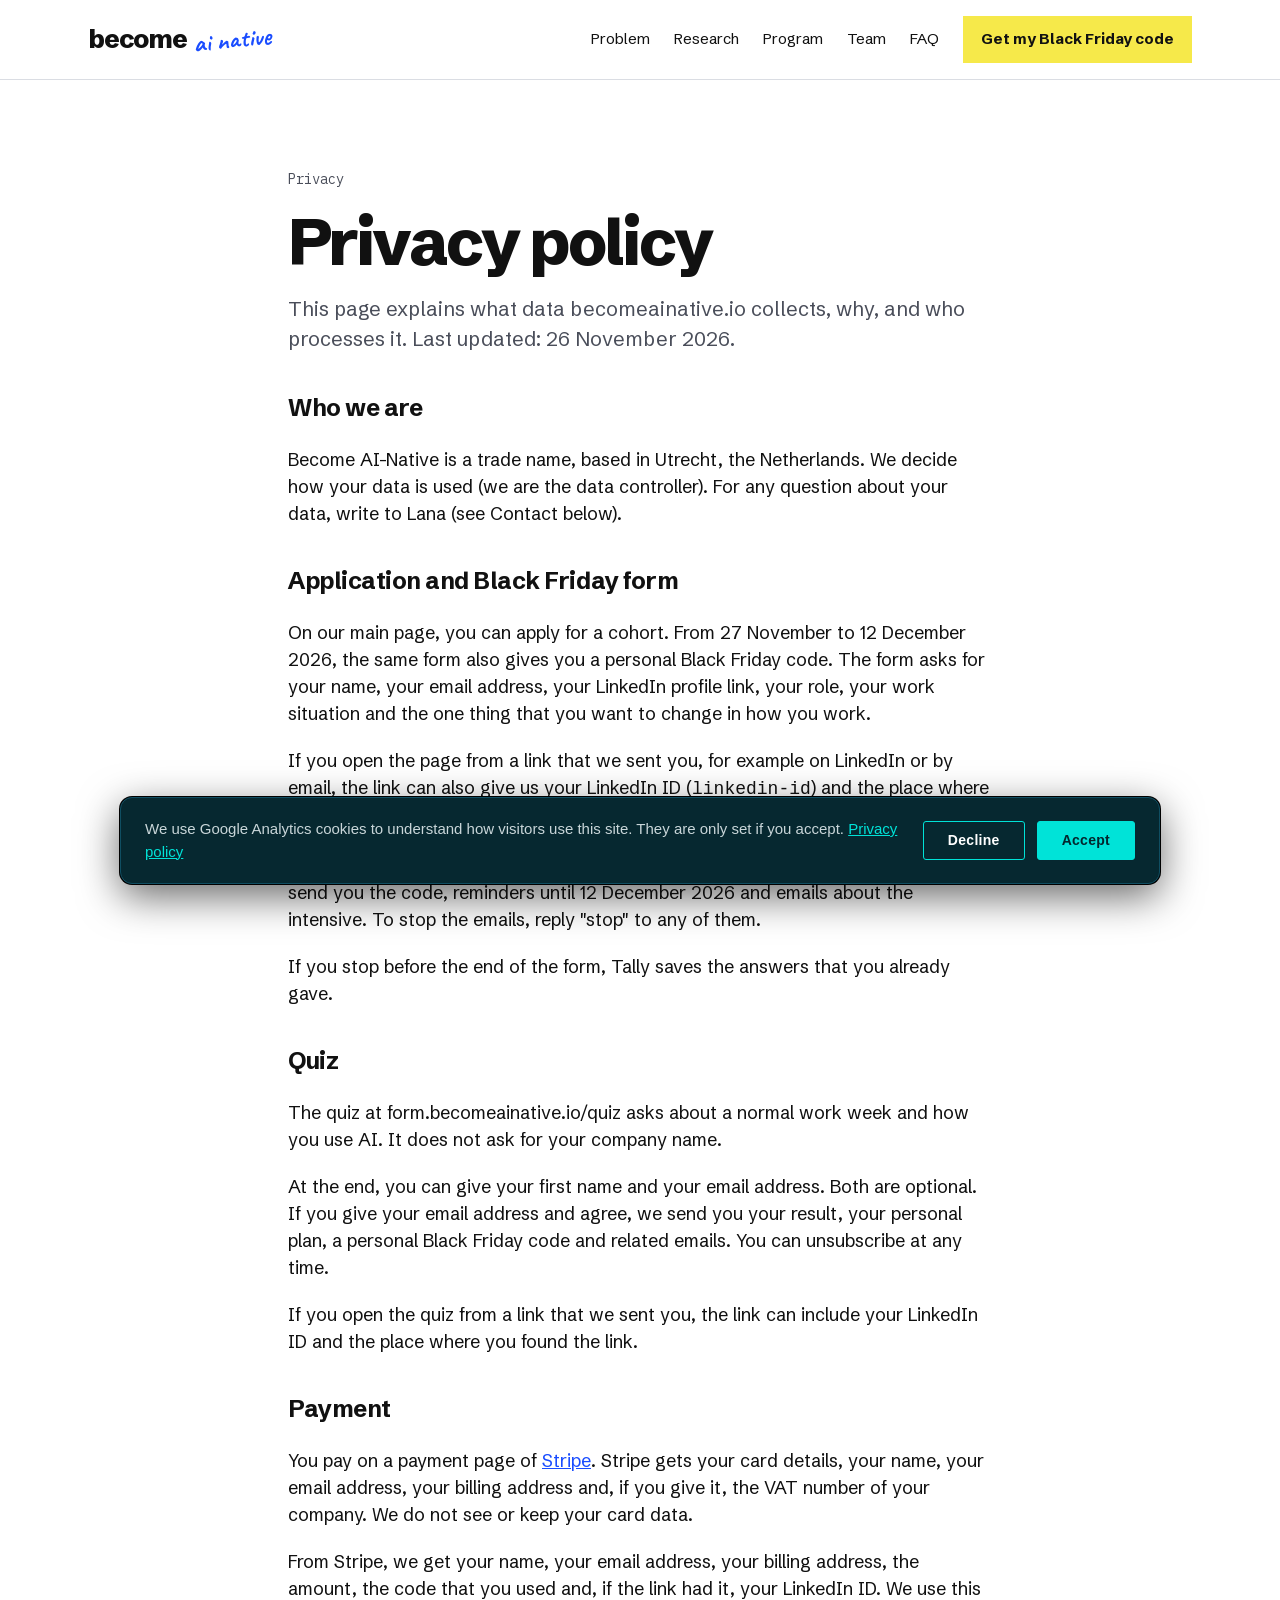
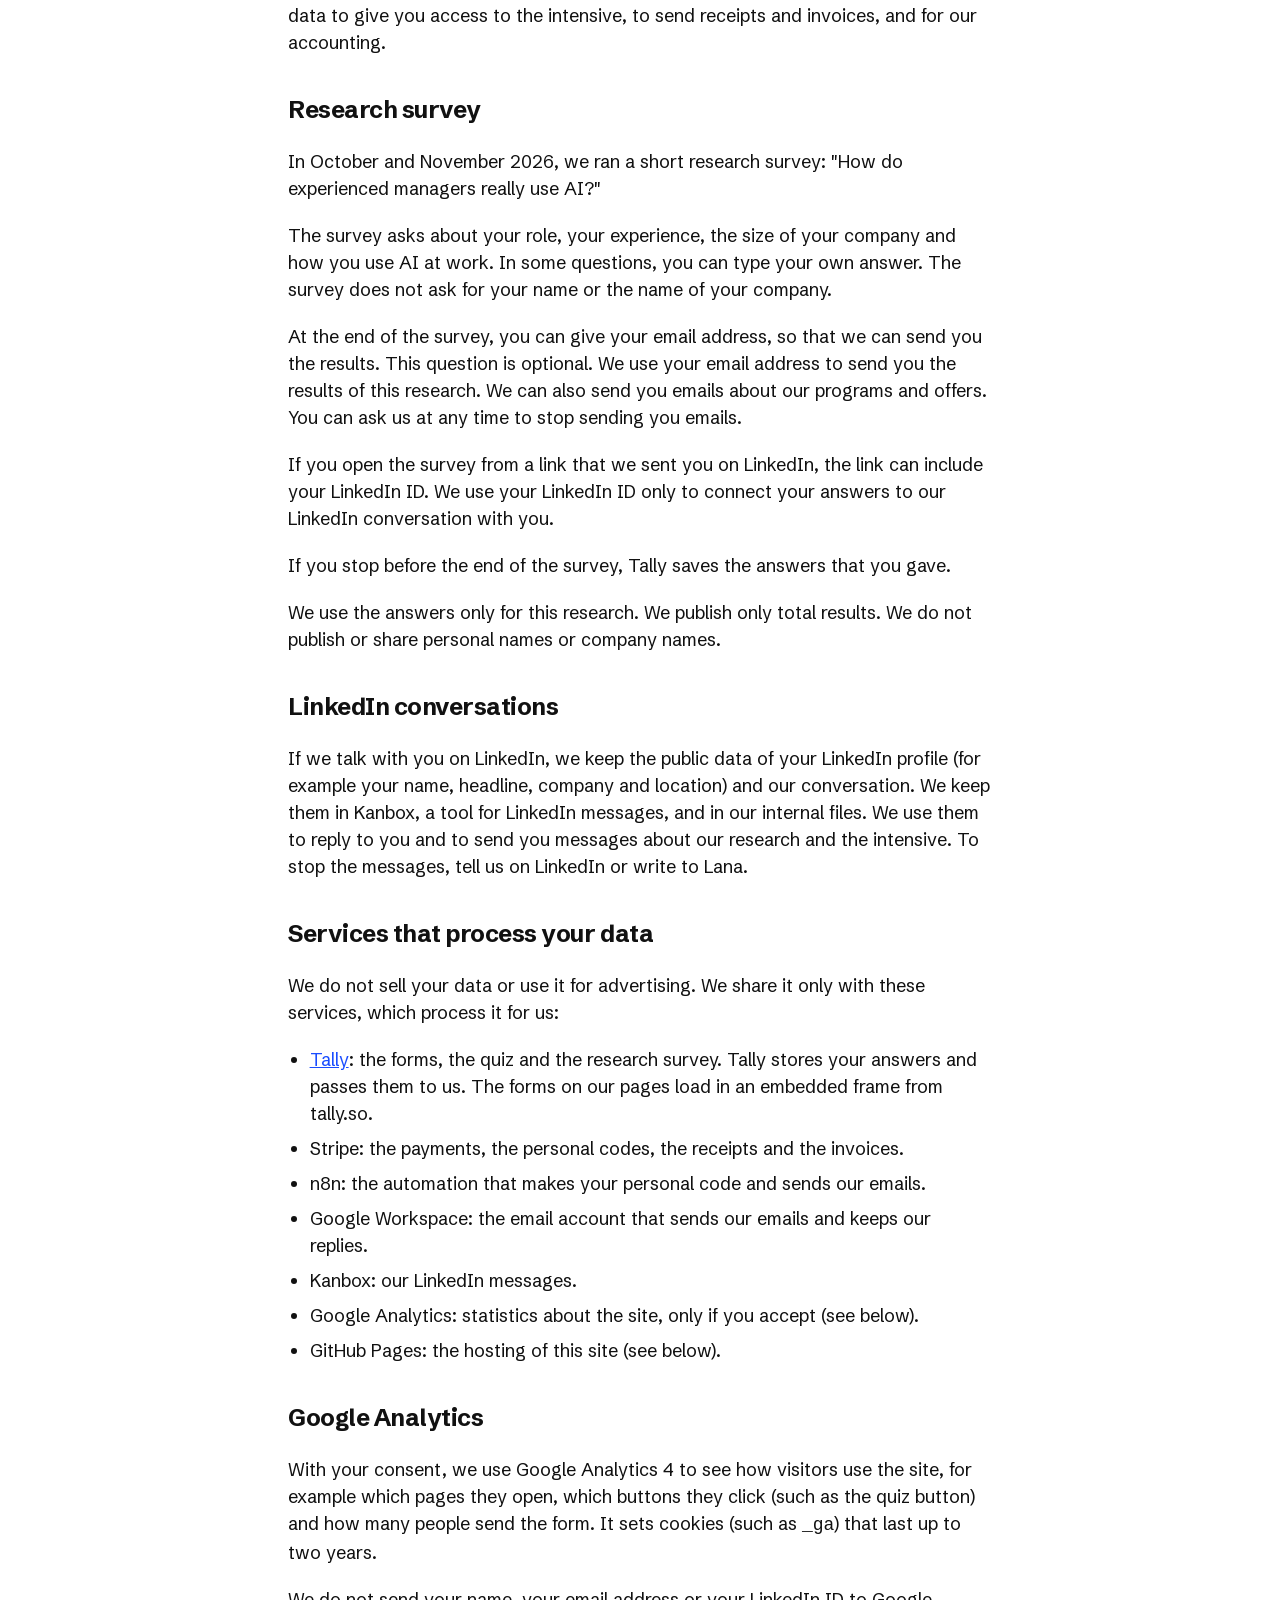
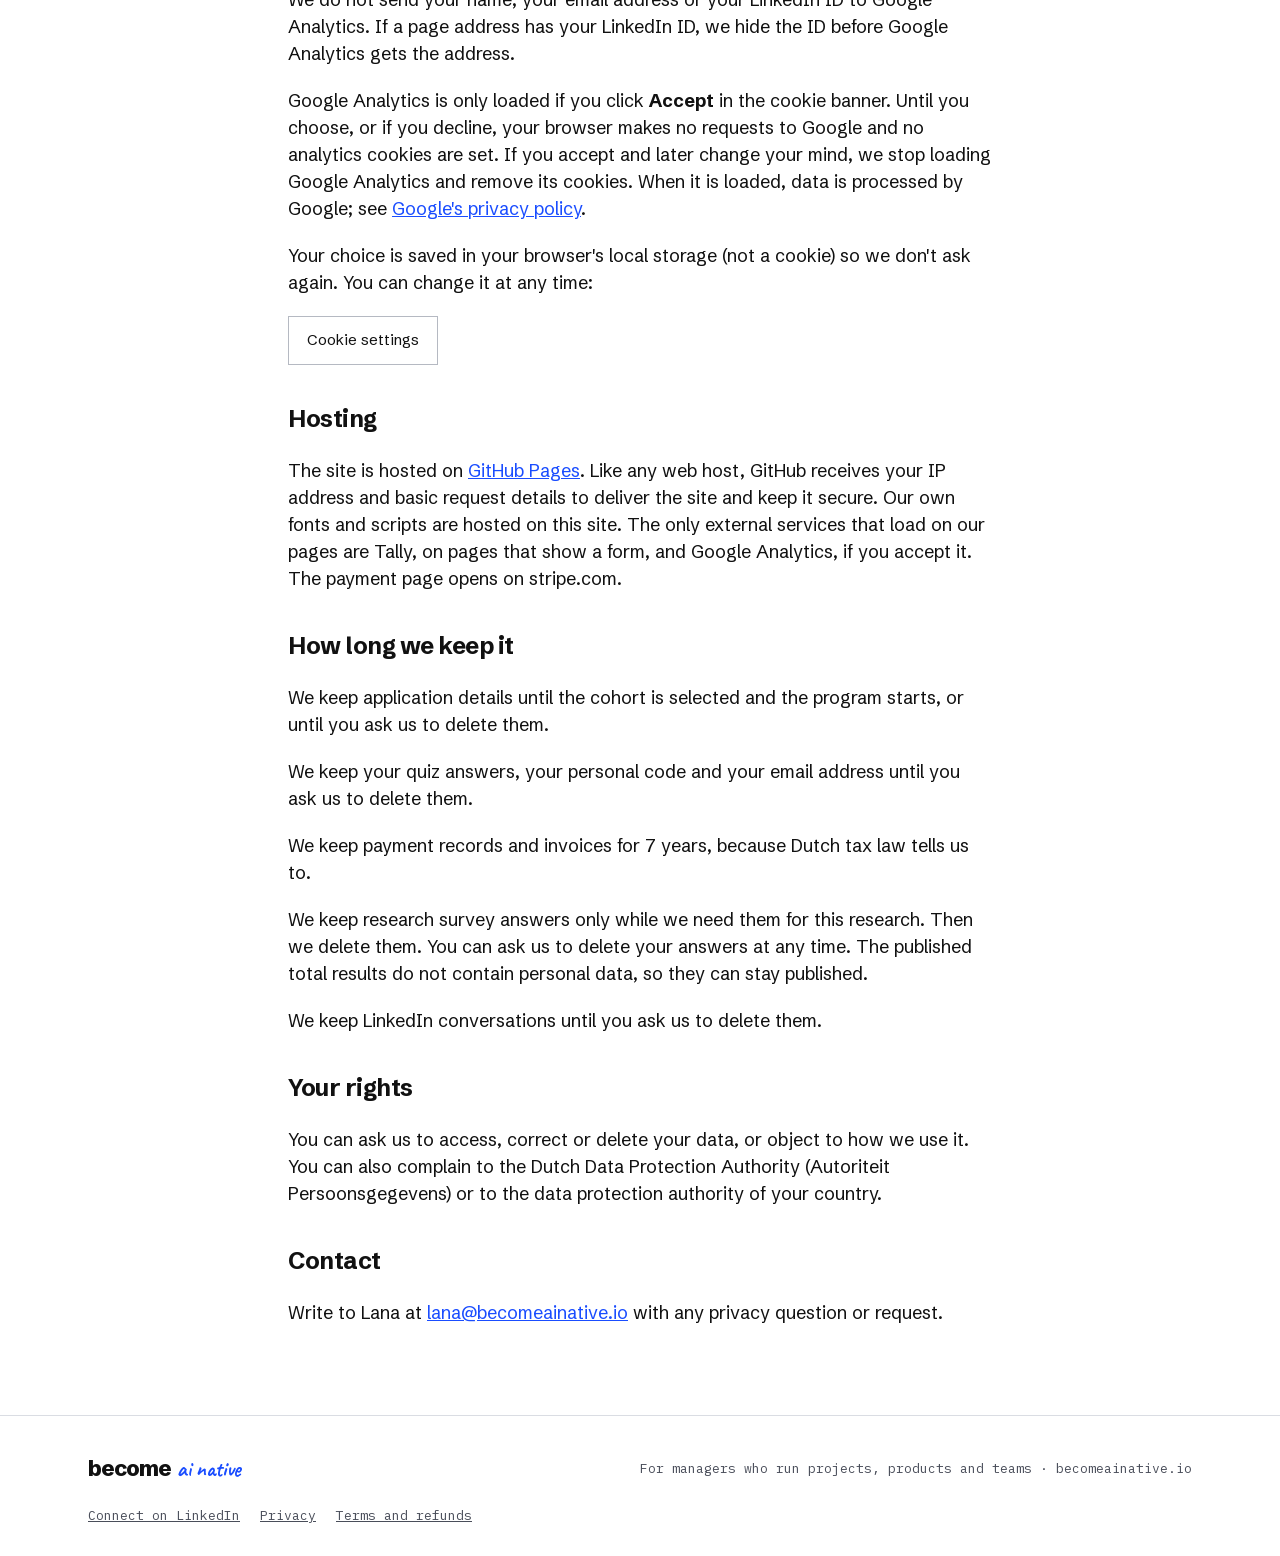
<file: privacy/index.html>
<!doctype html>
<html lang="en" class="bf">
<head>
  <meta charset="utf-8">
  <meta name="viewport" content="width=device-width, initial-scale=1">
  <title>Privacy Policy - Become AI Native</title>
  <meta name="description" content="How Become AI Native handles your data: the application and Black Friday form, the quiz, the payment with Stripe, the research survey, LinkedIn conversations, Google Analytics with your consent, and how to contact us.">
  <link rel="canonical" href="https://becomeainative.io/privacy/">
  <!-- Open Graph / Twitter card -->
  <meta property="og:type" content="website">
  <meta property="og:site_name" content="Become AI Native">
  <meta property="og:title" content="Privacy Policy - Become AI Native">
  <meta property="og:description" content="How Become AI Native handles your data: the application and Black Friday form, the quiz, the payment with Stripe, the research survey, LinkedIn conversations, Google Analytics with your consent, and how to contact us.">
  <meta property="og:url" content="https://becomeainative.io/privacy/">
  <meta name="twitter:card" content="summary">
  <meta name="twitter:title" content="Privacy Policy - Become AI Native">
  <meta name="twitter:description" content="How Become AI Native handles your data: the application and Black Friday form, the quiz, the payment with Stripe, the research survey, LinkedIn conversations, Google Analytics with your consent, and how to contact us.">
  <link rel="icon" type="image/svg+xml" href="/shared/favicon.svg?v=2">
  <!-- Google Analytics 4 + cookie consent (gtag.js loads only after Accept) -->
  <link rel="stylesheet" href="/shared/consent.css">
  <script src="/shared/consent.js?v=4"></script>
  <link rel="stylesheet" href="/shared/site.css?v=24">
</head>
<body>
<header class="header">
  <div class="container">
    <a href="/" class="logo" aria-label="Become AI Native, home" target="_blank" rel="noopener">
      <span class="logo__word">become</span>
      <span class="logo__track">ai native</span>
    </a>
    <nav class="nav" aria-label="Main">
      <a href="/#problem" target="_blank" rel="noopener">Problem</a>
      <a href="/#research" target="_blank" rel="noopener">Research</a>
      <a href="/#program" target="_blank" rel="noopener">Program</a>
      <a href="/#team" target="_blank" rel="noopener">Team</a>
      <a href="/#faq" target="_blank" rel="noopener">FAQ</a>
      <a href="/#apply" class="btn" data-bf target="_blank" rel="noopener">Get my Black Friday code</a>
      <a href="/#apply" class="btn" data-bf-off target="_blank" rel="noopener">Apply for Cohort <span data-cohort>4</span></a>
    </nav>
  </div>
</header>
<main class="page">
  <div class="container">
    <div class="label">Privacy</div>
    <h1>Privacy policy</h1>
    <p class="lead">This page explains what data becomeainative.io collects, why, and who processes it. Last updated: 26 November 2026.</p>

    <h2>Who we are</h2>
    <p>Become AI-Native is a trade name, based in Utrecht, the Netherlands. We decide how your data is used (we are the data controller). For any question about your data, write to Lana (see Contact below).</p>

    <h2>Application and Black Friday form</h2>
    <p>On our main page, you can apply for a cohort. From 27 November to 12 December 2026, the same form also gives you a personal Black Friday code. The form asks for your name, your email address, your LinkedIn profile link, your role, your work situation and the one thing that you want to change in how you work.</p>
    <p>If you open the page from a link that we sent you, for example on LinkedIn or by email, the link can also give us your LinkedIn ID (<code>linkedin-id</code>) and the place where you found the link (<code>source</code>).</p>
    <p>We use this data to review your application, to make your personal code, and to send you the code, reminders until 12 December 2026 and emails about the intensive. To stop the emails, reply "stop" to any of them.</p>
    <p>If you stop before the end of the form, Tally saves the answers that you already gave.</p>

    <h2>Quiz</h2>
    <p>The quiz at form.becomeainative.io/quiz asks about a normal work week and how you use AI. It does not ask for your company name.</p>
    <p>At the end, you can give your first name and your email address. Both are optional. If you give your email address and agree, we send you your result, your personal plan, a personal Black Friday code and related emails. You can unsubscribe at any time.</p>
    <p>If you open the quiz from a link that we sent you, the link can include your LinkedIn ID and the place where you found the link.</p>

    <h2>Payment</h2>
    <p>You pay on a payment page of <a href="https://stripe.com/privacy" rel="noopener" target="_blank">Stripe</a>. Stripe gets your card details, your name, your email address, your billing address and, if you give it, the VAT number of your company. We do not see or keep your card data.</p>
    <p>From Stripe, we get your name, your email address, your billing address, the amount, the code that you used and, if the link had it, your LinkedIn ID. We use this data to give you access to the intensive, to send receipts and invoices, and for our accounting.</p>

    <h2>Research survey</h2>
    <p>In October and November 2026, we ran a short research survey: "How do experienced managers really use AI?"</p>
    <p>The survey asks about your role, your experience, the size of your company and how you use AI at work. In some questions, you can type your own answer. The survey does not ask for your name or the name of your company.</p>
    <p>At the end of the survey, you can give your email address, so that we can send you the results. This question is optional. We use your email address to send you the results of this research. We can also send you emails about our programs and offers. You can ask us at any time to stop sending you emails.</p>
    <p>If you open the survey from a link that we sent you on LinkedIn, the link can include your LinkedIn ID. We use your LinkedIn ID only to connect your answers to our LinkedIn conversation with you.</p>
    <p>If you stop before the end of the survey, Tally saves the answers that you gave.</p>
    <p>We use the answers only for this research. We publish only total results. We do not publish or share personal names or company names.</p>

    <h2>LinkedIn conversations</h2>
    <p>If we talk with you on LinkedIn, we keep the public data of your LinkedIn profile (for example your name, headline, company and location) and our conversation. We keep them in Kanbox, a tool for LinkedIn messages, and in our internal files. We use them to reply to you and to send you messages about our research and the intensive. To stop the messages, tell us on LinkedIn or write to Lana.</p>

    <h2>Services that process your data</h2>
    <p>We do not sell your data or use it for advertising. We share it only with these services, which process it for us:</p>
    <ul>
      <li><a href="https://tally.so/privacy" rel="noopener" target="_blank">Tally</a>: the forms, the quiz and the research survey. Tally stores your answers and passes them to us. The forms on our pages load in an embedded frame from tally.so.</li>
      <li>Stripe: the payments, the personal codes, the receipts and the invoices.</li>
      <li>n8n: the automation that makes your personal code and sends our emails.</li>
      <li>Google Workspace: the email account that sends our emails and keeps our replies.</li>
      <li>Kanbox: our LinkedIn messages.</li>
      <li>Google Analytics: statistics about the site, only if you accept (see below).</li>
      <li>GitHub Pages: the hosting of this site (see below).</li>
    </ul>

    <h2>Google Analytics</h2>
    <p>With your consent, we use Google Analytics 4 to see how visitors use the site, for example which pages they open, which buttons they click (such as the quiz button) and how many people send the form. It sets cookies (such as <code>_ga</code>) that last up to two years.</p>
    <p>We do not send your name, your email address or your LinkedIn ID to Google Analytics. If a page address has your LinkedIn ID, we hide the ID before Google Analytics gets the address.</p>
    <p>Google Analytics is only loaded if you click <strong>Accept</strong> in the cookie banner. Until you choose, or if you decline, your browser makes no requests to Google and no analytics cookies are set. If you accept and later change your mind, we stop loading Google Analytics and remove its cookies. When it is loaded, data is processed by Google; see <a href="https://policies.google.com/privacy" rel="noopener" target="_blank">Google's privacy policy</a>.</p>
    <p>Your choice is saved in your browser's local storage (not a cookie) so we don't ask again. You can change it at any time:</p>
    <p><button type="button" class="btn-ghost" onclick="window.bainCookieSettings && window.bainCookieSettings()">Cookie settings</button></p>

    <h2>Hosting</h2>
    <p>The site is hosted on <a href="https://docs.github.com/en/site-policy/privacy-policies/github-general-privacy-statement" rel="noopener" target="_blank">GitHub Pages</a>. Like any web host, GitHub receives your IP address and basic request details to deliver the site and keep it secure. Our own fonts and scripts are hosted on this site. The only external services that load on our pages are Tally, on pages that show a form, and Google Analytics, if you accept it. The payment page opens on stripe.com.</p>

    <h2>How long we keep it</h2>
    <p>We keep application details until the cohort is selected and the program starts, or until you ask us to delete them.</p>
    <p>We keep your quiz answers, your personal code and your email address until you ask us to delete them.</p>
    <p>We keep payment records and invoices for 7 years, because Dutch tax law tells us to.</p>
    <p>We keep research survey answers only while we need them for this research. Then we delete them. You can ask us to delete your answers at any time. The published total results do not contain personal data, so they can stay published.</p>
    <p>We keep LinkedIn conversations until you ask us to delete them.</p>

    <h2>Your rights</h2>
    <p>You can ask us to access, correct or delete your data, or object to how we use it. You can also complain to the Dutch Data Protection Authority (Autoriteit Persoonsgegevens) or to the data protection authority of your country.</p>

    <h2>Contact</h2>
    <p>Write to Lana at <a href="mailto:lana@becomeainative.io">lana@becomeainative.io</a> with any privacy question or request.</p>
  </div>
</main>
<footer class="footer">
  <div class="container">
    <a href="/" class="logo" aria-label="Become AI Native, home" target="_blank" rel="noopener">
      <span class="logo__word">become</span>
      <span class="logo__track">ai native</span>
    </a>
    <div class="label label--sm">For managers who run projects, products and teams · becomeainative.io</div>
    <nav class="footer__links label label--sm" aria-label="Footer"><a href="https://www.linkedin.com/in/vadym-klymov/" rel="noopener" target="_blank">Connect on LinkedIn</a><a href="/privacy/" target="_blank" rel="noopener">Privacy</a><a href="/terms-and-refunds/" target="_blank" rel="noopener">Terms and refunds</a></nav>
  </div>
</footer>
<script src="/shared/site.js?v=10"></script>
</body>
</html>
</file>
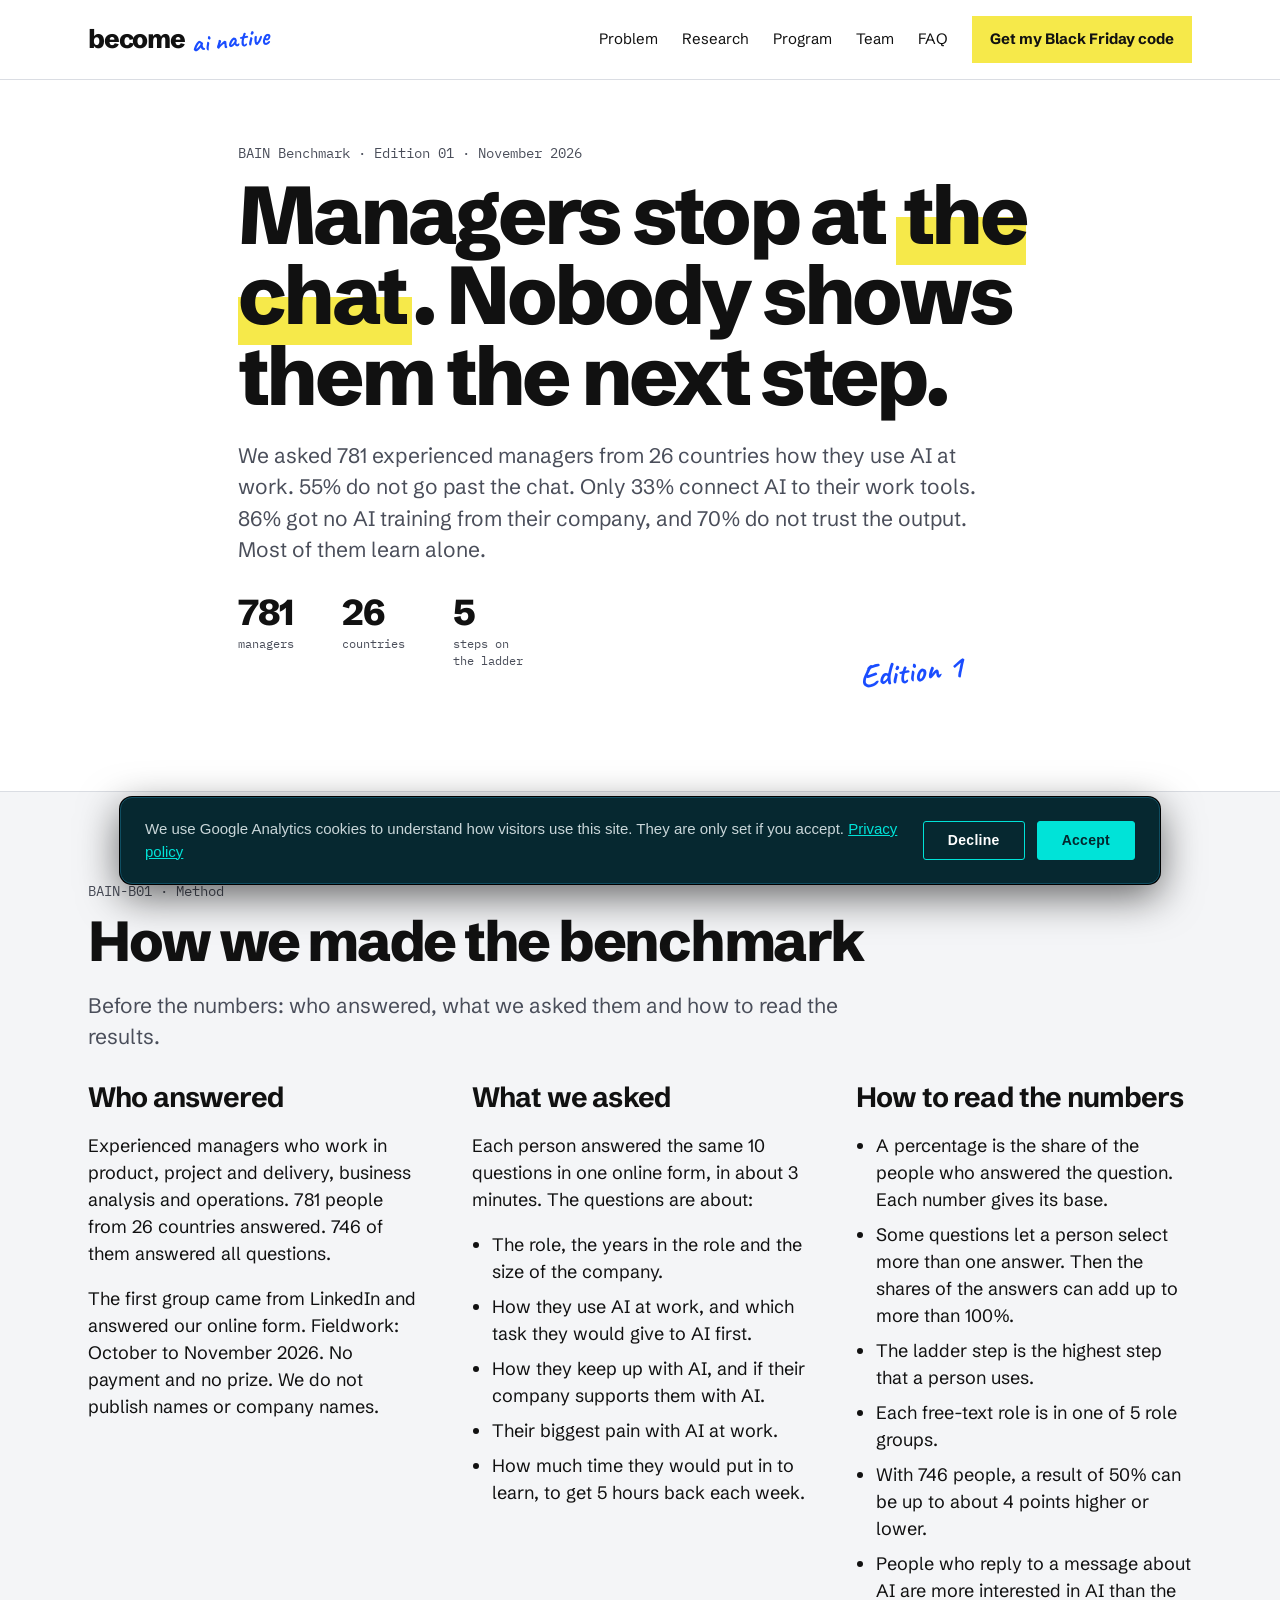
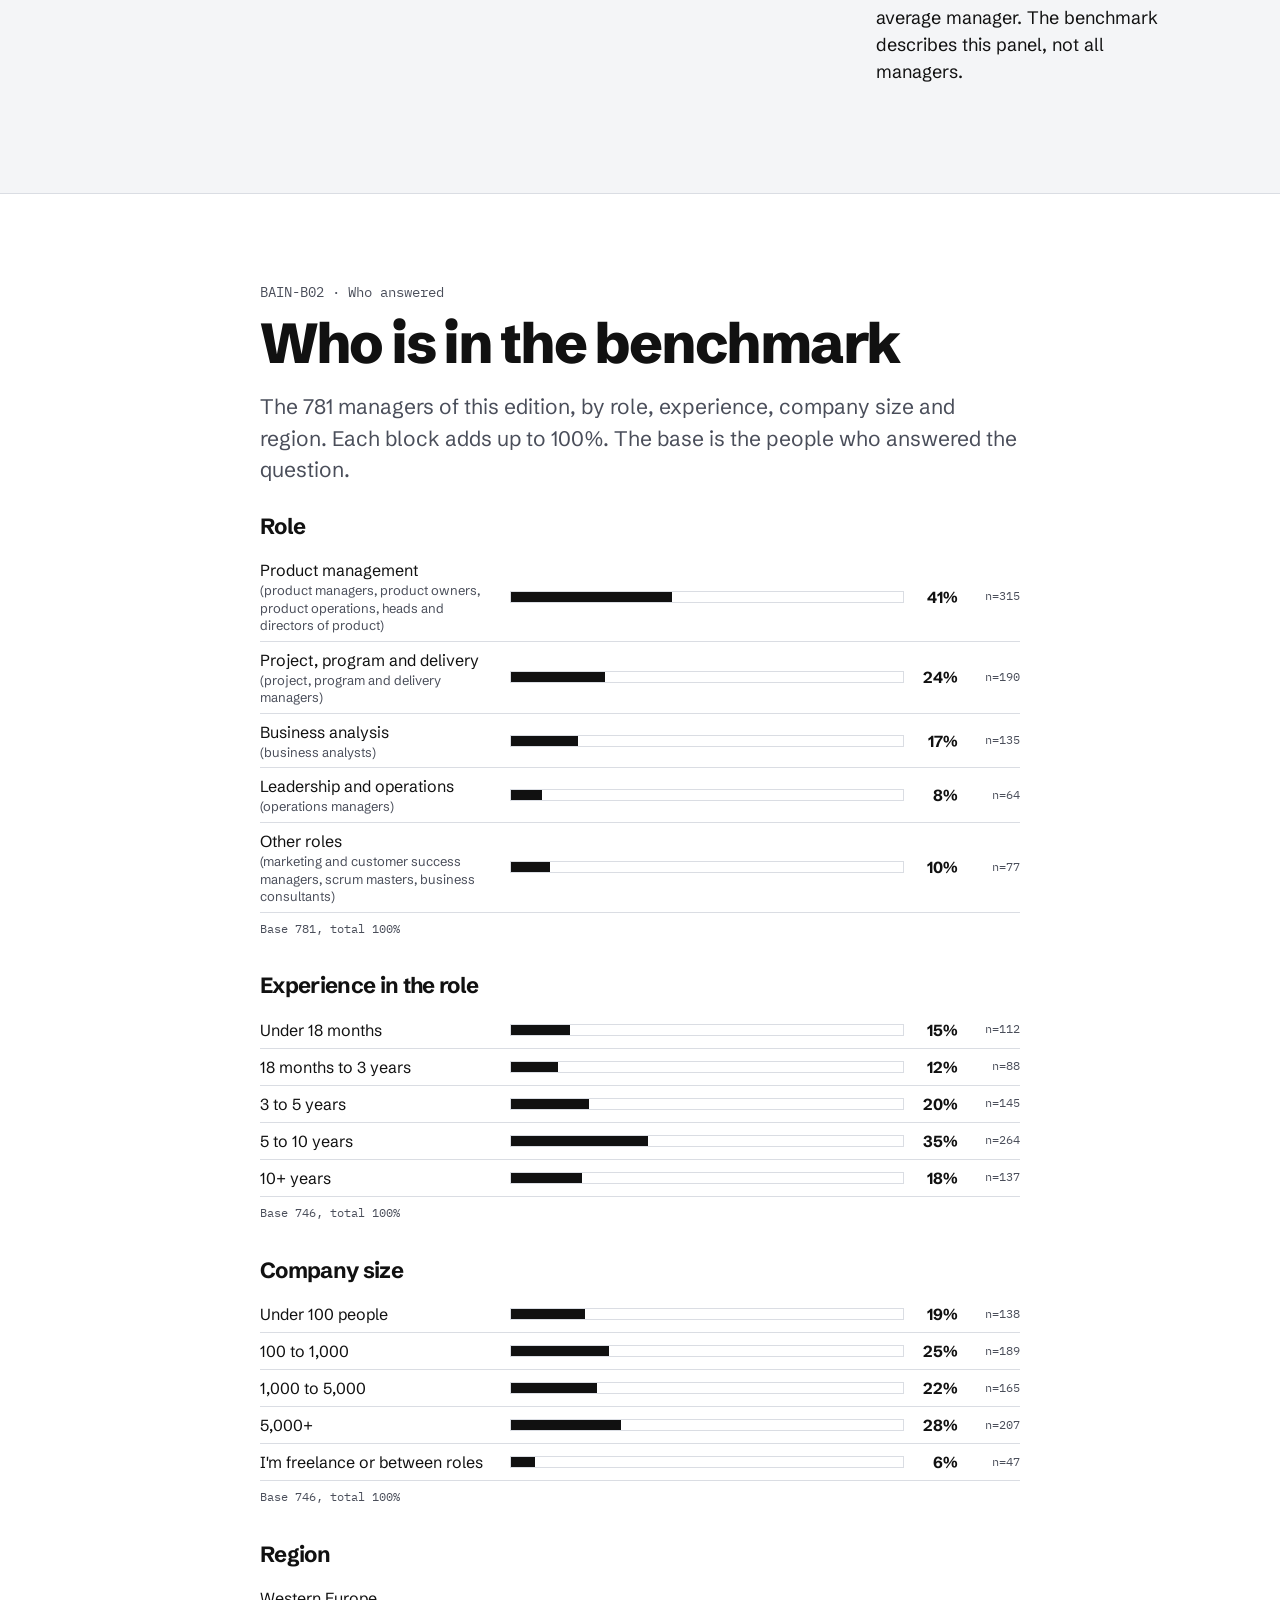
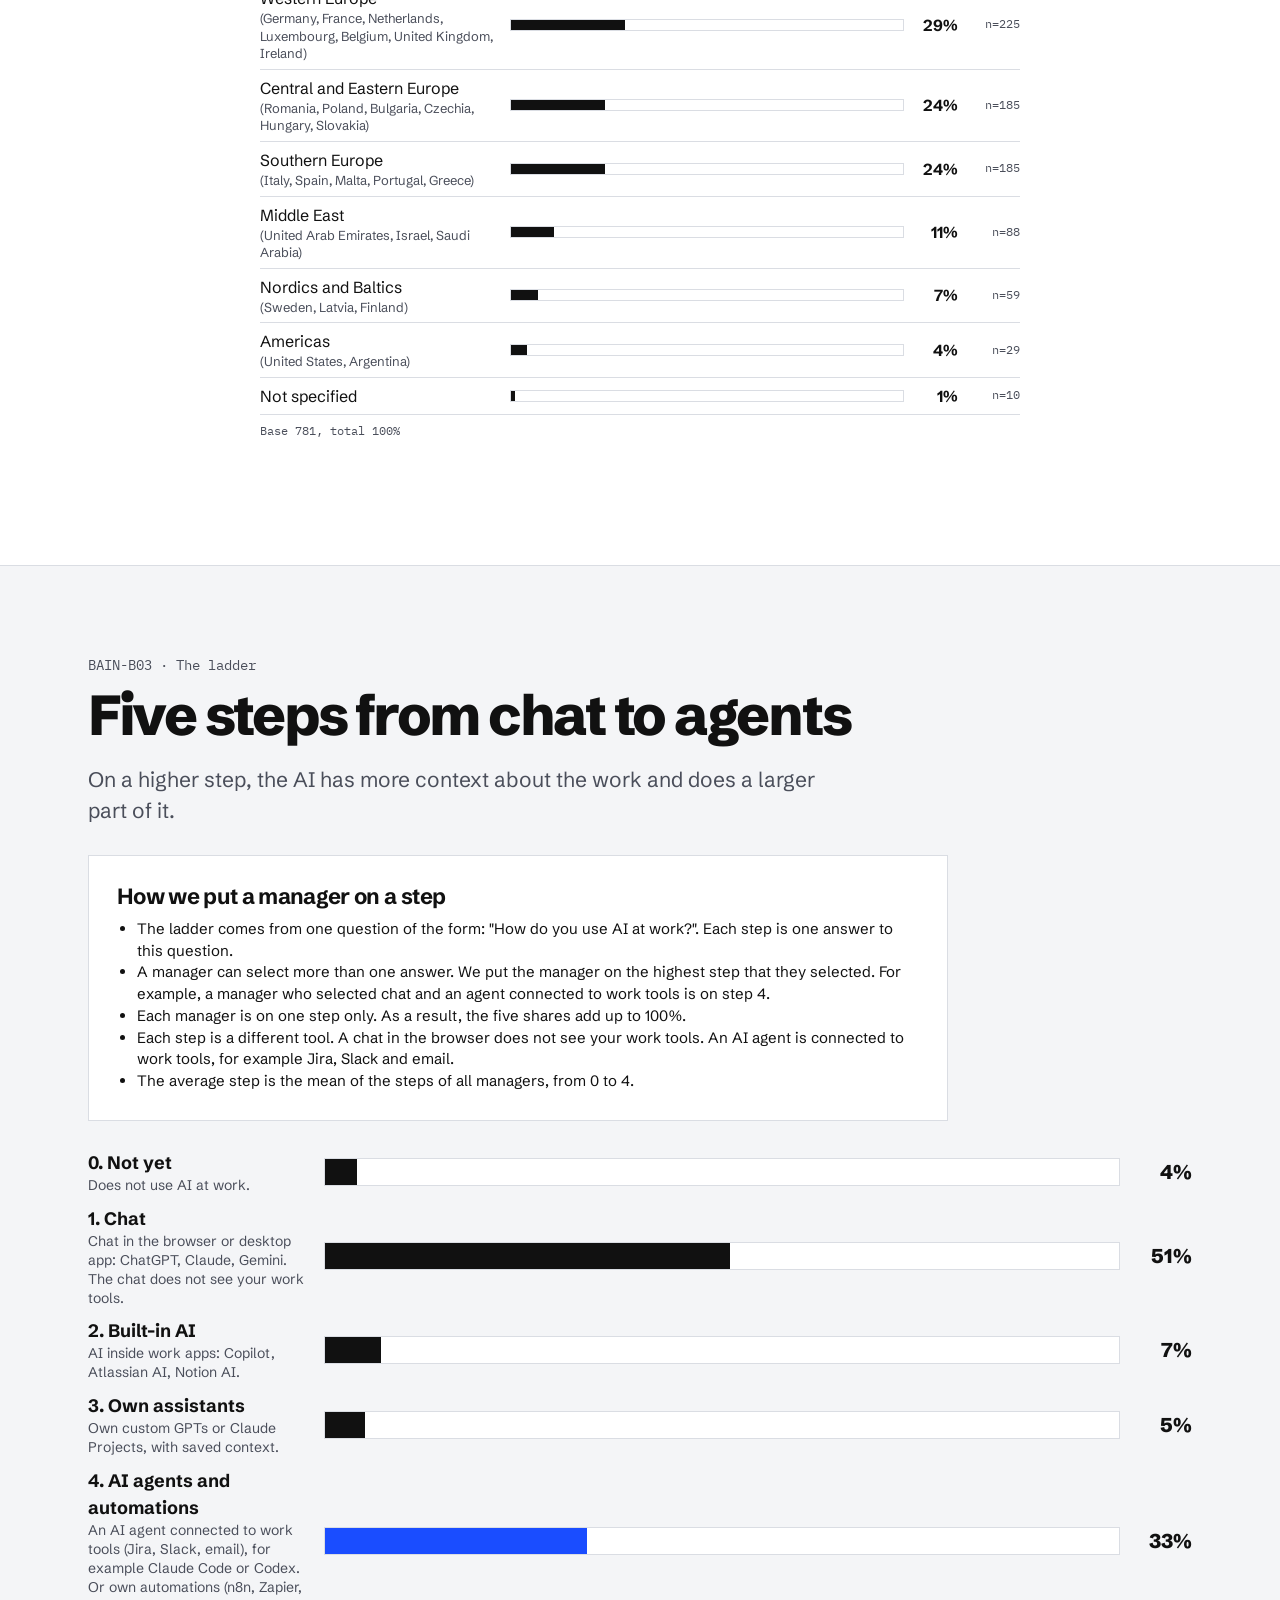
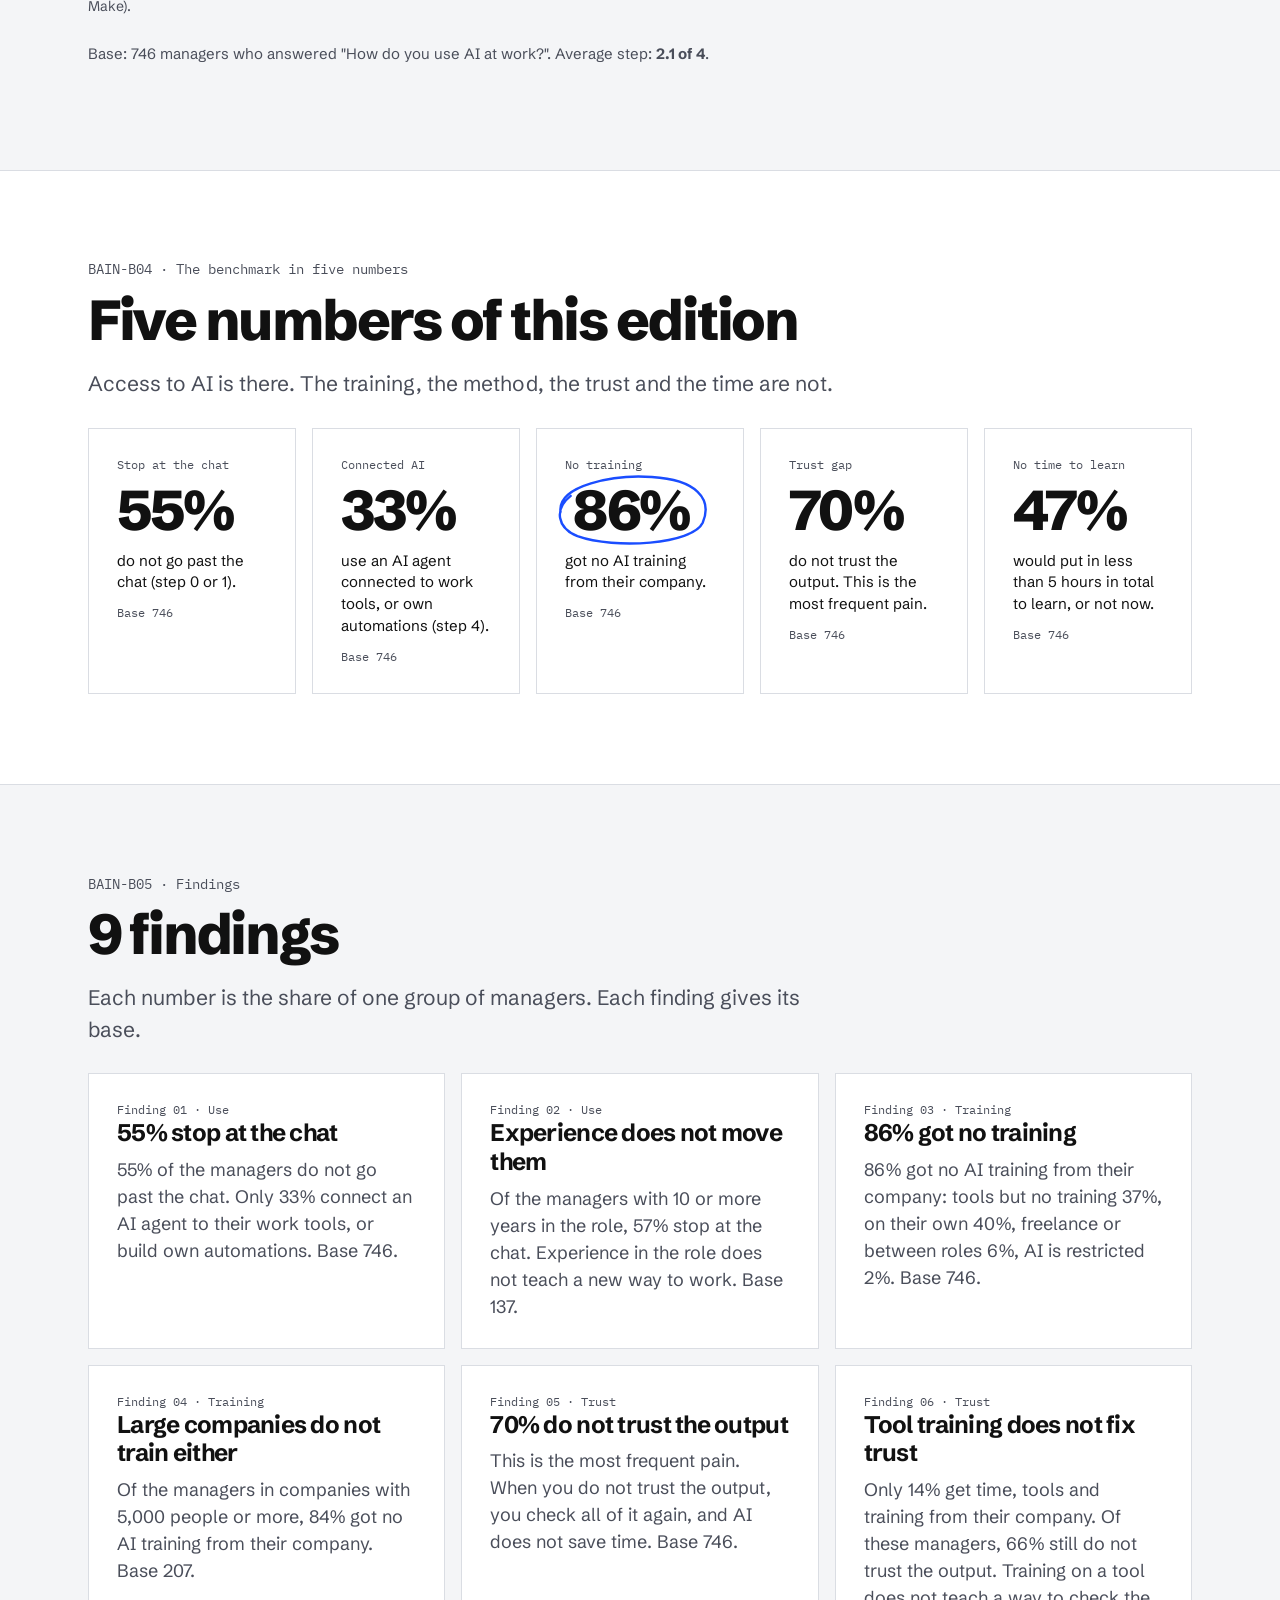
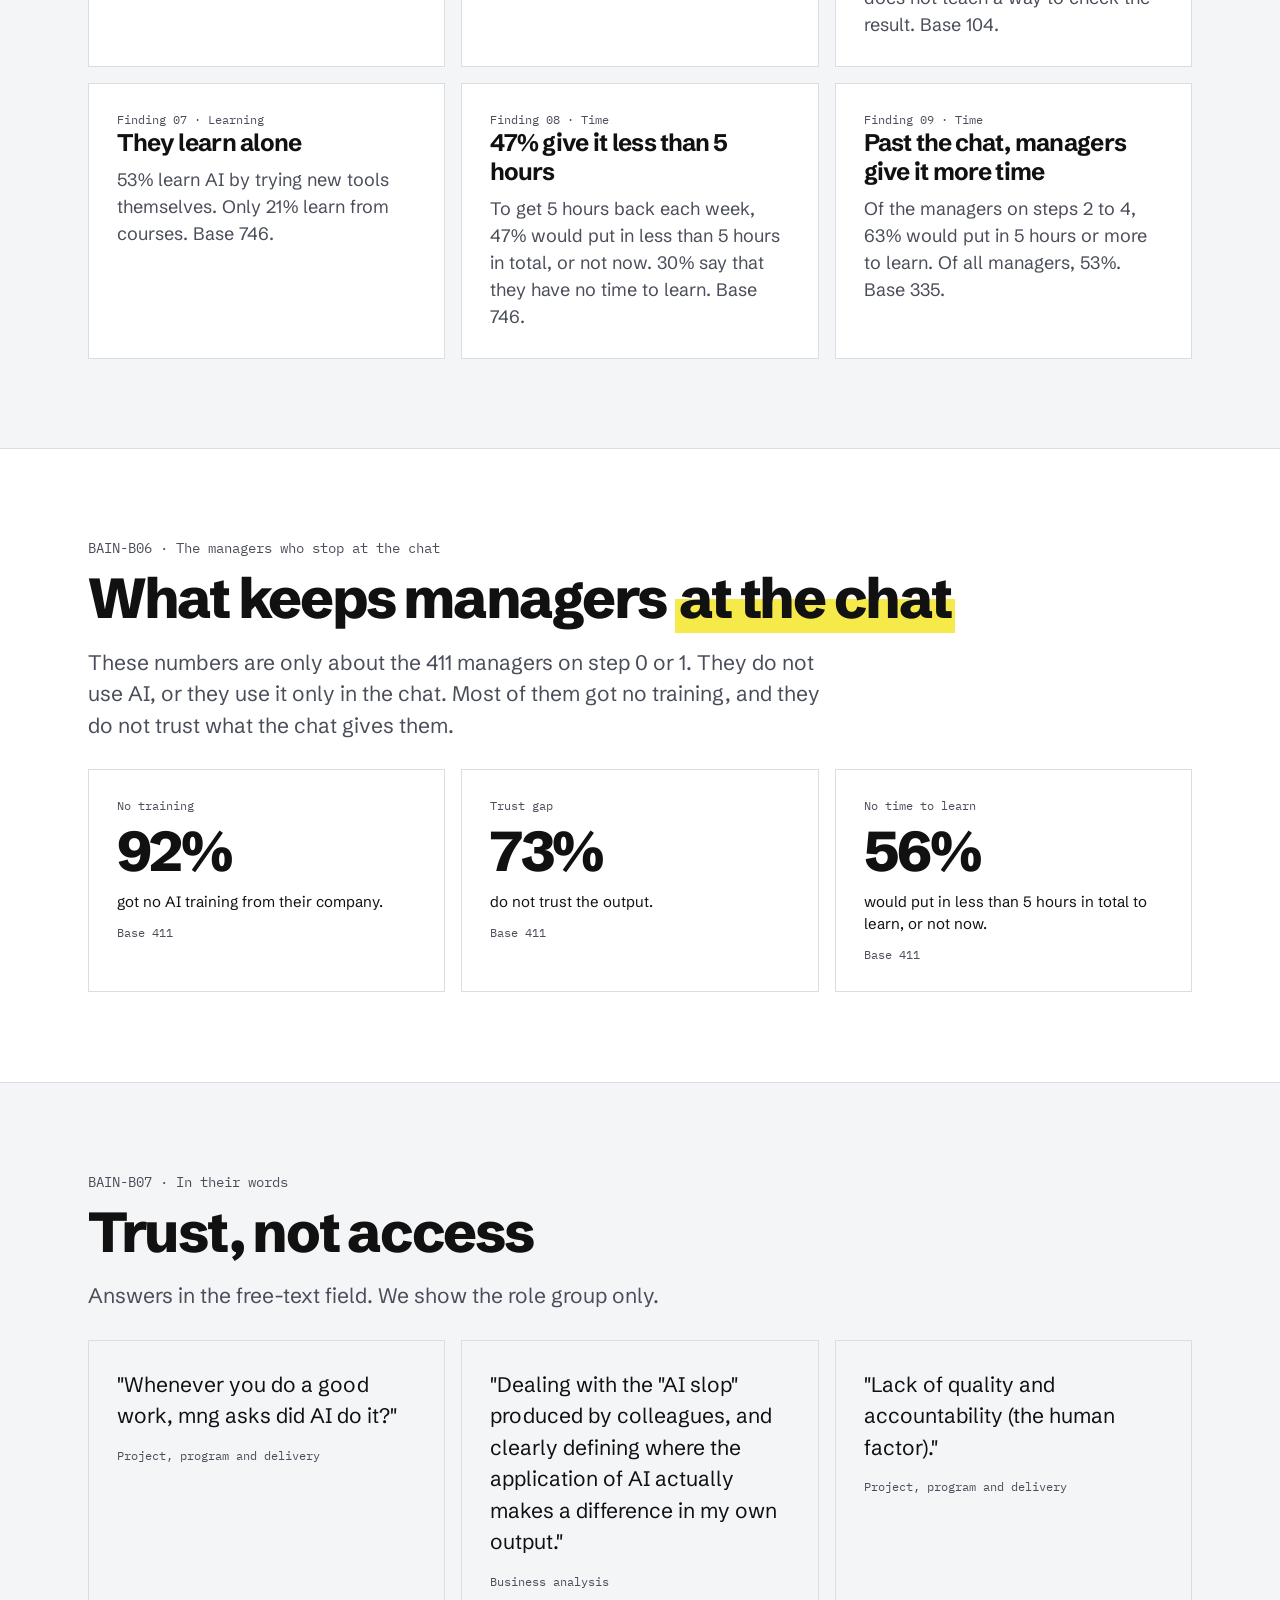
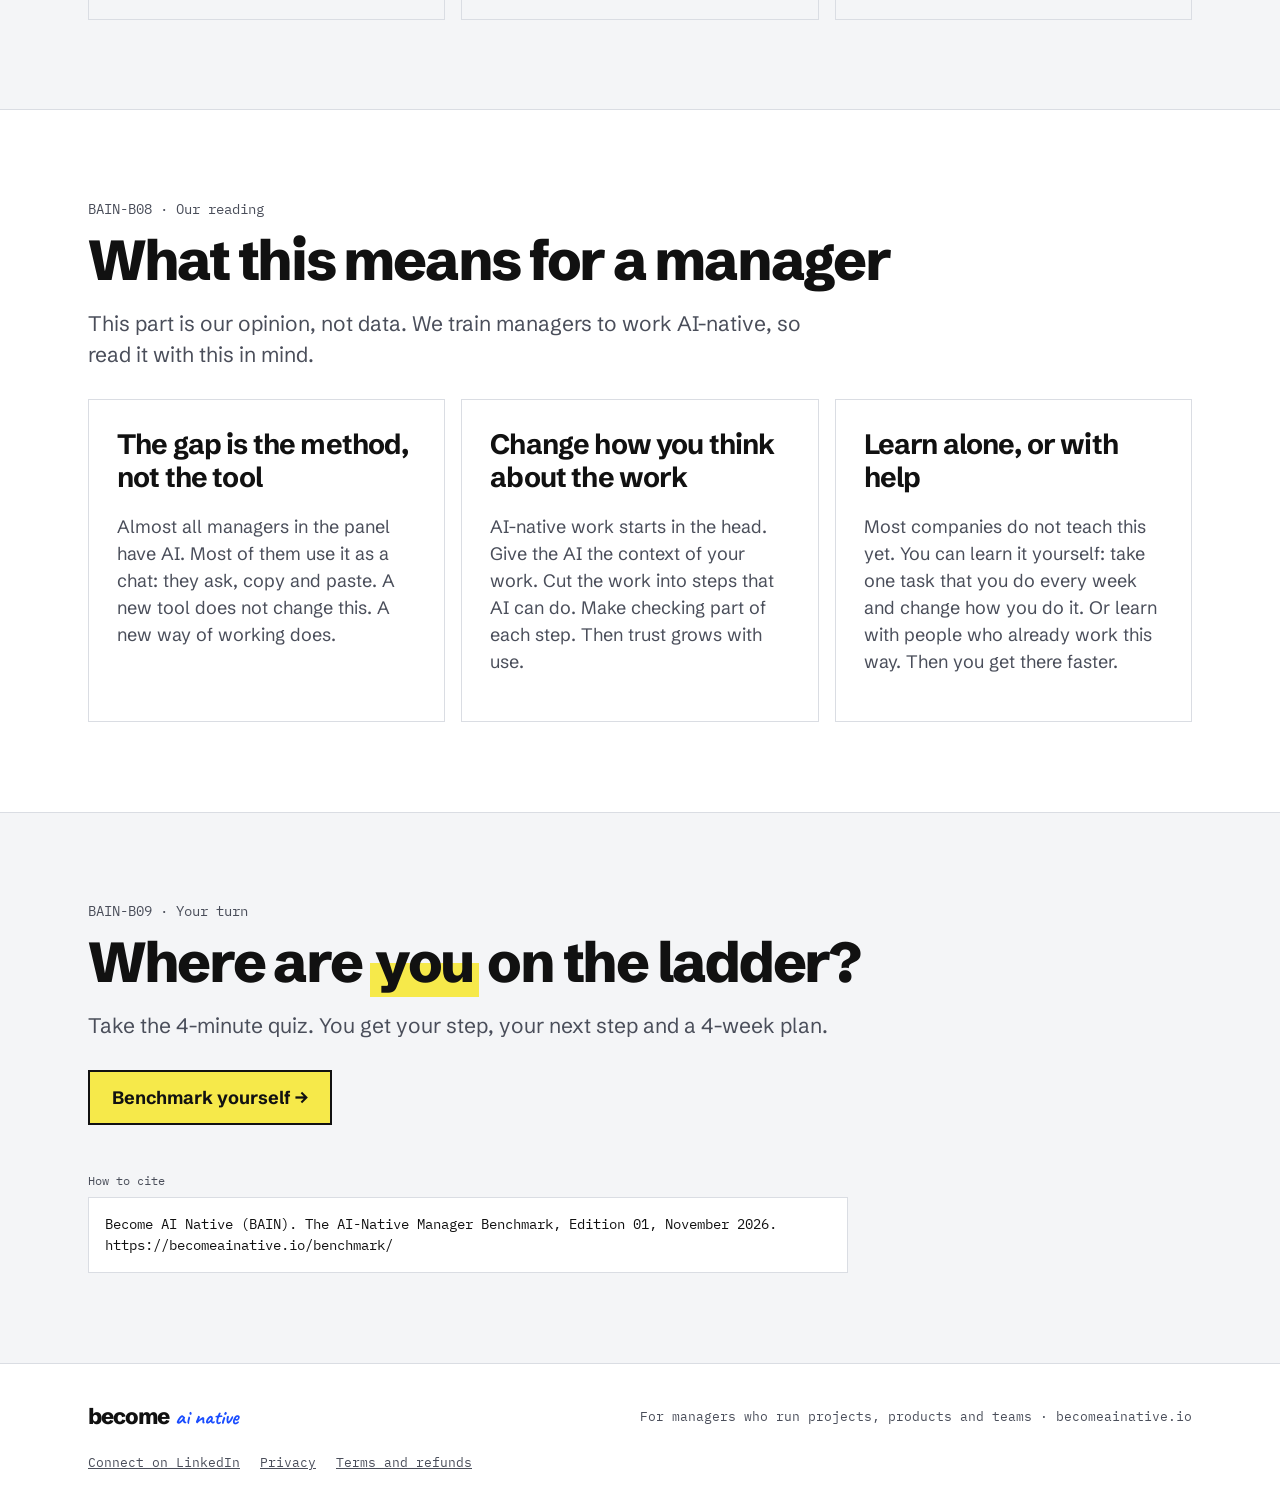
<file: research/index.html>
<!doctype html>
<html lang="en">
<head>
<meta charset="utf-8">
<meta name="viewport" content="width=device-width, initial-scale=1">
<title>The AI-Native Manager Benchmark | Become AI Native</title>
<meta name="robots" content="noindex">
<link rel="canonical" href="https://becomeainative.io/benchmark/">
<meta http-equiv="refresh" content="0; url=/benchmark/">
<!-- /research/ is the old address of the benchmark. Keep the query (linkedin-id, source) and the hash. -->
<script>location.replace("/benchmark/" + location.search + location.hash);</script>
</head>
<body style="margin:0;background:#fff;color:#111;font:18px/1.5 system-ui,sans-serif;padding:24px">
<p>The research moved to <a href="/benchmark/">becomeainative.io/benchmark/</a>.</p>
</body>
</html>
</file>
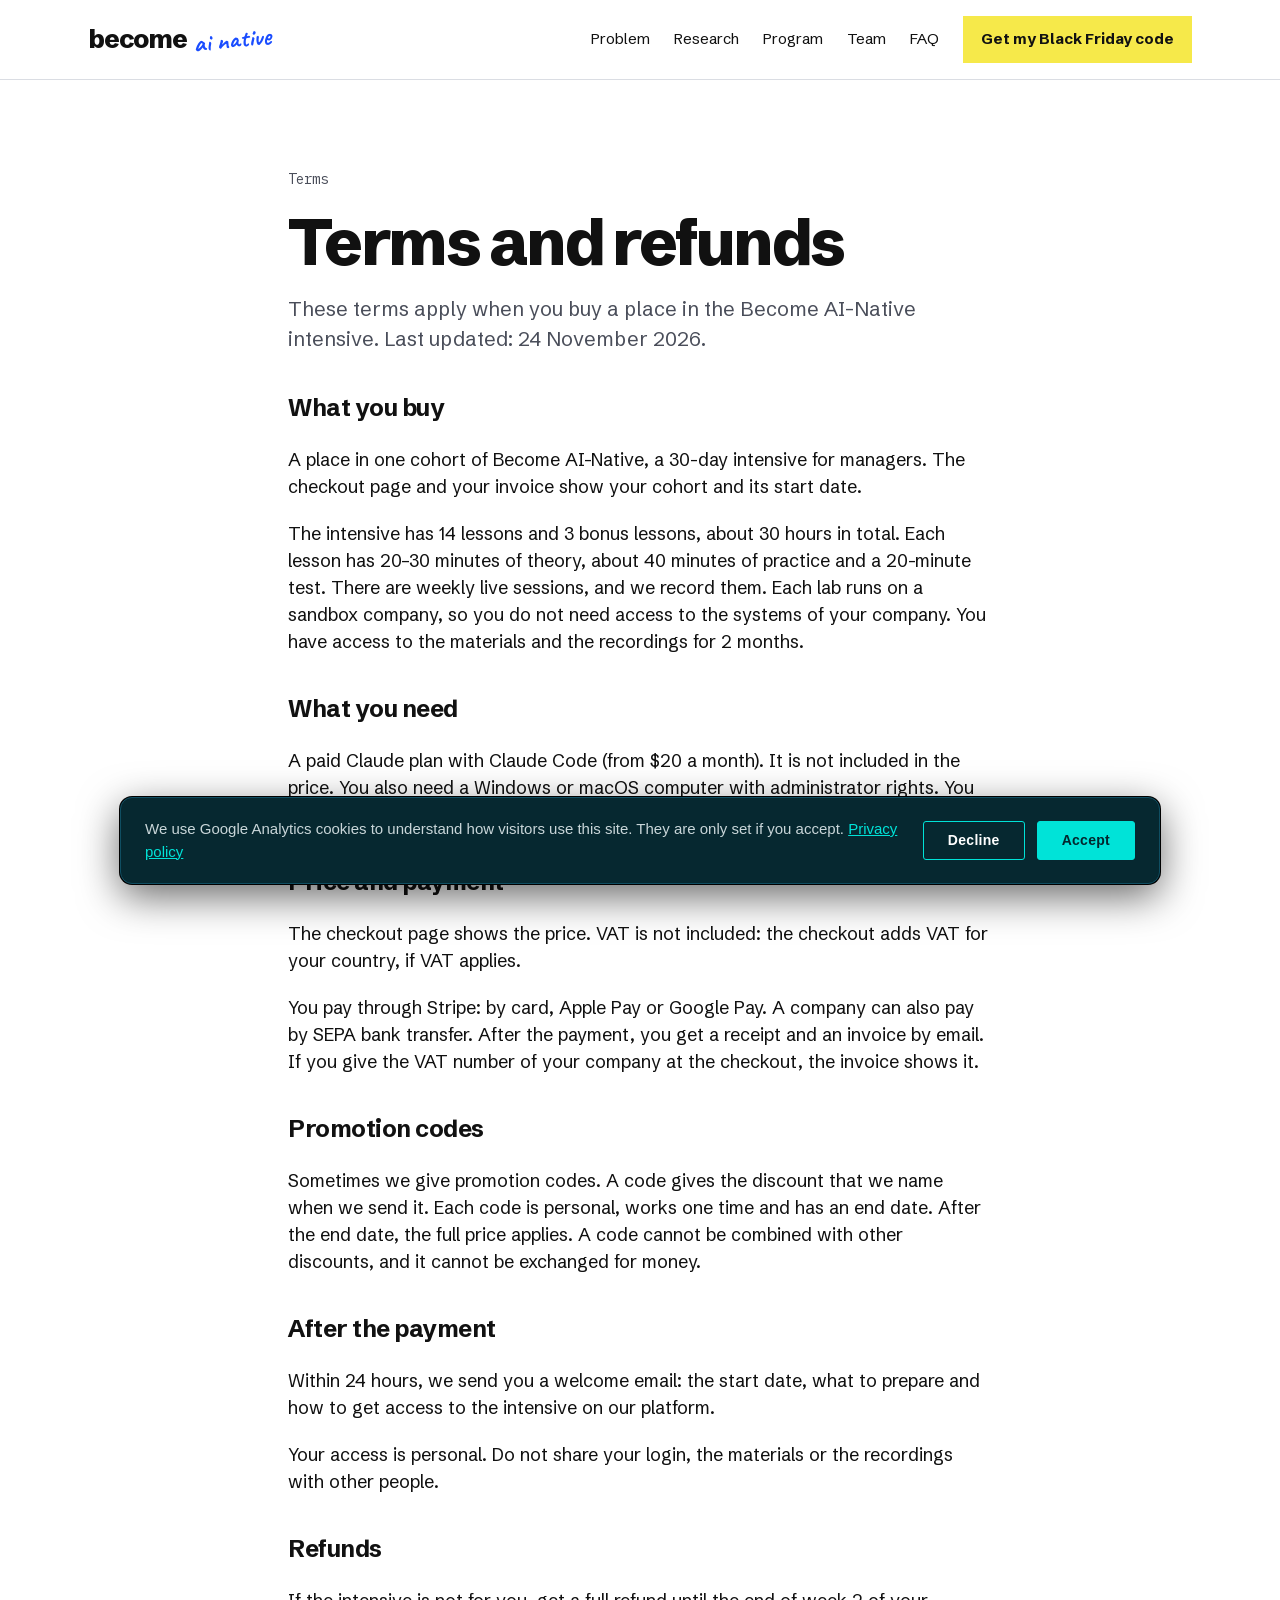
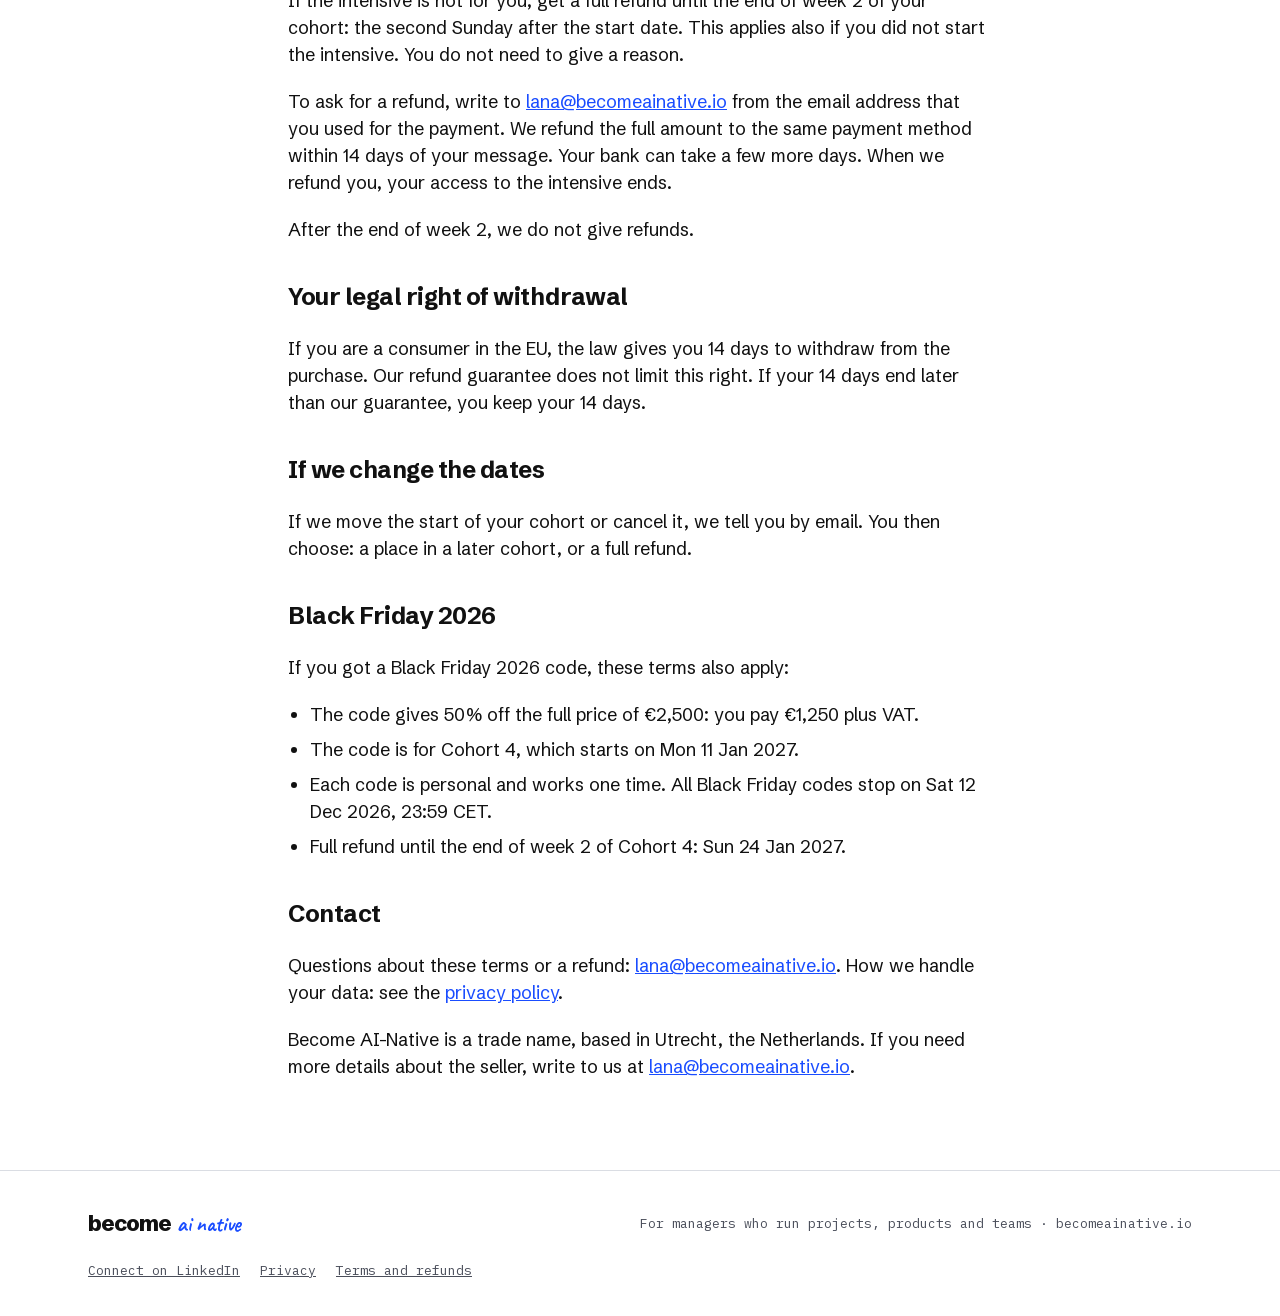
<file: terms-and-refunds/index.html>
<!doctype html>
<html lang="en" class="bf">
<head>
  <meta charset="utf-8">
  <meta name="viewport" content="width=device-width, initial-scale=1">
  <title>Terms and refunds - Become AI Native</title>
  <meta name="description" content="The terms of the Become AI-Native intensive: what you buy, the price and payment, promotion codes, access and the full refund until the end of week 2.">
  <link rel="canonical" href="https://becomeainative.io/terms-and-refunds/">
  <!-- Open Graph / Twitter card -->
  <meta property="og:type" content="website">
  <meta property="og:site_name" content="Become AI Native">
  <meta property="og:title" content="Terms and refunds - Become AI Native">
  <meta property="og:description" content="The terms of the Become AI-Native intensive: what you buy, the price and payment, promotion codes, access and the full refund until the end of week 2.">
  <meta property="og:url" content="https://becomeainative.io/terms-and-refunds/">
  <meta name="twitter:card" content="summary">
  <meta name="twitter:title" content="Terms and refunds - Become AI Native">
  <meta name="twitter:description" content="The terms of the Become AI-Native intensive: what you buy, the price and payment, promotion codes, access and the full refund until the end of week 2.">
  <link rel="icon" type="image/svg+xml" href="/shared/favicon.svg?v=2">
  <!-- Google Analytics 4 + cookie consent (gtag.js loads only after Accept) -->
  <link rel="stylesheet" href="/shared/consent.css">
  <script src="/shared/consent.js?v=4"></script>
  <link rel="stylesheet" href="/shared/site.css?v=24">
</head>
<body>
<header class="header">
  <div class="container">
    <a href="/" class="logo" aria-label="Become AI Native, home" target="_blank" rel="noopener">
      <span class="logo__word">become</span>
      <span class="logo__track">ai native</span>
    </a>
    <nav class="nav" aria-label="Main">
      <a href="/#problem" target="_blank" rel="noopener">Problem</a>
      <a href="/#research" target="_blank" rel="noopener">Research</a>
      <a href="/#program" target="_blank" rel="noopener">Program</a>
      <a href="/#team" target="_blank" rel="noopener">Team</a>
      <a href="/#faq" target="_blank" rel="noopener">FAQ</a>
      <a href="/#apply" class="btn" data-bf target="_blank" rel="noopener">Get my Black Friday code</a>
      <a href="/#apply" class="btn" data-bf-off target="_blank" rel="noopener">Apply for Cohort <span data-cohort>4</span></a>
    </nav>
  </div>
</header>
<main class="page">
  <div class="container">
    <div class="label">Terms</div>
    <h1>Terms and refunds</h1>
    <p class="lead">These terms apply when you buy a place in the Become AI-Native intensive. Last updated: 24 November 2026.</p>

    <h2>What you buy</h2>
    <p>A place in one cohort of Become AI-Native, a 30-day intensive for managers. The checkout page and your invoice show your cohort and its start date.</p>
    <p>The intensive has 14 lessons and 3 bonus lessons, about 30 hours in total. Each lesson has 20–30 minutes of theory, about 40 minutes of practice and a 20-minute test. There are weekly live sessions, and we record them. Each lab runs on a sandbox company, so you do not need access to the systems of your company. You have access to the materials and the recordings for 2 months.</p>

    <h2>What you need</h2>
    <p>A paid Claude plan with Claude Code (from $20 a month). It is not included in the price. You also need a Windows or macOS computer with administrator rights. You do not need to code.</p>

    <h2>Price and payment</h2>
    <p>The checkout page shows the price. VAT is not included: the checkout adds VAT for your country, if VAT applies.</p>
    <p>You pay through Stripe: by card, Apple Pay or Google Pay. A company can also pay by SEPA bank transfer. After the payment, you get a receipt and an invoice by email. If you give the VAT number of your company at the checkout, the invoice shows it.</p>

    <h2>Promotion codes</h2>
    <p>Sometimes we give promotion codes. A code gives the discount that we name when we send it. Each code is personal, works one time and has an end date. After the end date, the full price applies. A code cannot be combined with other discounts, and it cannot be exchanged for money.</p>

    <h2>After the payment</h2>
    <!-- TODO Lana: when the buyer gets access to the platform. -->
    <p>Within 24 hours, we send you a welcome email: the start date, what to prepare and how to get access to the intensive on our platform.</p>
    <p>Your access is personal. Do not share your login, the materials or the recordings with other people.</p>

    <h2>Refunds</h2>
    <p>If the intensive is not for you, get a full refund until the end of week 2 of your cohort: the second Sunday after the start date. This applies also if you did not start the intensive. You do not need to give a reason.</p>
    <p>To ask for a refund, write to <a href="mailto:lana@becomeainative.io">lana@becomeainative.io</a> from the email address that you used for the payment. We refund the full amount to the same payment method within 14 days of your message. Your bank can take a few more days. When we refund you, your access to the intensive ends.</p>
    <p>After the end of week 2, we do not give refunds.</p>

    <h2>Your legal right of withdrawal</h2>
    <p>If you are a consumer in the EU, the law gives you 14 days to withdraw from the purchase. Our refund guarantee does not limit this right. If your 14 days end later than our guarantee, you keep your 14 days.</p>

    <h2>If we change the dates</h2>
    <!-- TODO Lana: confirm this rule. -->
    <p>If we move the start of your cohort or cancel it, we tell you by email. You then choose: a place in a later cohort, or a full refund.</p>

    <h2>Black Friday 2026</h2>
    <p>If you got a Black Friday 2026 code, these terms also apply:</p>
    <ul>
      <li>The code gives 50% off the full price of €2,500: you pay €1,250 plus VAT.</li>
      <li>The code is for Cohort 4, which starts on Mon 11 Jan 2027.</li>
      <li>Each code is personal and works one time. All Black Friday codes stop on Sat 12 Dec 2026, 23:59 CET.</li>
      <li>Full refund until the end of week 2 of Cohort 4: Sun 24 Jan 2027.</li>
    </ul>

    <h2>Contact</h2>
    <p>Questions about these terms or a refund: <a href="mailto:lana@becomeainative.io">lana@becomeainative.io</a>. How we handle your data: see the <a href="/privacy/" target="_blank" rel="noopener">privacy policy</a>.</p>
    <p>Become AI-Native is a trade name, based in Utrecht, the Netherlands. If you need more details about the seller, write to us at <a href="mailto:lana@becomeainative.io">lana@becomeainative.io</a>.</p>
  </div>
</main>
<footer class="footer">
  <div class="container">
    <a href="/" class="logo" aria-label="Become AI Native, home" target="_blank" rel="noopener">
      <span class="logo__word">become</span>
      <span class="logo__track">ai native</span>
    </a>
    <div class="label label--sm">For managers who run projects, products and teams · becomeainative.io</div>
    <nav class="footer__links label label--sm" aria-label="Footer"><a href="https://www.linkedin.com/in/vadym-klymov/" rel="noopener" target="_blank">Connect on LinkedIn</a><a href="/privacy/" target="_blank" rel="noopener">Privacy</a><a href="/terms-and-refunds/" target="_blank" rel="noopener">Terms and refunds</a></nav>
  </div>
</footer>
<script src="/shared/site.js?v=10"></script>
</body>
</html>
</file>
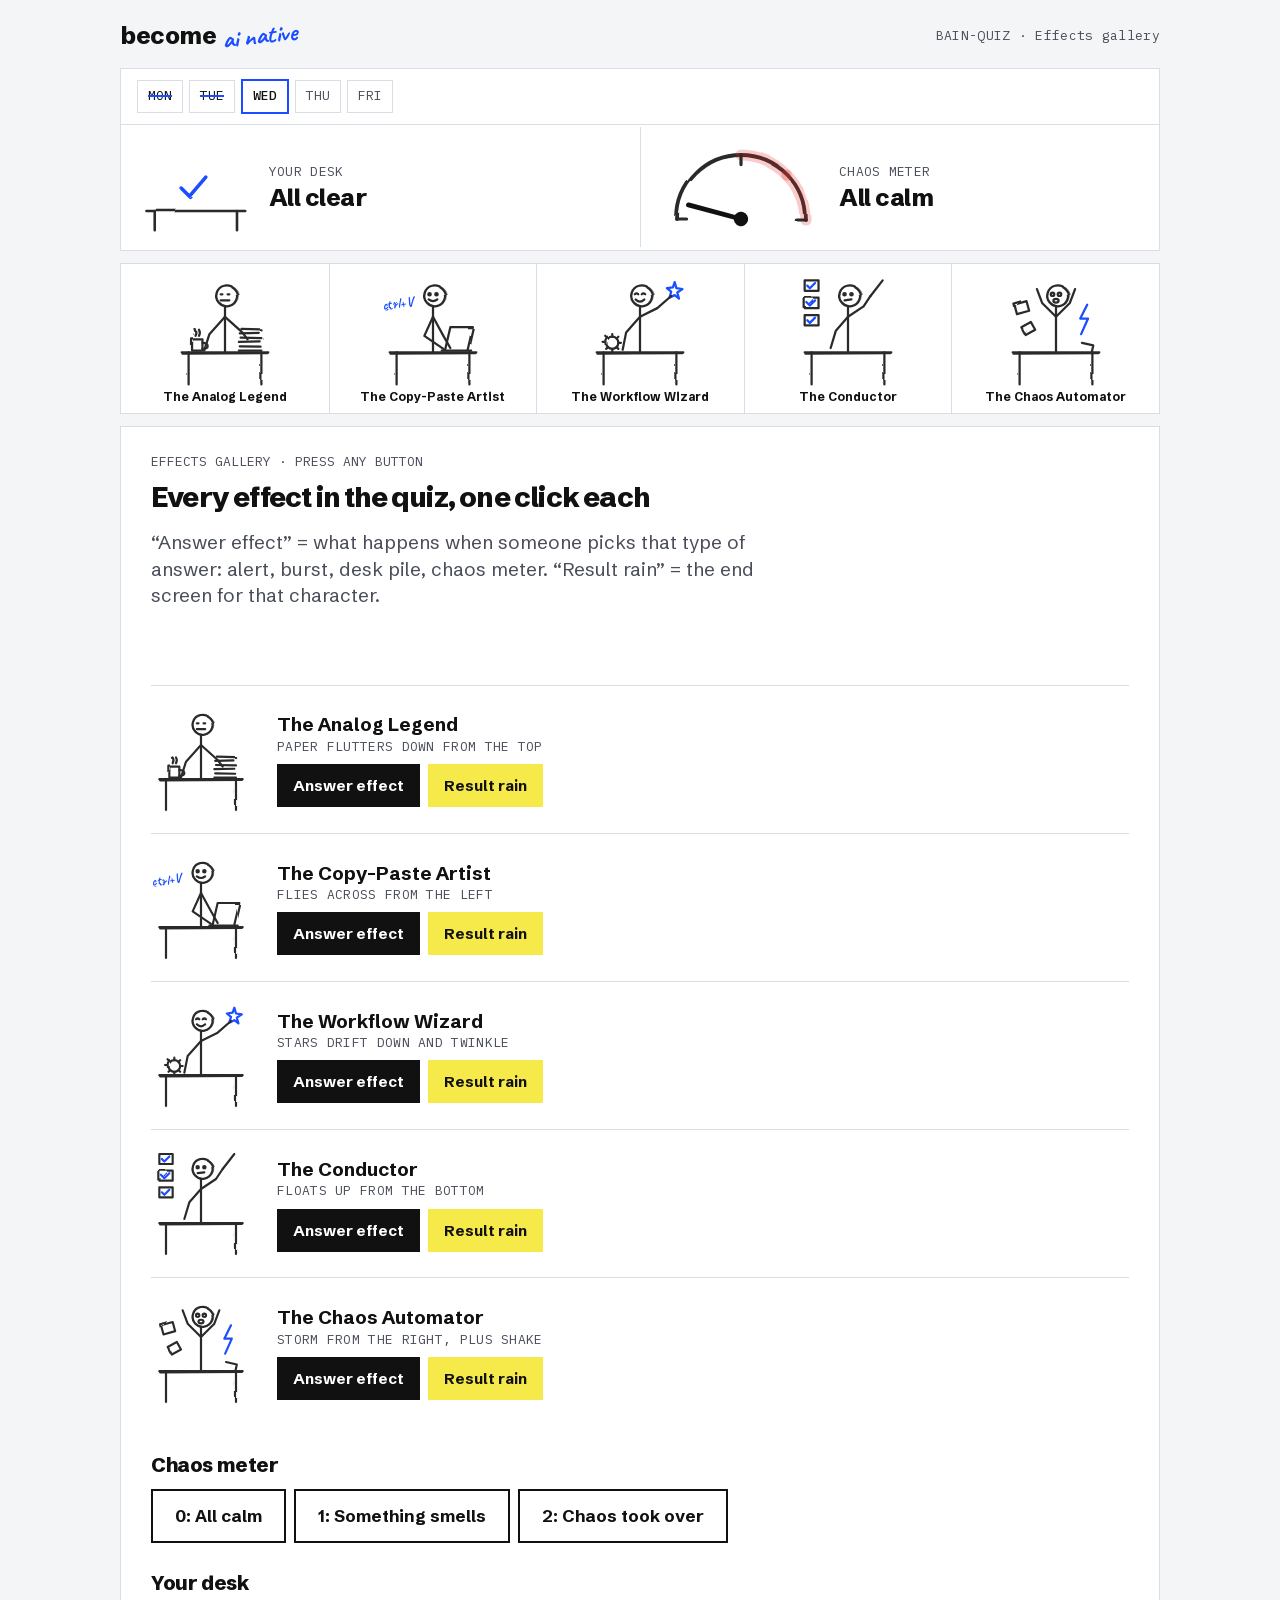
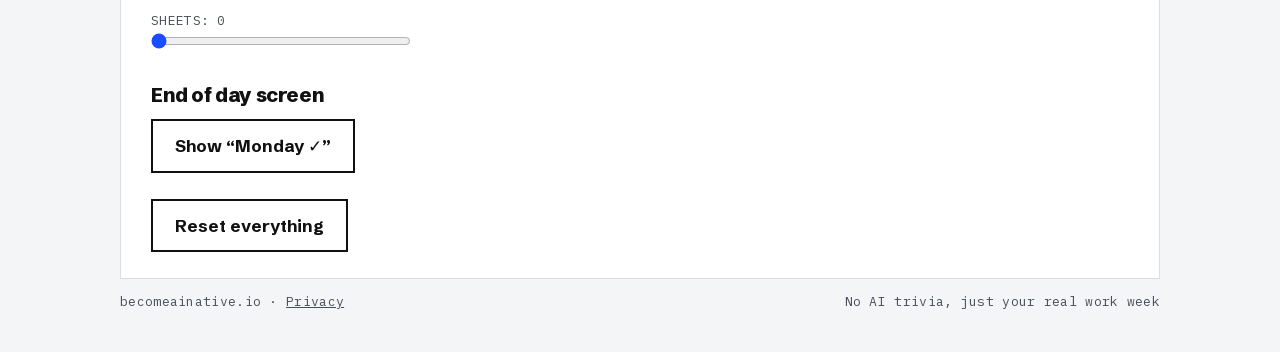
<file: quiz/effects/index.html>
<!DOCTYPE html>
<html lang="en">
<head>
<meta charset="utf-8">
<meta name="viewport" content="width=device-width, initial-scale=1">
<title>Quiz effects | Become AI Native</title>
<meta name="robots" content="noindex, nofollow">
<meta name="description" content="Live one work week with five colleagues. Find out which one you are, and get a 4-week AI plan.">
<meta property="og:type" content="website">
<meta property="og:site_name" content="Become AI Native">
<meta property="og:title" content="Five colleagues. One of them is you.">
<meta property="og:description" content="A 4-minute work-week game for managers. Which colleague are you?">
<meta property="og:url" content="https://becomeainative.io/quiz/">
<link rel="icon" type="image/svg+xml" href="/shared/favicon.svg?v=2">
<!-- Google Analytics 4 + cookie consent (gtag.js loads only after Accept) -->

<link rel="preload" href="/shared/fonts/schibsted-grotesk-latin.woff2" as="font" type="font/woff2" crossorigin>
<style>
@font-face{font-family:'Schibsted Grotesk';font-style:normal;font-weight:400 800;font-display:swap;src:url(/shared/fonts/schibsted-grotesk-latin.woff2) format('woff2')}
@font-face{font-family:'Caveat';font-style:normal;font-weight:500 700;font-display:swap;src:url(/shared/fonts/caveat-latin.woff2) format('woff2')}
@font-face{font-family:'IBM Plex Mono';font-style:normal;font-weight:400;font-display:swap;src:url(/shared/fonts/ibm-plex-mono-400-latin.woff2) format('woff2')}
@font-face{font-family:'IBM Plex Mono';font-style:normal;font-weight:500;font-display:swap;src:url(/shared/fonts/ibm-plex-mono-500-latin.woff2) format('woff2')}
:root{--paper:#fff;--desk:#f4f5f7;--ink:#111;--muted:#4a4e5a;--struck:#8a8f99;--rule:#dadde3;--rule2:#b5b9c2;--pen:#1a4dff;--marker:#f6e94a;--graphite:#2b2b2b}
*{box-sizing:border-box;margin:0;padding:0}
body{background:var(--desk);color:var(--ink);font-family:'Schibsted Grotesk',system-ui,sans-serif;font-size:17px;line-height:1.4;-webkit-font-smoothing:antialiased}
a{color:inherit}
.hand{font-family:'Caveat',cursive;font-weight:700;color:var(--pen)}
button{font:inherit;color:inherit;background:none;border:0;cursor:pointer}
.wrap{max-width:1080px;margin:0 auto;padding:18px 20px 40px}
header{display:flex;justify-content:space-between;align-items:center;gap:12px;margin-bottom:14px;flex-wrap:wrap}
.logo{font-weight:800;font-size:24px;letter-spacing:-.5px;display:flex;align-items:baseline;gap:6px;text-decoration:none}
.logo .hand{font-size:26px;display:inline-block;transform:rotate(-6deg)}
.label{font-family:'IBM Plex Mono',monospace;font-size:13px;color:var(--muted);letter-spacing:.3px}

/* HUD */
.hud{display:grid;grid-template-columns:1fr 1fr;background:var(--paper);border:1px solid var(--rule);margin-bottom:12px;align-items:center}
.hud>div{padding:10px 16px}
.hud>div+div{border-left:1px solid var(--rule)}
.hud .days{grid-column:1/-1;border-bottom:1px solid var(--rule);border-left:0!important}
.hud>div:nth-child(2){border-left:0}
.days{display:flex;gap:6px;align-items:center;flex-wrap:wrap}
.day{font-family:'IBM Plex Mono',monospace;font-size:13px;padding:6px 10px;border:1px solid var(--rule);color:var(--muted);white-space:nowrap}
.day.on{border:2px solid var(--pen);color:var(--ink);font-weight:500}
.day.done{color:var(--ink);text-decoration:line-through;text-decoration-color:var(--pen);text-decoration-thickness:2px}
.pilebox{display:flex;align-items:center;gap:10px}
.pilebox{gap:18px;padding:12px 20px!important}
.pilebox svg{width:auto;height:96px;max-width:120px}
.pilebox #pileTxt,.chaos .ctxt{font-family:'Schibsted Grotesk',sans-serif;font-size:24px;font-weight:800;letter-spacing:-.5px;line-height:1.1;margin-top:4px}
.chaos{display:flex;align-items:center;gap:10px;transition:background .3s}
.chaos{gap:18px;padding:12px 20px!important}
.chaos svg{width:160px;height:96px;overflow:visible}
.chaos .needle{transition:transform .7s cubic-bezier(.3,1.6,.5,1);transform-origin:50px 50px}
.chaos .zone{transition:opacity .4s}
.chaos .ctxt{color:var(--ink)}
.chaos.lvl1 .ctxt{color:#e5322d}
.chaos.alarm{background:#e5322d}
.chaos.alarm .label,.chaos.alarm .ctxt{color:#fff}
.chaos.alarm svg .dial{stroke:#fff}
.chaos.alarm{animation:pulse 1s ease-in-out infinite}
@keyframes pulse{50%{background:#b81f1b}}
.shake{animation:shake .45s ease}
@keyframes shake{20%{transform:translate(-6px,2px) rotate(-.6deg)}40%{transform:translate(6px,-2px) rotate(.6deg)}60%{transform:translate(-4px,1px)}80%{transform:translate(3px,0)}}
.flash{position:fixed;inset:0;background:#e5322d;opacity:0;pointer-events:none;z-index:50}
.flash.go{animation:flash .6s ease}
@keyframes flash{15%{opacity:.28}100%{opacity:0}}
.desk.burn{background:#fde8e7}
.desk.burn .nick span{background:#e5322d;color:#fff;padding:0 3px}
.ocard.red.picked{border-color:#e5322d}
.react.red .say{color:#e5322d}
.pt{position:fixed;pointer-events:none;z-index:60;display:flex;align-items:center;justify-content:center;will-change:transform}
.pt svg{width:100%;height:100%}
#fx{position:fixed;inset:0;pointer-events:none;z-index:60;overflow:hidden}
.alert.henk{background:#2b2b2b}
.alert.sofia{background:#fff;color:var(--ink);border:2px solid var(--ink)}
.alert.oksana{background:var(--marker);color:var(--ink)}
.alert.kwame{background:var(--pen)}
.alert svg{width:24px;height:24px;flex:none}
.alert{display:flex;gap:12px;align-items:center;margin-top:14px;background:#e5322d;color:#fff;padding:12px 16px;font-size:15px;animation:fade .35s ease}
.alert b{font-family:'IBM Plex Mono',monospace;font-weight:500;white-space:nowrap}
.chaos.hit{outline:3px solid #e5322d;outline-offset:-3px}
.legend{display:grid;grid-template-columns:1fr 1fr;gap:10px;max-width:640px;margin:-6px 0 20px}
.legend div{border:1px dashed var(--rule2);padding:10px 12px;font-size:14px;color:var(--muted)}
.legend b{display:block;color:var(--ink);font-size:15px}
@media (max-width:760px){.legend{grid-template-columns:1fr}}
.bump{animation:bump .5s ease}
@keyframes bump{40%{transform:scale(1.18) rotate(-4deg)}}

/* office */
.office{display:grid;grid-template-columns:repeat(5,1fr);background:var(--paper);border:1px solid var(--rule);margin-bottom:12px}
.desk{position:relative;padding:6px 6px 8px;text-align:center;border-left:1px solid var(--rule);transition:background .2s}
.desk:first-child{border-left:0}
.desk svg{width:100%;max-width:104px;height:auto;display:block;margin:0 auto}
.desk .nick{font-size:12px;font-weight:700;line-height:1.2;margin-top:2px}
.desk.active{background:var(--desk)}
.desk.active .nick span{background:var(--marker);padding:0 3px}
.desk.active svg{animation:hop .6s ease}
@keyframes hop{0%,100%{transform:translateY(0)}30%{transform:translateY(-10px) rotate(-3deg)}60%{transform:translateY(0) rotate(2deg)}}
.desk .bang{position:absolute;top:4px;right:12%;font-size:28px;opacity:0;transform:rotate(-8deg)}
.desk.active .bang{opacity:1}

/* card */
.card{background:var(--paper);border:1px solid var(--rule);padding:26px 30px 26px;min-height:360px;position:relative}
.kicker{font-family:'IBM Plex Mono',monospace;font-size:13px;color:var(--muted);margin-bottom:10px}
h1{font-size:46px;line-height:1.05;letter-spacing:-1.5px;font-weight:800;margin-bottom:14px}
h2{font-size:28px;line-height:1.15;letter-spacing:-.8px;font-weight:800;margin-bottom:16px;max-width:760px}
h3{font-size:20px;letter-spacing:-.4px;font-weight:800;margin:24px 0 10px}
.lead{font-size:19px;color:var(--muted);max-width:640px;margin-bottom:20px}
.hl{background:var(--marker);padding:0 4px}
.note{position:absolute;right:30px;top:24px;font-size:28px;transform:rotate(-5deg);max-width:300px;text-align:right;line-height:1.05}

/* scene */
.scene{display:grid;grid-template-columns:300px 1fr;gap:26px;align-items:start}
.panel{border:1px solid var(--rule);background:var(--desk);padding:8px;transform:rotate(-1deg)}
.panel svg{width:100%;height:auto;display:block}
.cards{display:grid;grid-template-columns:1fr 1fr;gap:10px}
.ocard{display:flex;gap:12px;align-items:flex-start;text-align:left;padding:12px 14px;border:1px solid var(--rule);background:#fff;min-height:84px;transition:border-color .15s, transform .15s}
.ocard:hover:not(:disabled){border-color:var(--ink);transform:rotate(-.6deg)}
.ocard svg{width:40px;height:40px;flex:none}
.ocard b{display:block;font-size:17px;line-height:1.2;letter-spacing:-.2px}
.ocard span{display:block;font-size:14px;color:var(--muted);margin-top:3px;line-height:1.3}
.ocard:disabled{cursor:default}
.ocard.faded{opacity:.35}
.ocard.picked{border:2px solid var(--pen);padding:11px 13px;transform:rotate(-1deg)}
.react{display:none;margin-top:14px;border-top:1px solid var(--rule);padding-top:12px;align-items:center;gap:14px}
.react.show{display:flex}
.react svg{width:64px;height:auto;flex:none}
.react .who{font-family:'IBM Plex Mono',monospace;font-size:13px;color:var(--muted)}
.react .say{font-family:'Caveat',cursive;font-weight:700;color:var(--pen);font-size:28px;line-height:1.1;transform:rotate(-1.5deg);transform-origin:left}
.react .cost{margin-left:auto;display:flex;align-items:center;gap:6px;font-family:'IBM Plex Mono',monospace;font-size:13px;color:var(--muted);white-space:nowrap}
.row{display:flex;gap:12px;align-items:center;margin-top:18px;flex-wrap:wrap}
.btn{background:var(--ink);color:#fff;padding:13px 22px;font-weight:700;font-size:17px;border:2px solid var(--ink);text-decoration:none;display:inline-block}
.btn:hover{background:var(--pen);border-color:var(--pen)}
.btn.yellow{background:var(--marker);color:var(--ink);border-color:var(--marker)}
.btn.yellow:hover{border-color:var(--ink)}
.btn.ghost{background:transparent;color:var(--ink)}
.btn.ghost:hover{color:var(--pen);border-color:var(--pen)}
.btn[hidden]{display:none}
.skip{font-family:'IBM Plex Mono',monospace;font-size:13px;color:var(--muted);text-decoration:underline}
input[type=text],input[type=email],input[type=url],select{font:inherit;font-size:18px;padding:11px 13px;border:1px solid var(--rule2);width:100%;max-width:420px;outline:none;background:#fff;border-radius:0;color:var(--ink)}
input::placeholder{color:var(--struck)}
input:focus,select:focus{border-color:var(--pen)}
.field{margin-bottom:14px}
.field>label{display:block;margin-bottom:6px}
.check{display:flex;gap:10px;align-items:flex-start;font-size:15px;max-width:620px;margin:6px 0 4px}
.check input{width:20px;height:20px;margin-top:2px;flex:none;accent-color:var(--pen)}
.err{color:#b00020;font-size:14px;margin-top:6px;min-height:18px}

/* big choice tiles (fit) */
.tiles{display:grid;grid-template-columns:repeat(auto-fill,minmax(190px,1fr));gap:10px;max-width:880px}
.tile{border:1px solid var(--rule);background:#fff;padding:14px 14px 16px;text-align:left;font-weight:700;font-size:17px;line-height:1.25;display:flex;flex-direction:column;gap:8px;min-height:96px}
.tile svg{width:38px;height:38px}
.tile:hover{border-color:var(--ink)}
.tile.on{border:2px solid var(--pen);padding:13px 13px 15px}
.chips{display:flex;flex-wrap:wrap;gap:8px;max-width:820px}
.chip{border:1px solid var(--rule);padding:10px 16px;font-size:17px;background:#fff}
.chip:hover{border-color:var(--ink)}
.chip.on{border:2px solid var(--pen);padding:9px 15px;font-weight:700}
.dots{display:flex;gap:6px;margin-bottom:12px}
.dots i{width:28px;height:4px;background:var(--rule)}
.dots i.on{background:var(--pen)}

.guess{display:grid;grid-template-columns:repeat(5,1fr);gap:10px;max-width:920px}
.gcard{border:1px solid var(--rule);padding:10px 8px 12px;text-align:center;background:var(--paper)}
.gcard:hover{border-color:var(--ink)}
.gcard svg{width:100%;max-width:110px;height:auto}
.gcard b{display:block;font-size:14px;line-height:1.2}

/* day stamp */
.stamp{display:flex;flex-direction:column;align-items:center;justify-content:center;text-align:center;min-height:300px;gap:6px}
.stamp .big{font-family:'Caveat',cursive;font-weight:700;color:var(--pen);font-size:64px;line-height:1;transform:rotate(-4deg)}
.stamp svg{width:200px;height:auto;max-height:200px}

/* result */
.res{display:grid;grid-template-columns:230px 1fr;gap:28px;align-items:start}
.res .fig{border:1px solid var(--rule);background:var(--desk);padding:12px;transform:rotate(-1.5deg)}
.res .fig svg{width:100%;height:auto}
.quote{font-family:'Caveat',cursive;font-weight:700;color:var(--pen);font-size:30px;line-height:1.1;margin:-4px 0 10px;transform:rotate(-1deg);transform-origin:left}
.meters{display:grid;grid-template-columns:repeat(3,1fr);border:1px solid var(--rule)}
.meters>div{padding:10px 12px;border-left:1px solid var(--rule);border-top:1px solid var(--rule)}
.meters>div:nth-child(3n+1){border-left:0}
.meters>div:nth-child(-n+3){border-top:0}
.meters b{display:block;font-size:14px}
.meters .pips{display:flex;gap:3px;margin-top:6px}
.meters .pips i{flex:1;height:9px;border:1.3px solid var(--graphite)}
.meters .pips i.on{background:var(--ink)}
.meters .weak b::after{content:' ← start here';font-family:'Caveat',cursive;color:var(--pen);font-size:20px;font-weight:700}
.tip{border:1px dashed var(--rule2);padding:12px 14px;margin-top:10px;font-size:15px}
.tip b{font-family:'IBM Plex Mono',monospace;font-weight:500;font-size:12px;color:var(--muted);display:block;margin-bottom:2px}
.weeks{display:grid;grid-template-columns:repeat(4,1fr);gap:10px}
.wk{border:1px solid var(--rule);padding:12px;background:#fff}
.wk .n{font-family:'IBM Plex Mono',monospace;font-size:12px;color:var(--pen)}
.wk b{display:block;font-size:15px;line-height:1.25;margin-top:4px}
.next{margin-top:22px;border:2px solid var(--ink);padding:16px 18px;background:var(--desk)}
.next p{font-size:15px}
.facts{display:flex;flex-wrap:wrap;gap:8px;margin-top:10px}
.facts span{font-family:'IBM Plex Mono',monospace;font-size:12px;border:1px solid var(--rule2);padding:5px 8px;background:#fff}
.extra{margin-top:10px;font-size:14px}
footer{margin-top:14px;display:flex;justify-content:space-between;gap:10px;flex-wrap:wrap}

.fade{animation:fade .35s ease}
@keyframes fade{from{opacity:0;transform:translateY(6px)}to{opacity:1;transform:none}}
@media (prefers-reduced-motion:reduce){.fade,.desk.active svg,.bump,.shake,.chaos.alarm,.flash.go{animation:none}}

@media (max-width:860px){
  .scene{grid-template-columns:1fr;gap:14px}
  .panel{max-width:260px}
}
@media (max-width:760px){
  .wrap{padding:10px 10px 30px}
  .hud>div{padding:8px 10px}
  .pilebox,.chaos{flex-direction:column;align-items:flex-start;gap:6px;padding:10px!important}
  .pilebox svg{width:auto;height:62px}
  .chaos svg{width:104px;height:62px}
  .pilebox #pileTxt,.chaos .ctxt{font-size:17px}
  .desk .nick{font-size:10px}
  .card{padding:18px 14px;min-height:0}
  h1{font-size:34px}
  h2{font-size:22px}
  .note{position:static;text-align:left;margin:-4px 0 12px;font-size:24px;display:block}
  .cards{grid-template-columns:1fr}
  .ocard{min-height:0}
  .guess{grid-template-columns:repeat(2,1fr)}
  .tiles{grid-template-columns:1fr 1fr}
  .res{grid-template-columns:1fr}
  .res .fig{max-width:180px}
  .meters{grid-template-columns:1fr 1fr}
  .meters>div{border-left:1px solid var(--rule)!important;border-top:1px solid var(--rule)!important}
  .meters>div:nth-child(odd){border-left:0!important}
  .meters>div:nth-child(-n+2){border-top:0!important}
  .weeks{grid-template-columns:1fr 1fr}
  .react .cost{display:none}
}
</style>
</head>
<body>
<svg width="0" height="0" style="position:absolute" aria-hidden="true">
  <defs>
    <filter id="pencil" x="-10%" y="-10%" width="120%" height="120%">
      <feTurbulence type="fractalNoise" baseFrequency="0.035" numOctaves="2" seed="3" result="n"/>
      <feDisplacementMap in="SourceGraphic" in2="n" scale="2.6"/>
    </filter>
  </defs>
</svg>

<div class="flash" id="flash"></div><div id="fx"></div>
<div class="wrap">
  <header>
    <a class="logo" href="/">become <span class="hand">ai native</span></a>
    <div class="label">BAIN-QUIZ · Effects gallery</div>
  </header>

  <div class="hud">
    <div class="days" id="days"></div>
    <div class="pilebox"><span id="pileMini"></span><div><div class="label">YOUR DESK</div><div id="pileTxt">All clear</div></div></div>
    <div class="chaos" id="chaosBox"><svg viewBox="0 0 100 60" fill="none" stroke-linecap="round" aria-hidden="true">
      <g filter="url(#pencil)"><path class="dial" d="M10 50 A40 40 0 0 1 90 50" stroke="#2b2b2b" stroke-width="2.4"/>
      <path class="zone z1" d="M50 10 A40 40 0 0 1 78 22" stroke="#e5322d" stroke-width="7" opacity=".25"/>
      <path class="zone z2" d="M78 22 A40 40 0 0 1 90 50" stroke="#e5322d" stroke-width="7" opacity=".25"/>
      <path d="M10 50 h6 M50 10 v6 M90 50 h-6" stroke="#2b2b2b" stroke-width="2"/></g>
      <g class="needle" id="needle"><path d="M50 50 L50 16" stroke="#111" stroke-width="3"/><circle cx="50" cy="50" r="4.5" fill="#111"/></g>
      <text id="flame" x="84" y="14" font-size="16" opacity="0">🔥</text></svg>
      <div><div class="label">CHAOS METER</div><div class="ctxt" id="ctxt">all calm</div></div></div>
  </div>

  <div class="office" id="office" aria-hidden="true"></div>

  <main class="card" id="card" aria-live="polite"></main>

  <footer>
    <span class="label">becomeainative.io · <a href="/privacy/">Privacy</a></span>
    <span class="label">No AI trivia, just your real work week</span>
  </footer>
</div>

<script>
/* ===== Settings =====
   WEBHOOK_URL: the n8n Webhook node (POST, JSON). Leave empty and nothing is sent: the result still shows.
   In n8n, set the webhook "Allowed Origins (CORS)" to https://becomeainative.io */
const WEBHOOK_URL = "";
const APPLY_URL = "https://form.becomeainative.io/apply";

const CAST = {
  henk:   {slug:'analog-legend',    nick:'The Analog Legend',     line:"I don't need AI. I have Excel and a good memory.", pile:3, pts:1, jump:'Worker → Operator'},
  sofia:  {slug:'copy-paste-artist',nick:'The Copy-Paste Artist', line:"Just one more prompt and it's perfect.",           pile:2, pts:2, jump:'From Operator to Manager'},
  oksana: {slug:'workflow-wizard',  nick:'The Workflow Wizard',   line:"I automated our standup. Ask me how.",             pile:1, pts:3, jump:'From Operator to Manager across systems'},
  kwame:  {slug:'conductor',        nick:'The Conductor',         line:"My agents handle it. I decide what matters.",      pile:0, pts:4, jump:'Manager'},
  lukas:  {slug:'chaos-automator',  nick:'The Chaos Automator',   line:"It was supposed to email one client.",             pile:0, pts:3, jump:'Keep the speed, add the gates'},
};
const ORDER = ['henk','sofia','oksana','kwame','lukas'];

function figure(id){
  const g = '#2b2b2b', p = '#1a4dff';
  const head = `<path d="M60 18 a12 12 0 1 1 -1 0.2" /><path d="M61.5 17.6 a12.4 12 0 1 1 -2 0.4" stroke-width="1.2" opacity=".55"/>`;
  const body = `<path d="M60 42 L60 94"/>`;
  const desk = `<path d="M10 95 L110 95"/><path d="M11 96.5 L109 96"/><path d="M18 95 L18 132"/><path d="M102 95 L102 132"/>`;
  let arms='', props='', face='';
  if(id==='henk'){ // paper stack + mug
    arms = `<path d="M60 54 L42 74 L36 93"/><path d="M60 54 L80 72 L86 80"/>`;
    props = `<path d="M76 93 L102 93"/><path d="M77 88 L101 88.5"/><path d="M76 83 L100 82.5"/><path d="M78 78 L102 78.5"/><path d="M77 73 L99 72.5"/><path d="M79 68 L101 68.5"/>
             <path d="M22 80 L22 93 L34 93 L34 80 Z"/><path d="M34 84 q6 0 6 4 q0 3 -6 3"/><path d="M26 76 q2 -4 0 -7"/><path d="M30 76 q2 -4 0 -7"/>`;
    face = `<path d="M55 28 L57 28"/><path d="M63 28 L65 28"/><path d="M55 35 L65 35"/>`;
  }
  if(id==='sofia'){ // laptop + copy/paste
    arms = `<path d="M60 54 L72 76 L80 90"/><path d="M60 54 L50 76 L72 91"/>`;
    props = `<path d="M70 93 L104 93"/><path d="M74 92 L80 66 L106 66 L100 92"/>
             <text x="2" y="44" font-family="Caveat" font-weight="700" font-size="16" fill="${p}" stroke="none" transform="rotate(-10 20 40)">ctrl+V</text>`;
    face = `<circle cx="56" cy="28" r="1.4" fill="${g}"/><circle cx="64" cy="28" r="1.4" fill="${g}"/><path d="M55 34 q5 4 10 0"/>`;
  }
  if(id==='oksana'){ // wand + gear
    arms = `<path d="M60 54 L80 44 L96 30"/><path d="M60 54 L44 72 L40 92"/>`;
    props = `<path d="M100 14 L102 21 L109 22 L103 26 L105 33 L100 29 L94 32 L96 25 L91 21 L98 20 Z" stroke="${p}" fill="none"/>
             <circle cx="28" cy="84" r="7"/><path d="M28 74 L28 77 M28 91 L28 94 M18 84 L21 84 M35 84 L38 84 M21 77 L23 79 M33 89 L35 91 M35 77 L33 79 M21 91 L23 89"/>`;
    face = `<path d="M54 28 q2 -2 4 0"/><path d="M62 28 q2 -2 4 0"/><path d="M55 34 q5 5 10 0"/>`;
  }
  if(id==='kwame'){ // baton + agent boxes with ticks
    arms = `<path d="M60 54 L78 42 L86 30"/><path d="M60 54 L46 70 L40 90"/><path d="M86 30 L100 12"/>`;
    props = `<rect x="10" y="12" width="16" height="12"/><path d="M13 18 l3 3 l6 -6" stroke="${p}"/>
             <rect x="10" y="32" width="16" height="12"/><path d="M13 38 l3 3 l6 -6" stroke="${p}"/>
             <rect x="10" y="52" width="16" height="12"/><path d="M13 58 l3 3 l6 -6" stroke="${p}"/>`;
    face = `<circle cx="56" cy="28" r="1.4" fill="${g}"/><circle cx="64" cy="28" r="1.4" fill="${g}"/><path d="M56 35 L64 34"/>`;
  }
  if(id==='lukas'){ // arms up, lightning, flying papers
    arms = `<path d="M60 54 L44 38 L38 22"/><path d="M60 54 L76 38 L82 22"/>`;
    props = `<path d="M96 40 L88 56 L97 56 L89 74" stroke="${p}"/>
             <path d="M12 40 l14 -4 l3 11 l-14 4 z"/><path d="M90 84 l13 3 l-2 9" /><path d="M20 66 l11 -6 l5 9 l-11 6 z"/>`;
    face = `<circle cx="56" cy="28" r="2" fill="none"/><circle cx="64" cy="28" r="2" fill="none"/><ellipse cx="60" cy="35.5" rx="3" ry="2.2"/>`;
  }
  return `<svg viewBox="0 0 120 136" fill="none" stroke="${g}" stroke-width="2.6" stroke-linecap="round" stroke-linejoin="round" role="img" aria-label="${CAST[id].nick}">
    <g filter="url(#pencil)">${props}${head}${face}${body}${arms}${desk}</g></svg>`;
}



/* ===== Doodle icons (24 x 24, pencil) ===== */
const IC = {
  mailx:'<rect x="3" y="6" width="18" height="12"/><path d="M3 7l9 6 9-6"/><path d="M16 1l5 5M21 1l-5 5" stroke="#1a4dff"/>',
  clip:'<rect x="6" y="4" width="12" height="17"/><rect x="9" y="2" width="6" height="4"/><path d="M9 11h6M9 15h4"/>',
  bookmark:'<path d="M6 3h12v18l-6-4-6 4z"/><path d="M9 8h6" stroke="#1a4dff"/>',
  robot:'<rect x="5" y="8" width="14" height="11"/><path d="M12 8V4"/><circle cx="12" cy="3" r="1.2"/><circle cx="9.5" cy="13" r="1.2"/><circle cx="14.5" cy="13" r="1.2"/><path d="M9.5 16.5h5"/><path d="M2 12v4M22 12v4"/>',
  fire:'<path d="M12 22c-4 0-7-3-7-7 0-4 3-6 4-10 2 2 3 4 3 6 1-1 2-2 2-4 2 2 5 5 5 8 0 4-3 7-7 7z" stroke="#1a4dff"/><path d="M12 22c-2 0-3-1.5-3-3.5S11 15 12 13c1 2 3 3.5 3 5.5S14 22 12 22z"/>',
  lock:'<rect x="5" y="11" width="14" height="10"/><path d="M8 11V7a4 4 0 0 1 8 0v4"/>',
  folder:'<path d="M3 6h7l2 2h9v12H3z"/><path d="M7 13h10" stroke="#1a4dff"/>',
  doccheck:'<path d="M6 2h9l4 4v16H6z"/><path d="M9 14l2 2 4-5" stroke="#1a4dff"/>',
  phone:'<rect x="7" y="2" width="10" height="20"/><path d="M11 18h2"/><path d="M20 5c1 1 1 3 0 4M2 5c-1 1-1 3 0 4" stroke="#1a4dff"/>',
  search:'<circle cx="10" cy="10" r="6"/><path d="M15 15l6 6"/>',
  hand:'<path d="M8 13V5a1.5 1.5 0 0 1 3 0v6M11 10V3.5a1.5 1.5 0 0 1 3 0V10M14 10V5a1.5 1.5 0 0 1 3 0v8c0 5-3 8-6 8s-5-2-6-4l-2-4a1.5 1.5 0 0 1 2.5-1.5L8 14"/>',
  speech:'<path d="M3 4h18v12H10l-5 4v-4H3z"/><path d="M7 9h10M7 12h6"/>',
  doc:'<path d="M6 2h9l4 4v16H6z"/><path d="M9 10h7M9 13h7M9 16h4"/>',
  checklist:'<path d="M4 6l2 2 3-3M4 12l2 2 3-3M4 18l2 2 3-3" stroke="#1a4dff"/><path d="M12 7h9M12 13h9M12 19h9"/>',
  coffee:'<path d="M4 9h12v7a4 4 0 0 1-4 4H8a4 4 0 0 1-4-4z"/><path d="M16 11h2a2 2 0 0 1 0 4h-2"/><path d="M8 3c1 1 0 2 0 3M12 3c1 1 0 2 0 3"/>',
  keyboard:'<rect x="2" y="7" width="20" height="11"/><path d="M5 10h1M8 10h1M11 10h1M14 10h1M17 10h1M5 13h1M8 13h1M11 13h1M14 13h1M17 13h1M7 16h10"/>',
  table:'<rect x="3" y="4" width="18" height="16"/><path d="M3 9h18M3 14h18M10 4v16"/>',
  chart:'<path d="M3 3v18h18"/><rect x="6" y="12" width="3" height="6"/><rect x="11" y="8" width="3" height="10"/><rect x="16" y="5" width="3" height="13" stroke="#1a4dff"/>',
  notebook:'<rect x="5" y="2" width="14" height="20"/><path d="M5 6H3M5 10H3M5 14H3M5 18H3"/><path d="M9 7h6"/>',
  mic:'<rect x="9" y="2" width="6" height="11" rx="3"/><path d="M5 11a7 7 0 0 0 14 0M12 18v4M8 22h8"/>',
  bell:'<path d="M6 17V11a6 6 0 0 1 12 0v6l2 2H4z"/><path d="M10 21h4"/>',
  gear:'<circle cx="12" cy="12" r="3.5"/><path d="M12 2v3M12 19v3M2 12h3M19 12h3M5 5l2 2M17 17l2 2M19 5l-2 2M7 17l-2 2"/>',
  sparkle:'<path d="M12 2l2 7 7 3-7 3-2 7-2-7-7-3 7-3z" stroke="#1a4dff"/>',
  people:'<circle cx="8" cy="8" r="3"/><circle cx="16" cy="8" r="3"/><path d="M2 20c0-4 3-6 6-6s6 2 6 6M12 20c0-4 2-6 4-6 3 0 6 2 6 6"/>',
  megaphone:'<path d="M3 10v4l13 5V5z"/><path d="M16 9a3 3 0 0 1 0 6"/><path d="M6 15l1 5h3l-1-4"/>',
  card:'<rect x="2" y="5" width="20" height="14"/><path d="M2 9h20M5 15h5"/>',
  calendar:'<rect x="3" y="5" width="18" height="16"/><path d="M3 10h18M8 3v4M16 3v4"/>',
  scissors:'<circle cx="6" cy="18" r="3"/><circle cx="6" cy="6" r="3"/><path d="M8.5 7.5L20 18M8.5 16.5L20 6"/>',
  wheel:'<circle cx="12" cy="12" r="9"/><path d="M12 3v18M3 12h18"/>',
  question:'<circle cx="12" cy="12" r="9"/><path d="M9.5 9.5a2.5 2.5 0 1 1 3.5 2.3c-.7.4-1 1-1 1.7v.5"/><circle cx="12" cy="17" r=".6"/>',
  ban:'<circle cx="12" cy="12" r="9"/><path d="M6 6l12 12"/>',
  newspaper:'<rect x="3" y="4" width="15" height="16"/><path d="M18 8h3v10a2 2 0 0 1-2 2"/><path d="M6 8h9M6 12h9M6 16h6"/>',
  grad:'<path d="M2 9l10-5 10 5-10 5z"/><path d="M6 11v5c3 3 9 3 12 0v-5"/>',
  rocket:'<path d="M12 2c4 3 5 8 4 13H8C7 10 8 5 12 2z"/><circle cx="12" cy="9" r="1.6"/><path d="M8 15l-3 4h4M16 15l3 4h-4" stroke="#1a4dff"/>',
  hourglass:'<path d="M6 2h12M6 22h12M7 2c0 6 10 6 10 10S7 16 7 22M17 2c0 6-10 6-10 10s10 4 10 10"/>',
  zzz:'<path d="M4 6h6l-6 6h6M13 11h5l-5 5h5" stroke="#1a4dff"/><path d="M3 20h18"/>',
  muscle:'<path d="M4 15c0-5 3-9 6-10l2 3-3 2c1 2 3 3 5 2 3-1 6 1 6 4 0 3-3 5-7 5H8c-2 0-4-2-4-6z"/>',
  heart:'<path d="M12 21C5 15 2 12 2 8a5 5 0 0 1 10-1 5 5 0 0 1 10 1c0 4-3 7-10 13z"/>',
  calcheck:'<rect x="3" y="5" width="18" height="16"/><path d="M3 10h18M8 3v4M16 3v4"/><path d="M8 15l3 3 5-5" stroke="#1a4dff"/>',
};
const icon = (k, sz, col) => { let b = IC[k]||''; if(col) b = b.replace(/#1a4dff/g, col); return `<svg viewBox="0 0 24 24" fill="none" stroke="${col||'#2b2b2b'}" stroke-width="1.8" stroke-linecap="round" stroke-linejoin="round" ${sz?`width="${sz}" height="${sz}"`:''}><g filter="url(#pencil)">${b}</g></svg>`; };

/* ===== Particles: per character ===== */
const STAR = c => `<svg viewBox="0 0 24 24" width="100%" height="100%"><path d="M12 2l2.6 6.6L21 9.3l-5 4.6 1.4 6.9L12 17.3 6.6 20.8 8 13.9 3 9.3l6.4-.7z" fill="${c}" stroke="#111" stroke-width="1"/></svg>`;
const TXT = (t, c, f) => `<span style="font-family:${f||'Caveat'};font-weight:700;color:${c};white-space:nowrap;font-size:1em">${t}</span>`;
const BOLT = c => `<svg viewBox="0 0 24 24" width="100%" height="100%"><path d="M13 2L4 14h7l-2 8 9-12h-7z" fill="${c}" stroke="#111" stroke-width="1"/></svg>`;
const SHEET = () => `<svg viewBox="0 0 24 30" width="100%" height="100%"><path d="M2 2h14l6 6v20H2z" fill="#fff" stroke="#2b2b2b" stroke-width="1.6"/><path d="M6 12h11M6 16h11M6 20h7" stroke="#2b2b2b" stroke-width="1.4"/></svg>`;
const PARTS = {
  henk:  [SHEET, SHEET, SHEET, () => icon('coffee', null, '#2b2b2b'), () => TXT('=SUM()', '#2b2b2b', 'IBM Plex Mono')],
  sofia: [() => TXT('ctrl+C', '#1a4dff'), () => TXT('ctrl+V', '#1a4dff'), () => TXT('ctrl+V', '#111'), () => icon('clip', null, '#1a4dff')],
  oksana:[() => STAR('#f6e94a'), () => STAR('#f6e94a'), () => STAR('#1a4dff'), () => icon('gear', null, '#1a4dff'), () => icon('sparkle', null, '#1a4dff')],
  kwame: [() => TXT('✓', '#1a4dff', 'Schibsted Grotesk'), () => TXT('✓', '#1a4dff', 'Schibsted Grotesk'), () => TXT('♪', '#111', 'Schibsted Grotesk'), () => TXT('♫', '#1a4dff', 'Schibsted Grotesk'), () => icon('robot', null, '#111')],
  lukas: [() => BOLT('#e5322d'), () => BOLT('#f6e94a'), () => icon('fire', null, '#e5322d'), SHEET, () => TXT('#general', '#e5322d', 'IBM Plex Mono')],
};
const calm = () => matchMedia('(prefers-reduced-motion: reduce)').matches;
const MODE = {henk:'flutter', sofia:'side', oksana:'twinkle', kwame:'rise', lukas:'storm'};
function spawn(id, opt){
  const el = document.createElement('div'), f = PARTS[id], sz = (opt.big ? 26 : 20) + Math.random()*20;
  el.className = 'pt'; el.innerHTML = f[Math.floor(Math.random()*f.length)]();
  const W = innerWidth, H = innerHeight, m = MODE[id];
  let x, y, kf, dur;
  const sway = (n, amp) => Array.from({length:n+1}, (_,i) => i);
  if(m==='flutter'){ // paper falls from the top and rocks side to side
    x = Math.random()*W; y = -60; dur = 5200 + Math.random()*2600;
    const amp = 40 + Math.random()*50;
    kf = [0,1,2,3,4].map(i => ({transform:`translate(${(i%2?amp:-amp)*(i?1:0)}px,${(H+120)*i/4}px) rotate(${(i%2?25:-25)*(i?1:0)}deg)`, opacity: i===4?.8:1}));
  } else if(m==='side'){ // ctrl+C / ctrl+V fly across from the left
    x = -120; y = 40 + Math.random()*(H-120); dur = 3800 + Math.random()*2200;
    const arc = (Math.random()-.5)*160;
    kf = [{transform:'translate(0,0) rotate(-8deg)'},{transform:`translate(${(W+240)/2}px,${arc}px) rotate(6deg)`},{transform:`translate(${W+240}px,${arc*.3}px) rotate(-4deg)`}];
  } else if(m==='twinkle'){ // stars drift down slowly and pulse
    x = Math.random()*W; y = -50; dur = 6000 + Math.random()*3000;
    const dx = (Math.random()-.5)*160;
    kf = [0,1,2,3,4,5].map(i => ({transform:`translate(${dx*i/5}px,${(H+100)*i/5}px) rotate(${i*40}deg) scale(${i%2?1.35:.8})`, opacity: i%2?1:.55}));
  } else if(m==='rise'){ // ticks and notes float up from the bottom
    x = Math.random()*W; y = H + 30; dur = 5000 + Math.random()*2500;
    const amp = 20 + Math.random()*30;
    kf = [0,1,2,3,4].map(i => ({transform:`translate(${(i%2?amp:-amp)*(i?1:0)}px,${-(H+120)*i/4}px) scale(${1+i*.08})`, opacity: i===4?0:1}));
  } else { // storm: fast diagonal from the right, spinning
    x = W + 40; y = -40 + Math.random()*H*.7; dur = 2600 + Math.random()*1600;
    kf = [{transform:'translate(0,0) rotate(0)'},{transform:`translate(${-W*.5}px,${H*.35+Math.random()*120}px) rotate(${-360}deg)`},{transform:`translate(${-W-160}px,${H*.6+Math.random()*200}px) rotate(${-720}deg)`, opacity:.8}];
  }
  el.style.cssText = `left:${x}px;top:${y}px;width:${sz}px;height:${sz}px;font-size:${sz*0.9}px`;
  $('#fx').appendChild(el);
  const a = el.animate(kf, {duration:dur, delay:opt.delay||0, easing: m==='storm' ? 'cubic-bezier(.4,0,.8,1)' : 'linear', fill:'both'});
  a.onfinish = () => el.remove();
}
function burst(id){
  if(calm()) return;
  for(let i=0;i<22;i++) spawn(id, {delay: Math.random()*1600});
}
function rain(id){
  if(calm()) return;
  for(let i=0;i<80;i++) spawn(id, {delay: Math.random()*5000, big:true});
}

/* ===== Scene sketches (meme panels, 320 x 190) ===== */
const G = '#2b2b2b', P = '#1a4dff';
function me(x, y, arms){ // neutral stick figure, head centre x,y
  const a = arms || `M${x} ${y+18} L${x-16} ${y+34} M${x} ${y+18} L${x+16} ${y+34}`;
  return `<circle cx="${x}" cy="${y}" r="10"/><circle cx="${x-3.5}" cy="${y-1}" r="1.2" fill="${G}"/><circle cx="${x+3.5}" cy="${y-1}" r="1.2" fill="${G}"/>
    <path d="M${x} ${y+10} L${x} ${y+46}"/><path d="${a}"/><path d="M${x} ${y+46} L${x-12} ${y+70} M${x} ${y+46} L${x+12} ${y+70}"/>`;
}
const bub = (x,y,w,h,t,fs) => `<rect x="${x}" y="${y}" width="${w}" height="${h}"/><path d="M${x+12} ${y+h} l-4 10 l12 -10"/><text x="${x+w/2}" y="${y+h/2+ (fs||16)*0.35}" text-anchor="middle" font-family="IBM Plex Mono" font-size="${fs||16}" fill="${G}" stroke="none">${t}</text>`;
const cap = (t) => `<text x="14" y="30" font-family="Caveat" font-weight="700" font-size="26" fill="${P}" stroke="none" transform="rotate(-3 14 30)">${t}</text>`;
const deskLine = (x1,x2,y) => `<path d="M${x1} ${y} L${x2} ${y}"/><path d="M${x1+8} ${y} L${x1+8} ${y+26} M${x2-8} ${y} L${x2-8} ${y+26}"/>`;
const SKETCH = [
  // 0 Slack flood
  () => cap('Monday, 9:00')+ me(160,92,`M160 110 L144 92 L138 78 M160 110 L176 92 L182 78`) + deskLine(110,210,150) +
    bub(40,48,52,28,'60')+bub(232,44,50,28,'12')+bub(250,104,40,26,'3',14)+`<circle cx="96" cy="114" r="5"/><circle cx="226" cy="86" r="4"/><circle cx="80" cy="150" r="3"/><path d="M118 70 l-6 -8 M204 70 l6 -8" stroke="${P}"/>`,
  // 1 AI knows you
  () => cap('First chat of the day') + me(96,90) + `<rect x="196" y="82" width="52" height="46"/><path d="M222 82 V66"/><circle cx="222" cy="62" r="4"/><circle cx="212" cy="102" r="3" fill="${G}"/><circle cx="232" cy="102" r="3" fill="${G}"/><path d="M212 116 h20"/><path d="M206 128 L200 168 M238 128 L244 168"/>` + bub(180,30,124,28,'who are you?',14),
  // 2 Feature X
  () => cap('Client email') + `<rect x="150" y="50" width="140" height="86"/><path d="M150 52 L220 98 L290 52"/><text x="220" y="160" text-anchor="middle" font-family="Caveat" font-weight="700" font-size="24" fill="${P}" stroke="none">“Feature X??”</text>` + me(70,92,`M70 110 L58 92 L66 76 M70 110 L86 126`) + `<text x="96" y="70" font-family="Caveat" font-size="30" fill="${G}" stroke="none">?</text>`,
  // 3 Brief
  () => cap('Briefing your AI') + me(80,92,`M80 110 L110 108 M80 110 L64 128`) + `<rect x="110" y="94" width="40" height="30" transform="rotate(-6 130 109)"/><path d="M116 104 h24 M116 112 h16" transform="rotate(-6 130 109)"/>` + `<rect x="210" y="82" width="52" height="46"/><path d="M236 82 V66"/><circle cx="236" cy="62" r="4"/><circle cx="226" cy="102" r="3" fill="${G}"/><circle cx="246" cy="102" r="3" fill="${G}"/><path d="M226 116 q10 6 20 0"/><path d="M220 128 L214 168 M252 128 L258 168"/>`,
  // 4 Spec
  () => cap('Spec due Friday') + `<rect x="150" y="40" width="130" height="140"/><path d="M162 60 h40" stroke="${P}"/>` + me(80,102) + `<path d="M40 160 h22 v18 h-22z"/><path d="M62 164 q8 0 8 6 q0 5 -8 5"/><path d="M46 154 q3 -5 0 -9 M54 154 q3 -5 0 -9"/>`,
  // 5 15 tickets
  () => cap('15 tickets. Today.') + me(70,96) + [0,1,2,3,4,5].map(i=>`<rect x="${150+i*4}" y="${150-i*18}" width="110" height="16" transform="rotate(${i%2?2:-2} ${200} ${158-i*18})"/>`).join('') + `<text x="276" y="62" font-family="Caveat" font-weight="700" font-size="34" fill="${P}" stroke="none">×15</text>`,
  // 6 three numbers
  () => cap('Which one is true?') + [['Jira','42',40],['Sheet','37',130],['Dash','45',220]].map(([l,n,x])=>`<rect x="${x}" y="52" width="70" height="56"/><text x="${x+35}" y="90" text-anchor="middle" font-family="Schibsted Grotesk" font-weight="800" font-size="28" fill="${G}" stroke="none">${n}</text><text x="${x+35}" y="124" text-anchor="middle" font-family="IBM Plex Mono" font-size="12" fill="${G}" stroke="none">${l}</text>`).join('') + me(165,140,`M165 158 L148 150 L140 140 M165 158 L182 150 L190 140`).replace(/y="?(\d+)"?/g,(m)=>m),
  // 7 meeting minutes
  () => cap('Meeting over. Who owns what?') + `<circle cx="250" cy="90" r="34"/><path d="M250 90 V68 M250 90 L266 98"/>` + me(90,96) + `<path d="M120 120 h70 v56 h-70z"/><path d="M128 132 h52 M128 142 h44 M128 152 h52 M128 162 h30"/><path d="M190 120 q8 0 8 8 v48" />`,
  // 8 recurring tasks (wheel)
  () => cap('Every week, again') + `<circle cx="170" cy="112" r="64"/><circle cx="170" cy="112" r="6"/><path d="M170 176 L150 186 M170 176 L190 186"/>` + me(170,66,`M170 84 L152 92 M170 84 L188 76`) + `<path d="M246 74 a20 20 0 0 1 10 26 M100 150 a20 20 0 0 1 -10 -26" stroke="${P}"/><path d="M256 100 l4 -8 l-9 2 M90 124 l-4 8 l9 -2" stroke="${P}"/>`,
  // 9 status for leadership
  () => cap('Friday: status day') + me(90,96,`M90 114 L124 100 M90 114 L74 132`) + `<rect x="124" y="70" width="60" height="44"/><path d="M132 106 v-10 M146 106 v-18 M160 106 v-26 M174 106 v-14" stroke="${P}"/>` + `<circle cx="250" cy="66" r="13"/><path d="M250 79 L250 128 M250 92 L232 110 M250 92 L268 110 M250 128 L236 160 M250 128 L264 160"/><path d="M243 64 h4 M253 64 h4 M245 72 h10"/><text x="230" y="186" font-family="IBM Plex Mono" font-size="11" fill="${G}" stroke="none">leadership</text>`,
  // 10 team uses AI
  () => cap('Does your team use AI?') + me(70,96) + me(160,96,`M160 114 L144 128 M160 114 L176 128 L170 140`) + `<rect x="176" y="128" width="26" height="18" transform="rotate(12 189 137)" stroke="${P}"/>` + me(250,96,`M250 114 L238 100 L244 90 M250 114 L266 130`) + `<text x="236" y="66" font-family="Caveat" font-size="22" fill="${P}" stroke="none">shh</text>`,
  // 11 CEO
  () => cap('All-hands') + `<path d="M110 130 h100 v50 h-100z"/>` + me(160,62,`M160 80 L186 70 M160 80 L140 96`) + `<path d="M186 62 l26 -10 v28 l-26 -10z"/>` + `<rect x="196" y="30" width="118" height="58"/><path d="M206 88 l-6 12 l16 -12"/><text x="255" y="54" text-anchor="middle" font-family="Schibsted Grotesk" font-weight="800" font-size="16" fill="${G}" stroke="none">AI-first</text><text x="255" y="76" text-anchor="middle" font-family="Schibsted Grotesk" font-weight="800" font-size="16" fill="${P}" stroke="none">by Q1!</text>`,
];
const sketch = i => `<svg viewBox="0 0 320 196" fill="none" stroke="${G}" stroke-width="2.4" stroke-linecap="round" stroke-linejoin="round"><g filter="url(#pencil)">${SKETCH[i]()}</g></svg>`;

/* paper pile: n sheets */
function pile(n, w){
  const k = Math.min(n, 12), sheets = [];
  for(let i=0;i<k;i++){ const r = (i*37%7)-3, y = 76-i*6; sheets.push(`<rect x="${10+(i%3)}" y="${y}" width="60" height="6" fill="#fff" transform="rotate(${r} 40 ${y+3})"/>`); }
  const top = Math.min(30, 76-(k-1)*6-10);
  return `<svg viewBox="0 ${top} 80 ${100-top}" ${w?`width="${w}"`:''} fill="none" stroke="${G}" stroke-width="1.9" stroke-linecap="round" stroke-linejoin="round"><g filter="url(#pencil)">${k? sheets.join('') : `<path d="M30 68 l6 6 l12 -14" stroke="${P}" stroke-width="2.6"/>`}${n>12?`<text x="72" y="${top+12}" text-anchor="end" font-family="Caveat" font-weight="700" font-size="14" fill="#e5322d" stroke="none">+${n-12}</text>`:''}<path d="M4 84 H76"/><path d="M10 84 V98 M70 84 V98"/></g></svg>`;
}
/* ===== Scenes: [character, title, line, icon, reaction] ===== */
const SCENES = [
 {day:0, area:'sys', q:"60 unread Slack messages, 12 emails, 3 new Jira tickets. First move?", opts:[
   ['henk',"Mark all as read","If it's urgent, they'll call.",'mailx',"Nobody has called since 2019."],
   ['sofia',"Paste threads into ChatGPT","Skim, then ask for a summary.",'clip',"Summary of 60 threads: “people are discussing things.”"],
   ['oksana',"Run my “Monday triage” prompt","Threads pasted in. 15 minutes.",'bookmark',"15 minutes. I timed it. Twice."],
   ['kwame',"Read my agent's brief","It read Slack, Gmail and Jira. 4 things need me.",'robot',"4 need me. The other 56 can wait."],
   ['lukas',"My agent replied to all 60","I'm scared to check.",'fire',"In my defence, everyone got a reply."]]},
 {day:0, area:'ctx', q:"How does AI know who you are and how you work?", opts:[
   ['henk',"It doesn't","And I'd like to keep it that way.",'lock',"My memory is my CLAUDE.md."],
   ['sofia',"I paste my intro every chat","“Here's who I am…”, every time.",'clip',"I've typed “Hi, I'm a PM” 400 times."],
   ['oksana',"A custom GPT or Project","With my files and instructions.",'folder',"My Project knows me better than my manager does."],
   ['kwame',"A CLAUDE.md plus skills","Explain it 3 times, it becomes a skill.",'doccheck',"The third time, it becomes a skill."]]},
 {day:1, area:'sys', q:"A key client: “When will Feature X be available? We were told this quarter.”", opts:[
   ['henk',"Ask the PM, wait, ask again","Then read the roadmap and reply.",'phone',"Three days later: “Feature X is coming.”"],
   ['sofia',"“I'll check by Friday”","ChatGPT writes it nicely.",'clip',"Friday is a promise for future me."],
   ['oksana',"Check Jira myself, AI drafts","Two tools, then the reply.",'search',"Two tabs, one answer, 40 minutes."],
   ['kwame',"Agent checks 5 tools, I decide","It shows me where they disagree.",'robot',"Jira and the CRM disagree. I know before the client does."],
   ['lukas',"My agent already said “this quarter”","It sounded very sure.",'fire',"Jira moved it to next quarter 10 days ago. Small detail."]]},
 {day:1, area:'ctx', q:"You give AI a task. Your brief looks like…", opts:[
   ['henk',"I don't give AI tasks","I do them.",'hand',"I don't brief. I do."],
   ['sofia',"“Make this better.”","That's the whole brief.",'speech',"It did. Better at what, nobody knows."],
   ['oksana',"Context plus an example","A few lines and what good looks like.",'doc',"One example beats 100 words of prompt."],
   ['kwame',"Goal, inputs, output, rules","Cite sources. Never invent.",'checklist',"Goal, inputs, output, rules. Done."]]},
 {day:2, area:'dlv', q:"You need a spec for a new feature.", opts:[
   ['henk',"Blank page, strong coffee","Start from zero.",'coffee',"Coffee number three. The page is still blank."],
   ['sofia',"“Write me a PRD for…”","Then 2 hours fixing it.",'clip',"The PRD was 14 pages. I needed 2."],
   ['oksana',"My template, AI fills it","From my notes and research.",'doc',"My template has a template."],
   ['kwame',"Intent first, agent interviews me","Spec with yes/no criteria, then a plan.",'robot',"Yes/no criteria. No “fast”, no “intuitive”."]]},
 {day:2, area:'dlv', q:"The plan is approved. Now 15 tickets need to exist in Jira.", opts:[
   ['henk',"Type them one by one","There goes Wednesday.",'keyboard',"Ticket 9 of 15. Send coffee."],
   ['sofia',"ChatGPT writes, I paste ×15","Copy, paste, repeat.",'clip',"Copy, paste, copy, paste. Fifteen times."],
   ['oksana',"AI makes a CSV, I import","Then I fix the fields.",'table',"The import worked on the third try."],
   ['kwame',"Agent creates, then reads back","List first, then one at a time.",'robot',"15 created. 15 read back."],
   ['lukas',"The agent made 150","I asked for 15.",'fire',"The backlog has never looked so full."]]},
 {day:3, area:'rep', q:"Jira says 42 tickets are done. Your sheet says 37. The dashboard says 45.", opts:[
   ['henk',"Use last time's number","Leadership liked that one.",'chart',"Nobody asked which one. Perfect."],
   ['sofia',"Ask ChatGPT which is right","Paste all three in.",'clip',"ChatGPT said 42. Very confidently."],
   ['oksana',"CSV plus my comparison prompt","Saved and ready.",'table',"Saved prompt, saved afternoon."],
   ['kwame',"A script compares, I check the gaps","The agent pulls all three.",'robot',"5 tickets differ. Now I know which."],
   ['lukas',"AI made them match","They match now.",'fire',"Technically, all three are now wrong in the same way."]]},
 {day:3, area:'auto', q:"A 1-hour stakeholder meeting just ended. Minutes and action items?", opts:[
   ['henk',"In my notebook","Somewhere around page 40.",'notebook',"Page 40 is very well organised, thank you."],
   ['sofia',"Transcript into ChatGPT","Then copy the items into an email.",'clip',"Apparently I own all 12 action items. I spoke last."],
   ['oksana',"AI notetaker, I copy to Jira","Half automated.",'mic',"The notetaker writes. I still copy."],
   ['kwame',"A decision log I approve","Unclear owners stay TODO.",'checklist',"Unclear owners stay TODO. No guessing."]]},
 {day:3, area:'auto', q:"How many of your recurring tasks run without you?", opts:[
   ['henk',"None","I am the automation.",'hand',"I am the automation. And the backup."],
   ['sofia',"A few reminders","Someone else set them up.",'bell',"Someone set them up in 2022. Nobody knows who."],
   ['oksana',"A few I built in n8n","I'm very proud of them.",'gear',"Ask me how. Please. Anyone."],
   ['kwame',"All on a schedule, with gates","Dry run, approval, an owner.",'robot',"Dry run first. Always."],
   ['lukas',"All of them. No approvals.","Something posted at 3 am.",'fire',"In my defence, #general was very quiet before."]]},
 {day:4, area:'rep', q:"The weekly status update for leadership.", opts:[
   ['henk',"2 hours rewriting updates","So it looks like I did a lot.",'keyboard',"It looks busy. It was busy."],
   ['sofia',"ChatGPT “key highlights”","Leadership loves it. Nobody reads it.",'sparkle',"“Key highlights” is doing a lot of work there."],
   ['oksana',"AI drafts, I cut the bragging","From the updates I collect.",'scissors',"40% of it was bragging."],
   ['kwame',"Numbers from code, a link on every key","I add what I think.",'chart',"Every number has a link. Nobody argues."]]},
 {day:4, area:'team', q:"Does your team use AI?", opts:[
   ['henk',"Not allowed","(They use it anyway.)",'ban',"They use it anyway. I pretend not to know."],
   ['sofia',"Yes. They just don't tell me.","",'speech',"They don't tell me. I don't tell them."],
   ['oksana',"We share prompts in a channel","Tips too.",'people',"Our prompt channel has 400 messages."],
   ['kwame',"Shared skills, one knowledge base","Ask the agent before a person.",'robot',"Ask the agent before you ask a person."]]},
 {day:4, area:'team', q:"Your CEO announces: “We're AI-first by Q1.”", opts:[
   ['henk',"Nod and wait it out","Like the metaverse.",'hourglass',"Like the metaverse."],
   ['sofia',"ChatGPT licences for all","Done?",'card',"Licences: bought. Strategy: also done?"],
   ['oksana',"Share my best workflow","At the next team meeting.",'megaphone',"Slide 1: my workflow. Slide 2: also my workflow."],
   ['kwame',"One pilot, 90 days","One team, one measure.",'calcheck',"One team, one measure, 90 days."],
   ['lukas',"My agent wrote the strategy","40 pages. Nobody has read it.",'fire',"40 pages. Nobody has read it. Me neither."]]},
];
const BONUS = [["Me, at 1 am, in pain",'zzz'],["ChatGPT, and everyone could tell",'rocket'],["AI drafted it. The opinions are mine",'doc'],["My agent posts. I show up for comments",'robot'],["I don't post. I lurk and I judge",'search']];
const DAYS = ['MON','TUE','WED','THU','FRI'];
const DAYNAME = ['Monday','Tuesday','Wednesday','Thursday','Friday'];
const AREAS = [
 ['ctx','Context','02, 09',"Write a CLAUDE.md or custom instructions in six sections: who I am, folders, how I write, data rules, never do, definitions. Done when a new chat knows your role without you pasting it."],
 ['sys','Connected systems','03, 04',"Connect one tool you open every day through its official connector, reads only. Ask “What changed this week? Give links.” Done when every link opens the right item."],
 ['dlv','Delivery','11, 12',"Before your next spec, write the intent: the problem with no solution words, a success metric with a baseline and a target, and 2 non-goals. Write each acceptance criterion as one yes/no check."],
 ['rep','Reporting','15, 16',"Code calculates the numbers, AI writes only from them, and you approve. Show lists against totals (“4 of 11 blocked”) and give every key a link."],
 ['auto','Automation','07, 08',"The third time you explain a task, make it a skill. When it must run on a schedule, move it to n8n with dry run on by default."],
 ['team','Team','04, 17',"Ask your AI 5 real questions your team asked this month. Every one it can't answer with a source is a knowledge gap: give it an owner and a date."],
];
const GUARDRAILS = ['GUARDRAILS · LESSONS 13, 15',"Gate by blast radius: shared systems get a dry run, approval and read-back, and nothing is sent or published without you. A “Done” message is not evidence."];

const PLANS = {
 henk:{intro:"You do each step yourself. You read Slack, search Jira and Confluence, and keep the context in your head. It works, but you can do only one task at a time.", weeks:[
  ["One task, five times (Lesson 06)","Ask AI for a decision log from your next 5 meeting transcripts. Use a 4-part brief: goal, input, output, rules (quote the line, never invent, unclear owner = TODO).","5 logs, with every owner checked against the transcript."],
  ["The weekly report","Paste your team's updates with last week's report as the example. Ask for lists against totals (“4 of 11 blocked”). Save the brief.","it takes less time than last week and every number matches the updates."],
  ["An AI journal (Lesson 06)","One line per AI task: what you asked, what you checked, what was wrong, and a score from 1 to 5 against doing it by hand.","10 lines, failures included."],
  ["Three buckets (Lessons 01, 05)","Sort 15 tasks from last week. A: AI does it and a wrong result is cheap to spot. B: AI drafts and you decide. C: you own it.","every task has a bucket and you know your 5 biggest A tasks."]]},
 sofia:{intro:"You use AI every day, but you're the one moving data between the chat and your tools. AI made your writing faster. The searching, the handoffs and the waiting are still yours.", weeks:[
  ["A workspace that knows you (Lessons 01, 02)","Install VS Code and Claude Code. Write a CLAUDE.md under 200 lines: who I am, folders, how I write, data rules, never do, definitions.","a new session correctly answers “What is my role, and what must you never do?”"],
  ["Your first connection (Lesson 03)","Connect one system you open every day through its official connector, with reads only. Ask: “Which of my tickets changed this week? Give links.”","every link opens the right ticket and the count matches Jira."],
  ["Your first skill (Lesson 07)","Turn your weekly status update into a skill: a link on every key, numbers only from the tools.","it runs on next week's data without you explaining anything again."],
  ["The loop (Lesson 06)","For every report: brief, run, check, fix, log. Check 3 numbers against the source each time.","4 runs are logged, with what was wrong in each."]]},
 oksana:{intro:"You have saved prompts and at least one automation you're proud of. But most of your workflows still start with you pasting something, and only you know how they work.", weeks:[
  ["A tool access map (Lesson 03)","For your top 3 workflows, list every system they read and write, and mark each copy-paste step.","every copy-paste step has a system name and “connected” or “not connected”."],
  ["Move one workflow to an agent (Lessons 03, 12)","Connect the missing systems. Dry-run table first, you approve, one write at a time, every write read back.","one full run with no copy-paste."],
  ["Put it on a schedule (Lesson 08)","Move it to n8n with dry_run on, an approval step, a duplicate key, 3 retries and an error route. Add a registry row.","two scheduled runs, one stopped duplicate and one tested failure notice."],
  ["Hand it to your team (Lessons 07, 04)","Package it as a skill with one owner. Measure the minutes per run before and after.","a colleague ran it without your help."]]},
 kwame:{intro:"Your agents read your systems, and you brief, approve and check. You already work the way the intensive ends. You don't need our intensive.", weeks:[
  ["Measure your agent (Lesson 15)","Build a golden set of 20 real cases: about 12 typical, 5 edge cases, 3 must-pass. Set the pass threshold before the run.","you have a pass rate and you've read every failure."],
  ["Gates by blast radius (Lesson 13)","Reads: no gate. Shared systems: dry run, approve, read back. Send or publish: approve each item. Delete or permissions: never by an agent.","every workflow has its gate written down."],
  ["Cost (Lesson 13)","Runs × (1 + retry rate) × tokens × price, plus services, plus review minutes. Human review is usually the largest line.","every automation has a budget owner."],
  ["Take your team with you (Lesson 17)","One measurable pilot: one team, one measure, 90 days. Keep measured gains separate from estimates.","leadership has a one-page memo."]]},
 lukas:{intro:"You automate fast and without fear, and some things now run that nobody approves and nobody can explain. In Lesson 01, Martin's agent did nothing outside his systems without his approval. Yours does.", weeks:[
  ["A registry (Lesson 08)","List every agent and automation that actually runs: owner, trigger, systems, destination, how to pause. Pause every one without an owner.","nothing runs that isn't on the list."],
  ["Gates by blast radius (Lesson 16)","Team channels get a dry run. Records other people use, or anything external: approve the list, one write at a time, read back.","a full week with no surprise messages."],
  ["The model decides, code calculates (Lesson 15)","Numbers, dates and IDs come from code. Run one classification task 3 times and compare.","you know how often your agent disagrees with itself."],
  ["Secrets and prompt injection (Lesson 13)","One scoped token per person per system, never pasted. Test one document with a planted instruction.","no token is left in your files and the agent ignores the planted instruction."]]},
};
const OUTCOMES = {
 sofia:["Run your daily work through an agent","Connect it to every system you use","Package your know-how as skills"],
 oksana:["Connect your agent to every system","Package your know-how as skills","Automate with n8n and skills, with approval gates"],
 lukas:["Get results you can check, with evals","Automate safely, with approval gates","Lesson 13: security and cost"],
};
const ROLES = ["Product Manager","Product Owner","Project / Delivery Manager","Program Manager","Operations Manager","Customer Success Manager","Business Analyst","Head / Director / VP","Founder","Other"];
const TOOLS = ["Slack","Teams","Jira","Linear","Confluence","Notion","Gmail","Outlook","Google Drive","HubSpot","Salesforce","GitLab / GitHub"];
const FIT = [
 ['years',"How long have you been in a manager role?",[["Under 18 months",'rocket'],["18 months to 3 years",'calendar'],["3–5 years",'calendar'],["5–10 years",'calendar'],["10+ years",'muscle']]],
 ['ai_allowed',"Does your company support you with AI?",[["Yes, with time, tools and training",'heart'],["Tools, but no training",'gear'],["It's allowed, but I'm on my own",'hand'],["It's restricted",'lock'],["It's not allowed",'ban'],["I'm between roles or freelance",'rocket']]],
 ['keep_up',"How do you keep up with AI?",[["I don't, really",'zzz'],["Newsletters and LinkedIn",'newspaper'],["Training programs",'grad'],["Colleagues",'people'],["I try new tools every week",'sparkle'],["Other",'question']]],
 ['manages',"Do other managers report to you?",[["Yes",'people'],["No",'hand']]],
 ['time',"Would you trade 30 hours this month for hours back every week after it?",[["I'm in",'rocket'],["I'll make it work",'muscle'],["Not this month",'hourglass']]],
];

// ===== State =====
const params = new URLSearchParams(location.search);
let S;
function reset(){ S = {name:'', role:'', guess:null, i:0, picks:[], chaos:0, pile:0, day:0, bonus:'', tools:[], fit:{}, pain:'', email:'', linkedin:'', sent:false}; }
reset();
const $ = s => document.querySelector(s);
const esc = s => String(s).replace(/[&<>"]/g, c => ({'&':'&amp;','<':'&lt;','>':'&gt;','"':'&quot;'}[c]));
const nm = () => S.name ? esc(S.name) : 'friend';
const track = (ev, p) => { try { window.gtag && gtag('event', ev, p||{}); } catch(e){} };

function renderOffice(active){
  $('#office').innerHTML = ORDER.map(id => `<div class="desk ${id===active?'active':''} ${id==='lukas'&&S.chaos>=2?'burn':''}">
    <span class="bang hand">!</span>${figure(id)}<div class="nick"><span>${CAST[id].nick}</span></div></div>`).join('');
}
function renderDays(){ $('#days').innerHTML = DAYS.map((d,i) => `<span class="day ${i<S.day?'done':i===S.day?'on':''}">${d}</span>`).join(''); }
function renderPile(b){
  $('#pileMini').innerHTML = pile(S.pile);
  $('#pileTxt').textContent = S.pile ? `${S.pile} ${S.pile===1?'sheet':'sheets'} of busywork` : 'All clear';
  if(b){ const el = $('#pileMini'); el.classList.remove('bump'); void el.offsetWidth; el.classList.add('bump'); }
}
function renderChaos(boom){
  const c = Math.min(S.chaos, 2), box = $('#chaosBox');
  $('#needle').style.transform = `rotate(${[-75, 30, 82][c]}deg)`;
  document.querySelector('.z1').setAttribute('opacity', c>=1 ? 1 : .25);
  document.querySelector('.z2').setAttribute('opacity', c>=2 ? 1 : .25);
  $('#flame').setAttribute('opacity', c>=2 ? 1 : 0);
  box.classList.toggle('lvl1', c===1); box.classList.toggle('alarm', c>=2);
  $('#ctxt').textContent = ['All calm','Something smells…','CHAOS TOOK OVER'][c];
  if(boom){
    const f = $('#flash'); f.classList.remove('go'); void f.offsetWidth; f.classList.add('go');
    const w = document.querySelector('.wrap'); w.classList.remove('shake'); void w.offsetWidth; w.classList.add('shake');
  }
}
function show(html){ const c = $('#card'); c.innerHTML = html; c.classList.remove('fade'); void c.offsetWidth; c.classList.add('fade'); if(c.getBoundingClientRect().top < 0) c.scrollIntoView({behavior:'smooth'}); }

// ===== Screens =====
function intro(){
  reset(); renderOffice(null); renderDays(); renderPile(); renderChaos();
  show(`<div class="kicker">BAIN-QUIZ · START</div>
    <span class="note hand">→ no AI trivia</span>
    <h1>Five colleagues.<br>One of them is <span class="hl">you</span>.</h1>
    <p class="lead">One work week, 12 decisions, about 4 minutes.</p>
    <div class="legend"><div><b>Your desk</b>Doing it by hand adds paper to your pile.</div><div><b style="color:#e5322d">Chaos meter</b>An agent that acts without your approval moves it into the red.</div></div>
    <div class="field"><label class="label" for="nm">WHAT SHOULD WE CALL YOU?</label><input type="text" id="nm" placeholder="First name" maxlength="40" autocomplete="given-name"></div>
    <div class="field"><label class="label" for="role">YOUR ROLE</label><select id="role"><option value="">Choose your role</option>${ROLES.map(r=>`<option>${r}</option>`).join('')}</select></div>
    <div class="err" id="err"></div>
    <div class="row" style="margin-top:4px"><button class="btn yellow" id="go">Start Monday</button></div>`);
  const go = () => {
    S.name = $('#nm').value.trim(); S.role = $('#role').value;
    if(!S.name || !S.role){ $('#err').textContent = 'Add your name and your role to start.'; return; }
    track('quiz_start', {role:S.role}); guess();
  };
  $('#go').onclick = go; $('#nm').onkeydown = e => { if(e.key==='Enter') go(); };
}
function guess(){
  show(`<div class="kicker">BAIN-QUIZ · BEFORE WE START</div>
    <h2>OK ${nm()}, which one do you think you are?</h2>
    <div class="guess">${ORDER.map(id=>`<button class="gcard" data-id="${id}">${figure(id)}<b>${CAST[id].nick}</b></button>`).join('')}</div>`);
  document.querySelectorAll('.gcard').forEach(b => {
    b.onmouseenter = () => renderOffice(b.dataset.id);
    b.onclick = () => { S.guess = b.dataset.id; scene(); };
  });
}
function scene(){
  const sc = SCENES[S.i];
  S.day = sc.day; renderDays(); renderOffice(null);
  const opts = sc.opts.slice().sort(()=>Math.random()-.5);
  show(`<div class="kicker">${DAYNAME[sc.day].toUpperCase()} · ${S.i+1} OF ${SCENES.length}</div>
    <div class="scene">
      <div class="panel">${sketch(S.i)}</div>
      <div>
        <h2>${sc.q}</h2>
        <div class="cards">${opts.map(o=>`<button class="ocard" data-id="${o[0]}">${icon(o[3])}<div><b>${o[1]}</b>${o[2]?`<span>${o[2]}</span>`:''}</div></button>`).join('')}</div>
      </div>
    </div>
    <div class="react" id="react"></div>
    <div class="row"><button class="btn" id="next" hidden>Next</button></div>`);
  document.querySelectorAll('.ocard').forEach(b => b.onclick = () => pick(b, sc, opts));
}
function pick(btn, sc, opts){
  const id = btn.dataset.id, o = opts.find(x=>x[0]===id), c = CAST[id];
  document.querySelectorAll('.ocard').forEach(b => { b.disabled = true; b.classList.add(b===btn?'picked':'faded'); });
  S.picks.push({id, area:sc.area, day:sc.day});
  if(id==='lukas'){ S.chaos++; renderChaos(true); btn.classList.add('red'); }
  S.pile += c.pile; renderPile(c.pile>0);
  renderOffice(id);
  const r = $('#react');
  const cost = '';
  r.innerHTML = `${figure(id)}<div><div class="who">${c.nick.toUpperCase()}</div><div class="say">${o[4]}</div></div>`;
  r.classList.add('show'); r.classList.toggle('red', id==='lukas');
  const AL = {
    henk:  ['doc','#fff','+3 SHEETS',"You did it by hand. It all landed on your desk."],
    sofia: ['clip','#111','+2 SHEETS',"AI helped, but you carried the data between the tools."],
    oksana:['sparkle','#111','+1 SHEET',"Your own workflow did most of the work."],
    kwame: ['robot','#fff','DESK CLEAR',"Your agent did the legwork. You made the decision."],
    lukas: ['fire','#fff','CHAOS +1', S.chaos>=2 ? "Two agents acted without your approval. Chaos took over your week." : "Your agent acted without your approval. One more, and chaos takes over."],
  }[id];
  r.insertAdjacentHTML('afterend', `<div class="alert ${id}">${icon(AL[0], 24, AL[1])}<b>${AL[2]}</b><span>${AL[3]}</span></div>`);
  burst(id);
  if(id==='lukas'){ const cb = $('#chaosBox'); cb.classList.add('hit'); setTimeout(()=>cb.classList.remove('hit'), 1800); }
  if(id==='lukas') document.querySelectorAll('.desk')[4].classList.add('burn');
  const n = $('#next'); n.hidden = false;
  const last = S.i === SCENES.length-1, endOfDay = last || SCENES[S.i+1].day !== sc.day;
  n.textContent = 'Next';
  if(n.getBoundingClientRect().bottom > innerHeight) n.scrollIntoView({behavior:'smooth', block:'end'});
  n.onclick = () => { S.i++; if(last) bonus(); else if(endOfDay) dayStamp(sc.day); else scene(); };
  n.focus({preventScroll:true});
}
function dayStamp(d){
  renderOffice(null); S.day = d+1; renderDays();
  show(`<div class="stamp"><div class="big">${DAYNAME[d]} ✓</div>${pile(S.pile)}<p class="label">${S.pile ? `${S.pile} SHEETS OF BUSYWORK ON YOUR DESK` : 'YOUR DESK IS CLEAR'}</p>
    <div class="row"><button class="btn" id="go">${DAYNAME[d+1]} →</button></div></div>`);
  $('#go').onclick = scene;
}
function bonus(){
  renderOffice(null);
  show(`<div class="kicker">FRIDAY EVENING · BONUS, NOT SCORED</div>
    <h2>Be honest: who wrote your last LinkedIn post?</h2>
    <div class="tiles">${BONUS.map(([b,ic],k)=>`<button class="tile" data-k="${k}">${icon(ic)}${esc(b)}</button>`).join('')}</div>`);
  document.querySelectorAll('.tile').forEach(b => b.onclick = () => { S.bonus = BONUS[b.dataset.k][0]; S.day = 5; renderDays(); tools(); });
}
const dots = (k,n) => `<div class="dots">${Array.from({length:n},(_,i)=>`<i class="${i<=k?'on':''}"></i>`).join('')}</div>`;
const STEPS = 2 + FIT.length; // tools, fit questions, email
function tools(){
  show(`${dots(0,STEPS)}<div class="kicker">ALMOST THERE</div>
    <h2>Which tools do you use every week?</h2>
    <div class="chips">${TOOLS.map(t=>`<button class="chip" aria-pressed="false">${t}</button>`).join('')}</div>
    <div class="row"><button class="btn" id="go">Next</button></div>`);
  document.querySelectorAll('.chip').forEach(c => c.onclick = () => { c.classList.toggle('on'); c.setAttribute('aria-pressed', c.classList.contains('on')); });
  $('#go').onclick = () => { S.tools = [...document.querySelectorAll('.chip.on')].map(c=>c.textContent); fitQ(0); };
}
function fitQ(k){
  const [key, q, os] = FIT[k], lastQ = k === FIT.length-1;
  show(`${dots(k+1,STEPS)}<div class="kicker">SO YOUR PLAN FITS · ${k+1} OF ${FIT.length}</div>
    <h2>${q}</h2>
    <div class="tiles">${os.map(([o,ic])=>`<button class="tile" data-v="${esc(o)}">${icon(ic)}${esc(o)}</button>`).join('')}</div>
    ${lastQ ? `<div class="field" style="margin-top:18px"><label class="label" for="pain">ONE LAST THING (OPTIONAL): YOUR BIGGEST PAIN WITH AI AT WORK?</label><input type="text" id="pain" maxlength="200" placeholder="The hype, yet another tool, too technical…" style="max-width:640px"></div>
    <div class="row"><button class="btn" id="go" disabled style="opacity:.35">Next</button></div>` : ''}`);
  document.querySelectorAll('.tile').forEach(t => t.onclick = () => {
    document.querySelectorAll('.tile').forEach(x=>x.classList.remove('on')); t.classList.add('on');
    S.fit[key] = t.dataset.v.replace(/ years$/,'');
    if(!lastQ) setTimeout(()=>fitQ(k+1), 220);
    else { const g = $('#go'); g.disabled = false; g.style.opacity = 1; }
  });
  if(lastQ) $('#go').onclick = () => { S.pain = $('#pain').value.trim(); gate(); };
}
function gate(){
  show(`${dots(STEPS-1,STEPS)}<div class="kicker">LAST STEP</div>
    <span class="note hand">→ your colleagues are waiting</span>
    <h2>Where should we send your result and your 4-week plan, ${nm()}?</h2>
    <form id="f" novalidate>
      <div class="field"><label class="label" for="em">WORK EMAIL</label><input type="email" id="em" required autocomplete="email" placeholder="you@company.com"></div>
      <div class="field"><label class="label" for="li">LINKEDIN PROFILE (OPTIONAL)</label><input type="url" id="li" autocomplete="url" placeholder="linkedin.com/in/…"></div>
      <label class="check"><input type="checkbox" id="ok"><span>I agree that Become AI Native emails me my result, my plan and related updates. I can unsubscribe at any time. <a href="/privacy/" target="_blank" rel="noopener">Privacy policy</a></span></label>
      <div class="err" id="err"></div>
      <div class="row"><button class="btn yellow" type="submit">Show my colleague</button></div>
    </form>`);
  $('#f').onsubmit = e => {
    e.preventDefault();
    const em = $('#em').value.trim();
    if(!/^[^\s@]+@[^\s@]+\.[^\s@]+$/.test(em)){ $('#err').textContent = 'Add a valid email.'; return; }
    if(!$('#ok').checked){ $('#err').textContent = 'Tick the box so we can send your result.'; return; }
    S.email = em; S.linkedin = $('#li').value.trim();
    result();
  };
}
function compute(){
  const total = S.picks.reduce((a,p)=>a+CAST[p.id].pts,0);
  const who = S.chaos>=2 ? 'lukas' : total<=20 ? 'henk' : total<=29 ? 'sofia' : total<=38 ? 'oksana' : 'kwame';
  const areas = {}; AREAS.forEach(([k])=>areas[k] = S.picks.filter(p=>p.area===k).reduce((a,p)=>a+CAST[p.id].pts,0));
  const busy = Math.round((48-total)/36*100);
  const fitOk = !(S.fit.years==='Under 18 months' || S.fit.time==='Not this month');
  return {total, who, areas, busy, fitOk};
}
function send(R){
  if(S.sent) return; S.sent = true;
  const payload = {
    name:S.name, email:S.email, linkedin:S.linkedin, consent:true, consent_at:new Date().toISOString(),
    role:S.role, guess:CAST[S.guess].slug, character:CAST[R.who].slug, total:R.total, chaos:S.chaos, busywork:R.busy, pile:S.pile,
    ...R.areas, fit:R.fitOk?'yes':'no', years:S.fit.years, ai_allowed:S.fit.ai_allowed, keep_up:S.fit.keep_up, manages:S.fit.manages, time:S.fit.time,
    pain:S.pain, tools:S.tools, bonus:S.bonus, answers:S.picks.map(p=>CAST[p.id].slug),
    source:params.get('source')||'', utm_source:params.get('utm_source')||'', utm_campaign:params.get('utm_campaign')||'', page:location.pathname, quiz_version:'game-v2'
  };
  track('quiz_complete', {character:payload.character, fit:payload.fit});
  if(!WEBHOOK_URL){ console.info('Quiz payload (no webhook set):', payload); return; }
  fetch(WEBHOOK_URL, {method:'POST', headers:{'Content-Type':'application/json'}, body:JSON.stringify(payload), keepalive:true}).catch(()=>{});
}
function result(){
  const R = compute(), who = R.who, c = CAST[who], P = PLANS[who];
  send(R);
  renderOffice(who);
  const g = S.guess===who ? 'You called it. Self-awareness: 10/10.' : `You guessed ${CAST[S.guess].nick}. Plot twist.`;
  const min = Math.min(...AREAS.map(([k])=>R.areas[k]));
  const weakest = AREAS.find(([k])=>R.areas[k]===min);
  const tip = S.chaos>=1 ? GUARDRAILS : [`START HERE · ${weakest[1].toUpperCase()} · LESSONS ${weakest[2]}`, weakest[3]];
  const fitsIntensive = ['sofia','oksana','lukas'].includes(who) && R.fitOk;
  let next;
  if(who==='kwame'){
    next = `<div class="label">YOUR NEXT STEP</div><h3 style="margin-top:4px">No intensive for you. Take your team with you.</h3>
      <p>You already work the way our intensive ends. Send this to the managers around you.</p>
      <div class="row"><button class="btn" id="team">Copy link for your team</button><span class="label" id="teamOk"></span></div>`;
  } else if(fitsIntensive){
    const sandbox = ["It's restricted","It's not allowed"].includes(S.fit.ai_allowed);
    next = `<div class="label">YOUR NEXT STEP · ${c.jump.toUpperCase()}</div><h3 style="margin-top:4px">The intensive: 30 days, your real work, a connected agent</h3>
      <div class="facts">${OUTCOMES[who].map(o=>`<span>✓ ${o}</span>`).join('')}</div>
      <div class="facts"><span>14 + 3 bonus lessons</span><span>Weekly live sessions</span><span>No coding</span><span>€2,500 excl. VAT</span><span>Starts Mon 11 Jan 2027</span></div>
      ${sandbox?`<p class="extra"><b>AI restricted at work?</b> Every lab runs on Sandbox, a made-up company with its own Jira, Slack and knowledge base.</p>`:''}
      ${S.fit.manages==='Yes'?`<p class="extra"><b>Managers report to you?</b> The team offer is 20% off.</p>`:''}
      <div class="row"><a class="btn yellow" href="${APPLY_URL}?page=quiz-${c.slug}" rel="noopener">Apply for the intensive</a><a class="btn ghost" href="/#program">See the program</a></div>`;
  } else {
    next = `<div class="label">YOUR NEXT STEP</div><h3 style="margin-top:4px">See it live in a Lightning Session</h3>
      <p>Real manager tasks, done three ways: without AI, with an assistant, and with an agent. We'll email you the next date.</p>`;
  }
  const share = `I'm ${c.nick} on the Become AI Native quiz. Which colleague are you? https://becomeainative.io/quiz/`;
  show(`<div class="res">
      <div class="fig">${figure(who)}</div>
      <div>
        <p class="label">${nm().toUpperCase()}, YOU ARE</p>
        <h1 style="margin:2px 0 6px">${c.nick}</h1>
        <div class="quote">“${c.line}”</div>
        <p style="font-weight:700">${g}</p>
        <div class="row" style="margin-top:12px;gap:14px;align-items:center">${pile(S.pile,70)}<div><b style="font-size:26px">${R.busy}%</b><div class="label">BUSYWORK STILL ON YOUR DESK (HIGHLY UNSCIENTIFIC)</div></div></div>

        <h3>Your six areas</h3>
        <div class="meters">${AREAS.map(([k,n])=>`<div class="${k===weakest[0]?'weak':''}"><b>${n}</b><div class="pips">${[1,2,3,4,5,6,7,8].map(v=>`<i class="${v<=R.areas[k]?'on':''}"></i>`).join('')}</div></div>`).join('')}</div>
        <div class="tip"><b>${tip[0]}</b>${tip[1]}</div>

        <h3>Your 4-week plan</h3>
        <div class="weeks">${P.weeks.map((w,i)=>`<div class="wk"><span class="n">WEEK ${i+1}</span><b>${w[0].replace(/ \(Lessons? [^)]*\)/,'')}</b></div>`).join('')}</div>
        <p class="label" style="margin-top:8px">${WEBHOOK_URL?'THE FULL PLAN, STEP BY STEP, IS ON ITS WAY TO YOUR INBOX':'TEST MODE: NO EMAIL IS SENT YET'}</p>

        <div class="next">${next}</div>

        <div class="row">
          <a class="btn ghost" href="https://www.linkedin.com/sharing/share-offsite/?url=${encodeURIComponent('https://becomeainative.io/quiz/')}" target="_blank" rel="noopener">Share on LinkedIn</a>
          <button class="btn ghost" id="copy">Copy post text</button><button class="btn ghost" id="again">Play again</button><span class="label" id="copied"></span></div>
      </div>
    </div>`);
  setTimeout(()=>rain(who), 250);
  const copy = async (t, el) => { try { await navigator.clipboard.writeText(t); $(el).textContent = 'COPIED'; } catch(e){ $(el).textContent = t; } };
  $('#copy').onclick = () => copy(share, '#copied');
  $('#again').onclick = intro;
  if($('#team')) $('#team').onclick = () => copy('https://becomeainative.io/quiz/?source=team', '#teamOk');
}
const DEMO_CSS = `.hud{position:sticky;top:0;z-index:10}.office{position:sticky;top:0}.fxrow{display:grid;grid-template-columns:110px 1fr;gap:16px;align-items:center;padding:14px 0;border-top:1px solid var(--rule)}
.fxrow svg.f{width:100px;height:auto}.fxrow .btns{display:flex;gap:8px;flex-wrap:wrap;margin-top:8px}.fxrow .btn{padding:9px 14px;font-size:15px}
.sec{margin-top:26px}.sec h3{margin-top:0}#demoAlert{min-height:56px}input[type=range]{width:260px;accent-color:#1a4dff}`;
document.head.insertAdjacentHTML('beforeend', `<style>${DEMO_CSS}</style>`);
const ALERTS = {
  henk:  ['doc','#fff','+3 SHEETS',"You did it by hand. It all landed on your desk."],
  sofia: ['clip','#111','+2 SHEETS',"AI helped, but you carried the data between the tools."],
  oksana:['sparkle','#111','+1 SHEET',"Your own workflow did most of the work."],
  kwame: ['robot','#fff','DESK CLEAR',"Your agent did the legwork. You made the decision."],
  lukas: ['fire','#fff','CHAOS +1',"Your agent acted without your approval. One more, and chaos takes over."],
};
const MODE_TXT = {flutter:'paper flutters down from the top', side:'flies across from the left', twinkle:'stars drift down and twinkle', rise:'floats up from the bottom', storm:'storm from the right, plus shake'};
function answerFx(id){
  const c = CAST[id];
  S.pile += c.pile; renderPile(c.pile>0);
  if(id==='lukas'){ S.chaos++; renderChaos(true); const cb=$('#chaosBox'); cb.classList.add('hit'); setTimeout(()=>cb.classList.remove('hit'),1800); }
  renderOffice(id);
  const A = ALERTS[id];
  $('#demoAlert').innerHTML = `<div class="alert ${id}">${icon(A[0],24,A[1])}<b>${A[2]}</b><span>${A[3]}</span></div>`;
  burst(id);
}
function demo(){
  reset(); S.day = 2; renderDays(); renderOffice(null); renderPile(); renderChaos();
  $('#card').innerHTML = `<div class="kicker">EFFECTS GALLERY · PRESS ANY BUTTON</div>
   <h2>Every effect in the quiz, one click each</h2>
   <p class="lead">“Answer effect” = what happens when someone picks that type of answer: alert, burst, desk pile, chaos meter. “Result rain” = the end screen for that character.</p>
   <div id="demoAlert"></div>
   ${ORDER.map(id=>`<div class="fxrow"><div>${figure(id).replace('<svg','<svg class="f"')}</div><div><b style="font-size:19px">${CAST[id].nick}</b>
     <div class="label">${MODE_TXT[MODE[id]].toUpperCase()}</div>
     <div class="btns"><button class="btn" data-a="${id}">Answer effect</button><button class="btn yellow" data-r="${id}">Result rain</button></div></div></div>`).join('')}
   <div class="sec"><h3>Chaos meter</h3><div class="btns" style="display:flex;gap:8px;flex-wrap:wrap">
     <button class="btn ghost" data-c="0">0: All calm</button><button class="btn ghost" data-c="1">1: Something smells</button><button class="btn ghost" data-c="2">2: Chaos took over</button></div></div>
   <div class="sec"><h3>Your desk</h3><label class="label">SHEETS: <span id="sv">0</span></label><br><input type="range" min="0" max="20" value="0" id="sl"></div>
   <div class="sec"><h3>End of day screen</h3><button class="btn ghost" id="stampBtn">Show “Monday ✓”</button></div>
   <div class="sec"><button class="btn ghost" id="rst">Reset everything</button></div>`;
  document.querySelectorAll('[data-a]').forEach(b=>b.onclick=()=>answerFx(b.dataset.a));
  document.querySelectorAll('[data-r]').forEach(b=>b.onclick=()=>{ renderOffice(b.dataset.r); rain(b.dataset.r); if(b.dataset.r==='lukas') renderChaos(true); });
  document.querySelectorAll('[data-c]').forEach(b=>b.onclick=()=>{ S.chaos=+b.dataset.c; renderChaos(S.chaos>0); });
  $('#sl').oninput = e => { S.pile=+e.target.value; $('#sv').textContent=S.pile; renderPile(true); };
  $('#stampBtn').onclick = () => { $('#card').innerHTML = `<div class="stamp"><div class="big">Monday ✓</div>${pile(S.pile)}<p class="label">${S.pile ? `${S.pile} SHEETS OF BUSYWORK ON YOUR DESK` : 'YOUR DESK IS CLEAR'}</p><div class="row"><button class="btn" id="back">Back to the gallery</button></div></div>`; $('#back').onclick = demo; };
  $('#rst').onclick = demo;
}
demo();


</script>
</body>
</html>
</file>
<file: shared/consent.css>
/* Become AI Native - cookie consent banner. Self-contained so it works on every page, with or without landing.css. */
.cc-banner {
  position: fixed; left: 16px; right: 16px; bottom: 16px; z-index: 100;
  max-width: 1040px; margin: 0 auto; box-sizing: border-box;
  display: flex; align-items: center; gap: 24px;
  padding: 20px 24px;
  background: #062830; border: 1.5px solid #0F4E62; border-radius: 12px;
  box-shadow: 0 0 0 1px #000, 0 12px 40px rgba(0, 0, 0, 0.6);
  font-family: "Helvetica Neue", Helvetica, Arial, sans-serif; color: #fff;
}
.cc-banner--flash { animation: cc-flash 900ms cubic-bezier(0.2, 0.7, 0.2, 1); }
@keyframes cc-flash {
  0%, 100% { border-color: #0F4E62; box-shadow: 0 0 0 1px #000, 0 12px 40px rgba(0, 0, 0, 0.6); }
  30% { border-color: #00E3D8; box-shadow: 0 0 0 1px #00E3D8, 0 0 32px rgba(0, 227, 216, 0.45); }
}
.cc-banner__text { margin: 0; flex: 1; font-size: 15px; line-height: 1.5; color: #C9D6D9; }
.cc-banner__text a { color: #00E3D8; }
.cc-banner__text a:hover { color: #33EDE3; }
.cc-banner__actions { display: flex; gap: 12px; flex-shrink: 0; }

.cc-btn {
  font-family: inherit; font-size: 14px; font-weight: 700; letter-spacing: 0.02em; line-height: 1.2;
  padding: 10px 24px; border-radius: 3px; cursor: pointer;
  transition: background 140ms cubic-bezier(0.2, 0.7, 0.2, 1);
}
.cc-btn--primary { background: #00E3D8; color: #03262D; border: 1.5px solid #00E3D8; }
.cc-btn--primary:hover { background: #33EDE3; border-color: #33EDE3; }
.cc-btn--outline { background: transparent; color: #fff; border: 1.5px solid #00E3D8; }
.cc-btn--outline:hover { background: rgba(0, 227, 216, 0.12); }
.cc-btn:focus-visible { outline: none; box-shadow: 0 0 0 2px #000, 0 0 0 4px #00E3D8; }

@media (max-width: 767.98px) {
  .cc-banner { flex-direction: column; align-items: stretch; gap: 16px; padding: 18px 20px; }
  .cc-banner__actions .cc-btn { flex: 1; }
}
</file>
<file: shared/site.css>
/* Become AI Native - site styles (from the Claude Design export). */

/* =========================================================
   FONTS - self-hosted in /shared/fonts (SIL OFL, licences alongside)
   ========================================================= */
@font-face {
  font-family: 'Schibsted Grotesk';
  font-style: normal;
  font-weight: 400 800;
  font-display: swap;
  src: url(/shared/fonts/schibsted-grotesk-latin.woff2) format('woff2');
}
@font-face {
  font-family: 'Caveat';
  font-style: normal;
  font-weight: 500 700;
  font-display: swap;
  src: url(/shared/fonts/caveat-latin.woff2) format('woff2');
}
@font-face {
  font-family: 'IBM Plex Mono';
  font-style: normal;
  font-weight: 400;
  font-display: swap;
  src: url(/shared/fonts/ibm-plex-mono-400-latin.woff2) format('woff2');
}
@font-face {
  font-family: 'IBM Plex Mono';
  font-style: normal;
  font-weight: 500;
  font-display: swap;
  src: url(/shared/fonts/ibm-plex-mono-500-latin.woff2) format('woff2');
}

/* =========================================================
   BRAND TOKENS - change colors here
   ========================================================= */
:root {
  --paper: #FFFFFF;
  --desk: #F4F5F7;
  --ink: #111111;
  --muted: #4A4E5A;
  --struck: #8A8F99;
  --rule: #DADDE3;
  --rule-strong: #B5B9C2;
  --pen: #1A4DFF;      /* blue pencil: marks, links */
  --marker: #F6E94A;   /* highlighter: highlights, CTA */
  --alert: #FF5A1F;    /* offer accent: only during a time-limited offer */

  --font-body: 'Schibsted Grotesk', system-ui, sans-serif;
  --font-hand: 'Caveat', cursive;
  --font-mono: 'IBM Plex Mono', ui-monospace, monospace;

  --max: 1200px;
  --gutter: clamp(16px, 4vw, 48px);
  --section-y: clamp(48px, 7vw, 96px);
}

/* =========================================================
   BASE
   ========================================================= */
*, *::before, *::after { box-sizing: border-box; }
html { scroll-behavior: smooth; }
body {
  margin: 0;
  background: var(--paper);
  color: var(--ink);
  font-family: var(--font-body);
  font-size: 18px;
  line-height: 1.5;
  -webkit-font-smoothing: antialiased;
}
a { color: var(--pen); }
a:hover { color: var(--ink); }
input, select, textarea, button { font: inherit; }
h1, h2, p, blockquote { margin: 0; }

.container {
  max-width: var(--max);
  margin: 0 auto;
  padding-inline: var(--gutter);
}
.section { border-bottom: 1px solid var(--rule); }
.section > .container { padding-block: var(--section-y); }
.section--desk { background: var(--desk); }

.label {
  font-family: var(--font-mono);
  font-size: 14px;
  color: var(--muted);
}
.label--sm { font-size: 13px; }
.muted { color: var(--muted); }

.h2 {
  font-weight: 800;
  font-size: clamp(34px, 4.4vw, 60px);
  line-height: 1;
  letter-spacing: -0.04em;
}

/* =========================================================
   MARKUP TOOLKIT - max two marks per view
   ========================================================= */
.hl {                                   /* highlighter */
  background: linear-gradient(transparent 52%, var(--marker) 52%);
  padding: 0 0.08em;
}
.strike {                               /* struck-out old way */
  color: var(--muted);
  text-decoration: line-through;
  text-decoration-color: var(--pen);
  text-decoration-thickness: 1.5px;
}
.hl--tall { background: linear-gradient(transparent 55%, var(--marker) 55%); }
.hand {                                 /* margin note, max 5 words */
  font-family: var(--font-hand);
  font-weight: 700;
  color: var(--pen);
  line-height: 1;
}
.tick { flex-shrink: 0; }
.tick path { stroke: var(--pen); }

/* =========================================================
   HEADER
   ========================================================= */
.header { border-bottom: 1px solid var(--rule); }
.header .container {
  padding-block: 16px;
  display: flex;
  flex-wrap: wrap;
  gap: 16px;
  justify-content: space-between;
  align-items: center;
}
.logo {
  display: flex;
  align-items: baseline;
  gap: 6px;
  text-decoration: none;
  color: var(--ink);
}
.logo__word { font-weight: 800; font-size: 26px; letter-spacing: -0.045em; }
.logo__track {
  font-family: var(--font-hand);
  font-weight: 700;
  font-size: 26px;
  color: var(--pen);
  display: inline-block;
  transform: rotate(-6deg);
}
.nav { display: flex; flex-wrap: wrap; gap: 24px; align-items: center; font-size: 15px; }
.nav a { color: var(--ink); text-decoration: none; }
.nav a:hover { text-decoration: underline; text-decoration-color: var(--pen); }

.btn {
  display: inline-block;
  background: var(--marker);
  color: var(--ink);
  font-weight: 700;
  text-decoration: none;
  border: none;
  cursor: pointer;
  padding: 12px 18px;
  transition: transform .15s ease;
}
.btn:hover { color: var(--ink); transform: translateY(-2px); }
/* Inverts on hover: ink fill, marker text. For a button that must stand out (research CTA). */
.btn--invert { border: 2px solid var(--ink); transition: transform .15s ease, background-color .15s ease, color .15s ease; }
.btn--invert:hover, .btn--invert:focus-visible { background: var(--ink); color: var(--marker); transform: translateY(-3px); }
.btn--lg { font-size: 19px; padding: 18px 26px; }
.btn--block { width: 100%; font-size: 18px; padding: 18px; }
.nav .btn { text-decoration: none; }

/* =========================================================
   HERO
   ========================================================= */
.hero .container {
  padding-block: clamp(48px, 8vw, 104px) clamp(40px, 6vw, 80px);
  display: flex;
  flex-wrap: wrap;
  gap: 48px;
  align-items: center;
}
.hero__text { flex: 999 1 520px; min-width: 0; display: flex; flex-direction: column; gap: 28px; }
.hero__title {
  margin: 0;
  font-weight: 800;
  font-size: clamp(42px, 6.4vw, 88px);
  line-height: 0.98;
  letter-spacing: -0.045em;
}
.hero__lead { font-size: clamp(18px, 1.6vw, 21px); max-width: 560px; color: var(--muted); }
.hero__cta { display: flex; flex-wrap: wrap; gap: 18px; align-items: center; }
.hero__cta small { font-size: 14px; color: var(--muted); }
.price { display: flex; flex-direction: column; gap: 2px; }
.price__amount { font-weight: 800; font-size: 28px; letter-spacing: -0.03em; line-height: 1; }

.hero__visual { flex: 1 1 340px; min-width: 0; padding-block: 24px; }
.ticket {
  background: var(--desk);
  border: 1px solid var(--rule);
  padding: 24px;
  display: flex;
  flex-direction: column;
  gap: 12px;
  transform: rotate(-1.5deg);
}
.ticket__line { height: 9px; background: var(--rule); }
.ticket .strike { font-size: 15px; }
.ticket__answer { font-size: 16px; font-weight: 700; }
.hero__note { font-size: 30px; text-align: right; margin-top: 14px; transform: rotate(-5deg); }

/* =========================================================
   METHOD
   ========================================================= */
.method .container { display: flex; flex-direction: column; gap: 36px; }
.formula {
  display: flex;
  flex-wrap: wrap;
  align-items: baseline;
  gap: 0 0.3em;
  font-weight: 800;
  font-size: clamp(34px, 5.4vw, 72px);
  line-height: 1.05;
  letter-spacing: -0.04em;
}
.formula .op { font-family: var(--font-hand); color: var(--pen); font-size: 1.15em; }

.grid {
  display: grid;
  grid-template-columns: repeat(auto-fit, minmax(280px, 1fr));
  gap: 20px;
}
.card {
  background: var(--paper);
  border: 1px solid var(--rule);
  padding: 28px;
  display: flex;
  flex-direction: column;
  gap: 10px;
}
.card p { font-size: 20px; }
.card--dashed { border: 1px dashed var(--rule-strong); background: transparent; }

.diff { background: var(--paper); border: 1px solid var(--rule); }
.diff__row {
  display: grid;
  grid-template-columns: repeat(auto-fit, minmax(280px, 1fr));
  border-bottom: 1px solid var(--rule);
}
.diff__row:last-child { border-bottom: none; }
.diff__row > div { padding: 20px 24px; }
.diff__head > div { padding-block: 14px; font-family: var(--font-mono); font-size: 13px; color: var(--muted); }
.diff .strike { text-decoration: none; color: var(--muted); }   /* long text: no line, the BEFORE column says it */
.diff__after { font-weight: 700; }

/* =========================================================
   PROBLEM
   ========================================================= */
.split {
  display: grid;
  grid-template-columns: repeat(auto-fit, minmax(320px, 1fr));
  gap: 48px;
}
.stack { display: flex; flex-direction: column; gap: 20px; }
.problem__note { font-size: 28px; transform: rotate(-3deg); align-self: flex-start; }
.list-item {
  display: flex;
  gap: 16px;
  padding-block: 18px;
  border-top: 1px solid var(--rule);
}
.list-item:last-of-type { border-bottom: 1px solid var(--rule); }
.list-item__num { font-family: var(--font-mono); color: var(--muted); }
.quote {
  margin-top: 8px;
  border-left: 3px solid var(--marker);
  padding: 2px 0 2px 18px;
  font-size: 18px;
  line-height: 1.45;
  font-weight: 500;
}
.quote footer { font-family: var(--font-mono); font-size: 12px; color: var(--muted); margin-top: 8px; font-weight: 400; }

/* =========================================================
   PROGRAM
   ========================================================= */
.program .container { display: flex; flex-direction: column; gap: 36px; }
.program__head { display: flex; flex-wrap: wrap; gap: 24px; justify-content: space-between; align-items: flex-end; }
.program__head p { max-width: 460px; color: var(--muted); }
.grid--pillars { grid-template-columns: repeat(auto-fit, minmax(300px, 1fr)); align-items: start; }
.pillar { border: 1px solid var(--rule); padding: 26px; display: flex; flex-direction: column; gap: 18px; }
.pillar__meta { display: flex; justify-content: space-between; font-family: var(--font-mono); font-size: 12px; color: var(--muted); }
.pillar__title { font-size: 28px; font-weight: 700; letter-spacing: -0.03em; }
.pillar__text { color: var(--muted); }
.skill { display: flex; gap: 14px; padding-top: 16px; border-top: 1px solid var(--rule); }
.skill__num { font-family: var(--font-mono); font-size: 13px; color: var(--pen); padding-top: 3px; }
.skill__body { display: flex; flex-direction: column; gap: 4px; }
.skill__body b { font-size: 17px; }
.skill__body span { font-size: 15px; color: var(--muted); }
.program__note { font-size: 30px; line-height: 1.1; transform: rotate(-2deg); align-self: stretch; width: 100%; text-align: right; }

.outcomes { background: var(--desk); padding: 28px; display: flex; flex-wrap: wrap; gap: 16px 32px; align-items: center; }
.outcomes__list { display: flex; flex-wrap: wrap; gap: 14px 28px; font-weight: 700; font-size: 19px; margin: 0; padding: 0; list-style: none; }
.outcomes__list li { display: flex; gap: 10px; align-items: center; }

/* =========================================================
   TEAM
   ========================================================= */
.team .container { display: flex; flex-direction: column; gap: 36px; }
.fit-text { font-size: 20px; }
.team__intro { display: flex; flex-direction: column; gap: 12px; padding-top: 16px; }
.team__title { font-weight: 800; font-size: clamp(30px, 3.6vw, 48px); line-height: 1.02; letter-spacing: -0.04em; }
.team__intro p { width: 100%; font-size: 20px; }
.people { display: grid; grid-template-columns: repeat(auto-fit, minmax(300px, 1fr)); gap: 32px; }
.person { display: flex; gap: 20px; align-items: flex-start; flex-wrap: wrap; }
.person__photo {
  width: 160px;
  aspect-ratio: 4 / 5;
  flex-shrink: 0;
  background: var(--desk);
  border: 1px solid var(--rule);
  object-fit: cover;
  display: flex;
  align-items: flex-end;
  padding: 12px;
  font-family: var(--font-mono);
  font-size: 11px;
  color: var(--muted);
}
img.person__photo { display: block; padding: 0; height: auto; }
.person__body { display: flex; flex-direction: column; gap: 10px; flex: 1 1 220px; }
.person__name { font-size: 24px; font-weight: 700; letter-spacing: -0.03em; }
.person__bio { font-size: 16px; color: var(--muted); }
.person__hl { color: var(--ink); padding: 0; }

/* =========================================================
   APPLY
   ========================================================= */
.apply { background: var(--desk); }
.apply .container { padding-block: var(--section-y); }
.faq { display: flex; flex-direction: column; margin-top: 12px; }
.faq__item { padding-block: 18px; border-top: 1px solid var(--rule); }
.faq__item:last-child { border-bottom: 1px solid var(--rule); }
.faq__item p { color: var(--muted); }

.form-card { background: var(--paper); border: 1px solid var(--rule); padding: clamp(24px, 3vw, 40px); }
.form { display: flex; flex-direction: column; gap: 18px; }
.form__meta { display: flex; justify-content: space-between; flex-wrap: wrap; gap: 8px; font-family: var(--font-mono); font-size: 12px; color: var(--muted); }
.form__note { font-size: 13px; line-height: 1.5; color: var(--muted); margin-top: -6px; }
.field { display: flex; flex-direction: column; gap: 6px; font-size: 15px; font-weight: 700; }
.field input, .field select, .field textarea {
  padding: 14px;
  border: 1px solid var(--rule-strong);
  background: var(--paper);
  color: var(--ink);
  font-weight: 400;
  border-radius: 0;
}
.field textarea { resize: vertical; }
.field input:focus, .field select:focus, .field textarea:focus {
  outline: 2px solid var(--pen);
  outline-offset: 1px;
}

.thanks { display: none; flex-direction: column; gap: 18px; min-height: 360px; justify-content: center; }
.thanks.is-visible { display: flex; }
.form.is-hidden { display: none; }
.thanks__title { font-weight: 800; font-size: 40px; line-height: 1; letter-spacing: -0.04em; }
.btn-ghost {
  align-self: flex-start;
  background: transparent;
  border: 1px solid var(--rule-strong);
  padding: 12px 18px;
  font-size: 15px;
  cursor: pointer;
}

/* =========================================================
   FOOTER
   ========================================================= */
.footer { border-top: 1px solid var(--rule); }
.footer .container {
  padding-block: 36px;
  display: flex;
  flex-wrap: wrap;
  gap: 20px;
  justify-content: space-between;
  align-items: center;
}
.footer .logo__word, .footer .logo__track { font-size: 22px; }
.footer .logo__track { transform: none; }

/* =========================================================
   SITE ADDITIONS - footer links and inner pages
   (/privacy/, 404)
   ========================================================= */
.footer__links { display: flex; flex-wrap: wrap; gap: 20px; flex-basis: 100%; } /* own row: the same footer on every page */
.footer__links a { color: var(--muted); }
.footer__links a:hover { color: var(--ink); }

a.btn-ghost { color: var(--ink); text-decoration: none; }

.page { flex: 1; }
.page > .container {
  max-width: 800px;
  padding-block: var(--section-y);
  display: flex;
  flex-direction: column;
  gap: 20px;
}
.page h1 {
  font-weight: 800;
  font-size: clamp(38px, 5vw, 64px);
  line-height: 1;
  letter-spacing: -0.04em;
}
.page h2 { font-size: 24px; font-weight: 700; letter-spacing: -0.02em; margin-top: 16px; }
.page .lead { font-size: 20px; color: var(--muted); }
.page__actions { display: flex; flex-wrap: wrap; gap: 16px; align-items: center; }

/* Tally application form embed */
.tally-embed { display: block; width: 100%; height: 860px; border: 0; }
@media (max-width: 600px) { .tally-embed { height: 960px; } }

/* Paper note matching the hero ticket. */
.problem__notes { min-width: 0; gap: 24px; padding-block: 10px; }
.problem__ticket { padding: clamp(24px, 3vw, 38px); gap: 18px; }
.problem__ticket > p { font-size: 17px; }
.problem__ticket .strike { font-size: 18px; }
.problem__ticket .problem__answer { font-size: clamp(22px, 2.5vw, 30px); font-weight: 800; line-height: 1.2; letter-spacing: -.025em; }
.problem__annotation { font-size: 28px; text-align: right; transform: rotate(-3deg); }
@media (max-width: 700px) {
  .problem__ticket { transform: none; }
  .problem__annotation { font-size: 24px; }
}

.problem__statement { margin-top: 40px; padding-top: 28px; border-top: 1px solid var(--rule); font-size: clamp(22px, 2.6vw, 30px); line-height: 1.4; }

/* =========================================================
   BLACK FRIDAY 2026 - remove on Sun 13 Dec 2026
   <html class="bf"> shows [data-bf] and hides [data-bf-off].
   site.js removes the class after Sat 12 Dec, 23:59 CET.
   No new hues (DESIGN.md section 4): ink ground, pen strike, marker price.
   ========================================================= */
html:not(.bf) [data-bf] { display: none !important; }
html.bf [data-bf-off] { display: none !important; }

.bf-banner {
  display: block;
  background: var(--alert);
  color: var(--ink);
  text-align: center;
  text-decoration: none;
  font-size: 15px;
  font-weight: 700;
  padding: 10px var(--gutter);
}
.bf-banner:hover { color: var(--ink); text-decoration: underline; }
.bf-sticker {
  display: inline-block;
  align-self: flex-start;
  background: var(--alert);
  color: var(--ink);
  font-family: var(--font-mono);
  font-weight: 500;
  font-size: 13px;
  letter-spacing: 0.02em;
  padding: 5px 10px;
  transform: rotate(-3deg);
  margin-bottom: 6px;
}
.bf-note { font-size: 30px; transform: rotate(-4deg); padding-bottom: 4px; }

.price__amount .strike { font-weight: 700; margin-right: 6px; }

/* #apply on the ink ground: the only black section of the page. */
html.bf .apply { background: var(--ink); color: var(--paper); }
html.bf .apply .label,
html.bf .apply .stack > .muted,
html.bf .apply .faq__item p { color: var(--rule-strong); }
html.bf .apply .faq__item { border-color: var(--muted); }
html.bf .apply .faq a { color: var(--paper); text-decoration-color: var(--marker); }
html.bf .apply .faq a:hover { color: var(--marker); }
.bf-price { background: var(--marker); color: var(--ink); padding: 0 0.12em; }
.bf-heading { display: flex; flex-wrap: wrap; align-items: flex-end; gap: 4px 20px; }

/* =========================================================
   LETTER PAGE (/letter/)
   ========================================================= */
.letter {
  background: var(--paper);
  border: 1px solid var(--rule);
  padding: clamp(20px, 3vw, 36px);
  display: flex;
  flex-direction: column;
  gap: 16px;
  font-size: 17px;
}
.letter__subject { font-weight: 700; padding-bottom: 16px; border-bottom: 1px solid var(--rule); }
.fill-in { text-decoration: underline dashed var(--pen); text-decoration-thickness: 2px; text-underline-offset: 3px; }
.copy-status { font-family: var(--font-mono); font-size: 13px; color: var(--muted); }

/* Lists on inner pages (/terms-and-refunds/) */
.page ul { margin: 0; padding-left: 1.2em; display: flex; flex-direction: column; gap: 8px; }

/* =========================================================
   HOME v2 (Nov 2026): voices, problem, research, quiz,
   solution, testimonials, offer list, FAQ
   ========================================================= */
.section__lead { font-size: clamp(18px, 1.6vw, 21px); color: var(--muted); max-width: 760px; }
.card__title { margin: 0; font-size: 24px; line-height: 1.2; font-weight: 700; letter-spacing: -0.03em; }
.grid--3 { grid-template-columns: repeat(auto-fit, minmax(300px, 1fr)); }
.btn-ghost { color: var(--ink); text-decoration: none; transition: border-color .15s ease; }
.btn-ghost:hover { border-color: var(--ink); color: var(--ink); }
.btn-ghost--lg { font-size: 18px; font-weight: 700; padding: 17px 24px; align-self: auto; }

/* Hero with real voices */
.hero--voices .hero__title { font-size: clamp(40px, 5.6vw, 76px); }
.hero--voices .hero__text { gap: 24px; }
.voices { flex: 1 1 360px; min-width: 0; display: flex; flex-direction: column; gap: 14px; }
.voice {
  margin: 0;
  background: var(--paper);
  border: 1px solid var(--rule);
  border-left: 4px solid var(--marker);
  padding: 18px 20px;
  display: flex;
  flex-direction: column;
  gap: 10px;
}
.voice blockquote { font-size: 17px; line-height: 1.45; font-weight: 500; }
.voice figcaption { font-family: var(--font-mono); font-size: 12px; color: var(--muted); }
.voices .voice:nth-child(2) { margin-left: clamp(0px, 3vw, 32px); }
.hero--voices .voices .voice { background: var(--desk); }
.voices__note { font-size: 28px; text-align: right; transform: rotate(-4deg); margin-top: 4px; }
.voice--flat { background: var(--desk); }

/* Problem */
.problem-card { gap: 12px; }
.problem-card__num { font-weight: 800; font-size: clamp(48px, 5vw, 64px); line-height: 1; letter-spacing: -0.045em; }
.problem-card p { font-size: 17px; color: var(--muted); }
.problem-card .problem-card__quote {
  margin-top: auto;
  padding-top: 14px;
  border-top: 1px solid var(--rule);
  color: var(--ink);
  font-size: 16px;
  font-weight: 500;
  display: flex;
  flex-direction: column;
  gap: 6px;
}
.problem-card__quote span { font-family: var(--font-mono); font-size: 11px; font-weight: 400; color: var(--muted); }
.shift { transform: none; padding: clamp(22px, 3vw, 34px); gap: 14px; }
.shift__text { font-size: clamp(19px, 2vw, 24px); line-height: 1.4; }
.shift__text .strike { font-size: inherit; text-decoration-thickness: 1.5px; }
.shift__note { font-size: 26px; text-align: right; transform: rotate(-3deg); }

/* Research */
.split--head { align-items: end; gap: 24px 48px; }
.stats { display: grid; grid-template-columns: repeat(auto-fit, minmax(220px, 1fr)); border: 1px solid var(--rule); background: var(--paper); }
.stat { padding: 28px; border-right: 1px solid var(--rule); border-bottom: 1px solid var(--rule); margin: 0 -1px -1px 0; display: flex; flex-direction: column; gap: 10px; }
.stat__num { font-weight: 800; font-size: clamp(52px, 5.4vw, 72px); line-height: 1; letter-spacing: -0.045em; align-self: flex-start; position: relative; }
.stat p { font-size: 17px; color: var(--muted); }
.stat__num--circle::after {                 /* pen circle: the one number that matters */
  content: "";
  position: absolute;
  inset: -12px -18px -10px -16px;
  border: 2.5px solid var(--pen);
  border-radius: 50%;
  transform: rotate(-5deg);
  pointer-events: none;
}
.finding { background: var(--paper); border: 1px solid var(--rule); border-left: 4px solid var(--pen); padding: 24px 28px; display: flex; flex-direction: column; gap: 10px; }
.finding p { font-size: clamp(18px, 1.8vw, 22px); line-height: 1.45; }
.research__cta { display: flex; flex-wrap: wrap; gap: 16px 24px; align-items: center; }

/* Quiz + ladder */
.quiz__cta { display: flex; flex-wrap: wrap; gap: 14px 20px; align-items: center; }
.ladder { list-style: none; margin: 0; padding: 0; display: flex; flex-direction: column; gap: 8px; align-self: center; }
.ladder__step {
  display: grid;
  grid-template-columns: 40px 1fr auto;
  gap: 14px;
  align-items: center;
  border: 1px solid var(--rule);
  padding: 14px 18px;
  background: var(--paper);
}
.ladder__step:nth-child(1) { margin-left: 0; }
.ladder__step:nth-child(2) { margin-left: 6%; }
.ladder__step:nth-child(3) { margin-left: 12%; }
.ladder__step:nth-child(4) { margin-left: 18%; }
.ladder__step:nth-child(5) { margin-left: 24%; }
.ladder__n { font-family: var(--font-mono); font-size: 13px; color: var(--pen); }
.ladder__name { font-size: 16px; font-weight: 700; }
.ladder__pct { font-family: var(--font-mono); font-size: 14px; color: var(--muted); }
.ladder__step:first-child { border-color: var(--pen); }
.ladder__step:first-child .ladder__pct { color: var(--pen); }
.ladder__foot { margin-top: 4px; }
@media (max-width: 700px) { .ladder__step { margin-left: 0 !important; } }

/* Solution: problem -> what we do */
.solve { background: var(--paper); border: 1px solid var(--rule); }
.solve__row { display: grid; grid-template-columns: minmax(200px, 1fr) 2fr; border-bottom: 1px solid var(--rule); }
.solve__row:last-child { border-bottom: none; }
.solve__row > div { padding: 20px 24px; font-size: 17px; }
.solve__head > div { padding-block: 14px; font-family: var(--font-mono); font-size: 13px; color: var(--muted); }
.solve__problem { font-weight: 700; }
@media (max-width: 700px) {
  .solve__row { grid-template-columns: 1fr; }
  .solve__row > div + div { padding-top: 0; }
  .solve__head > div + div { display: none; }
}

/* Testimonials */
.testimonials { display: grid; grid-template-columns: repeat(auto-fit, minmax(280px, 1fr)); gap: 20px; }
.team .voice--flat, .team .result-card { background: var(--paper); }
.result-card { border: 1px solid var(--rule); border-left: 4px solid var(--pen); padding: 18px 20px; display: flex; flex-direction: column; gap: 10px; }
.result-card p { font-size: 17px; line-height: 1.45; }
.testimonials__note { margin-top: -16px; }

/* Offer list on the apply section */
.offer-list { list-style: none; margin: 4px 0 0; padding: 0; display: flex; flex-direction: column; gap: 10px; font-size: 17px; }
.offer-list li { padding-left: 30px; position: relative; }
.offer-list li::before {
  content: "";
  position: absolute;
  left: 4px;
  top: 0.35em;
  width: 12px;
  height: 7px;
  border-left: 2.5px solid var(--pen);
  border-bottom: 2.5px solid var(--pen);
  transform: rotate(-45deg);
}
html.bf .apply .offer-list li::before { border-color: var(--marker); }
.offer-note { font-size: 16px; }
html.bf .apply .offer-note { color: var(--rule-strong); }
html.bf .apply .offer-note a { color: var(--paper); text-decoration-color: var(--marker); }

/* FAQ */
.faq-section { background: var(--paper); }
.faq-section .container { display: grid; grid-template-columns: minmax(0, 1fr) minmax(0, 2fr); gap: 40px 64px; align-items: start; }
.faq-section__head { display: flex; flex-direction: column; gap: 16px; }
.faq-section__title { margin: 0; font-weight: 800; font-size: clamp(64px, 9vw, 128px); line-height: 0.9; letter-spacing: -0.05em; }
.faq-groups { display: flex; flex-direction: column; gap: 36px; min-width: 0; }
@media (max-width: 1000px) { .faq-section .container { grid-template-columns: minmax(0, 1fr); } }
.faq-group { display: flex; flex-direction: column; }
.faq-group > .label { padding-bottom: 10px; }
.qa { border-top: 1px solid var(--rule); }
.faq-group .qa:last-child { border-bottom: 1px solid var(--rule); }
.qa summary {
  list-style: none;
  cursor: pointer;
  display: flex;
  justify-content: space-between;
  gap: 20px;
  padding: 18px 0;
  font-size: clamp(18px, 1.6vw, 20px);
  font-weight: 700;
  letter-spacing: -0.01em;
}
.qa summary::-webkit-details-marker { display: none; }
.qa summary::after { content: "+"; font-family: var(--font-hand); font-size: 32px; line-height: 0.7; color: var(--pen); flex-shrink: 0; }
.qa[open] summary::after { content: "−"; }
.qa summary:hover { color: var(--pen); }
.qa summary:focus-visible { outline: 2px solid var(--pen); outline-offset: 2px; }
.qa__a { padding: 0 40px 20px 0; }
.qa__a p { color: var(--muted); font-size: 17px; }
.hero .label { text-transform: uppercase; }

/* hand notes: more space from the text above (Lana, 26 Nov 2026) */
.voices__note { margin-top: 28px; }
.shift__note { margin-top: 14px; }
.bf-note { margin-top: 14px; }
.quiz__note { font-size: 17px; font-weight: 700; color: var(--ink); }
.apply .strike { color: var(--struck); }                    /* dark ground: lighter gray */
.bf-heading .strike { text-decoration-thickness: 0.07em; }  /* big price: thicker line */
</file>
